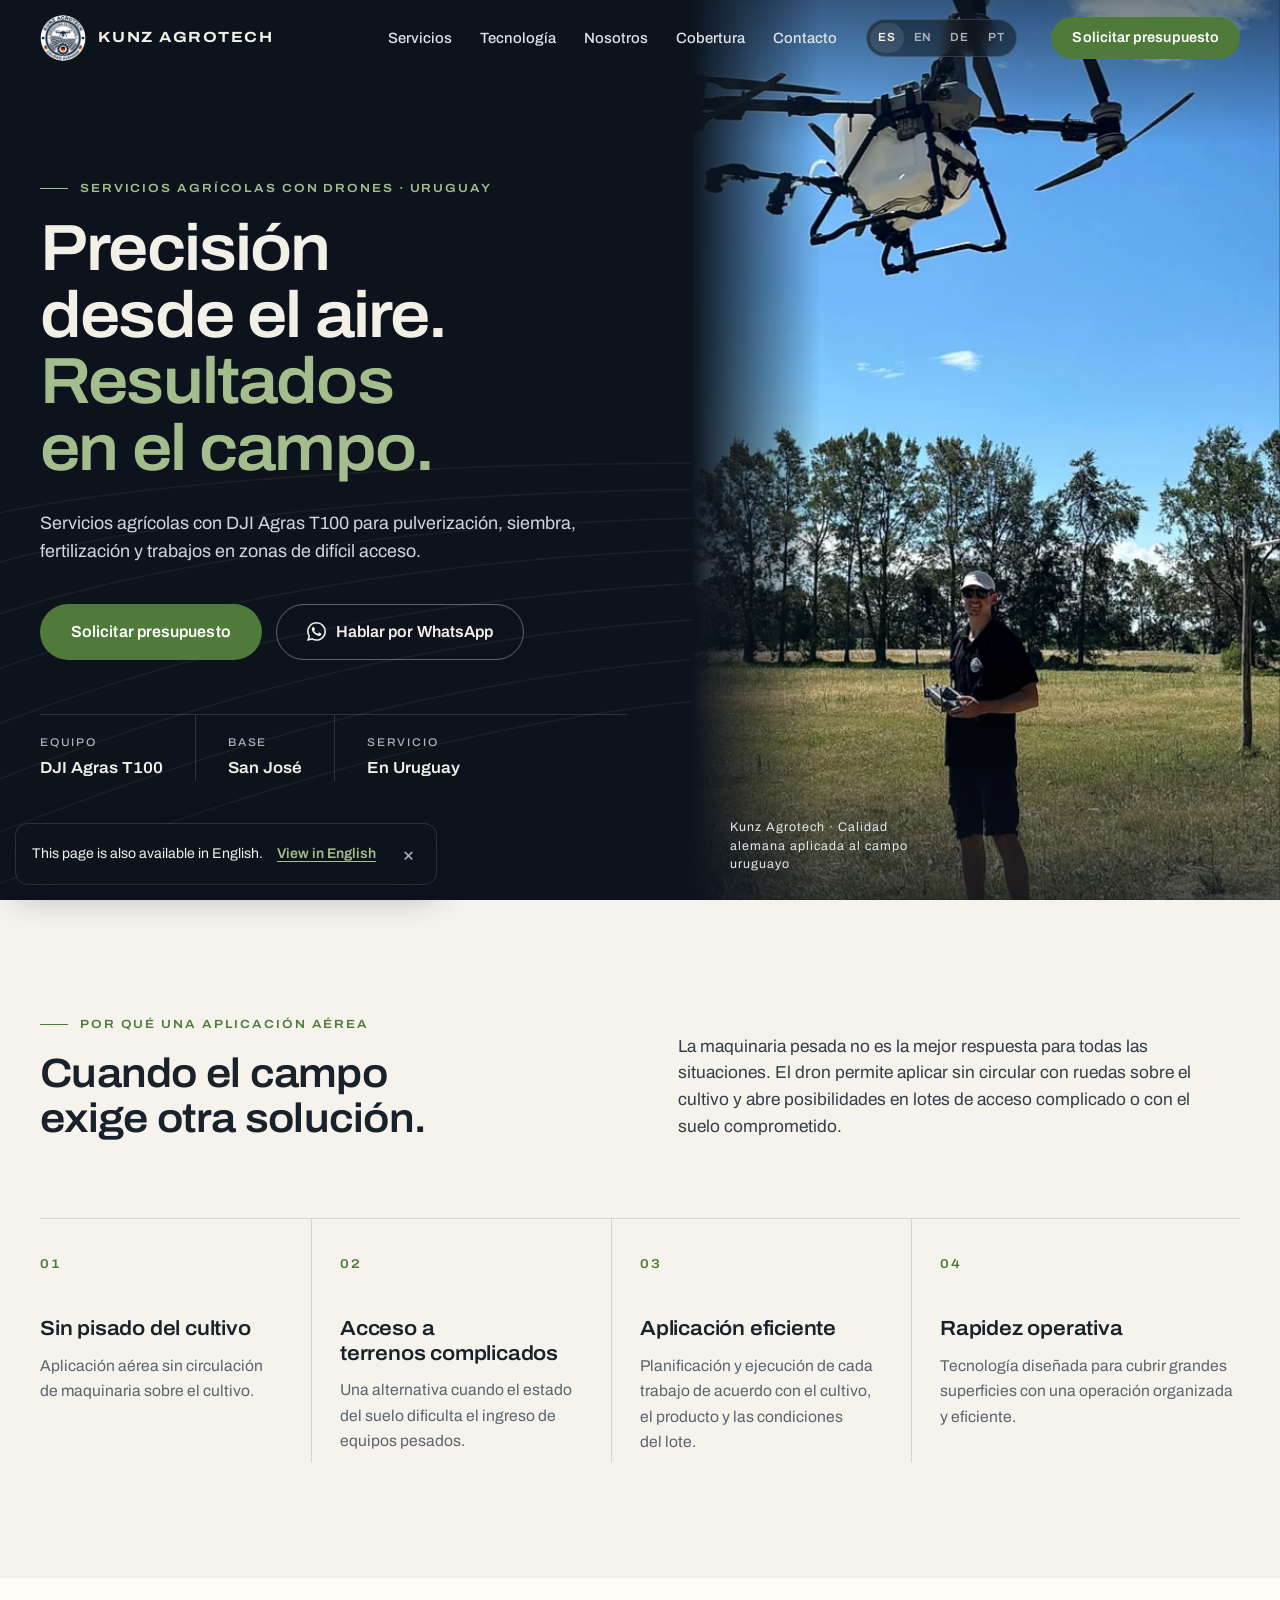
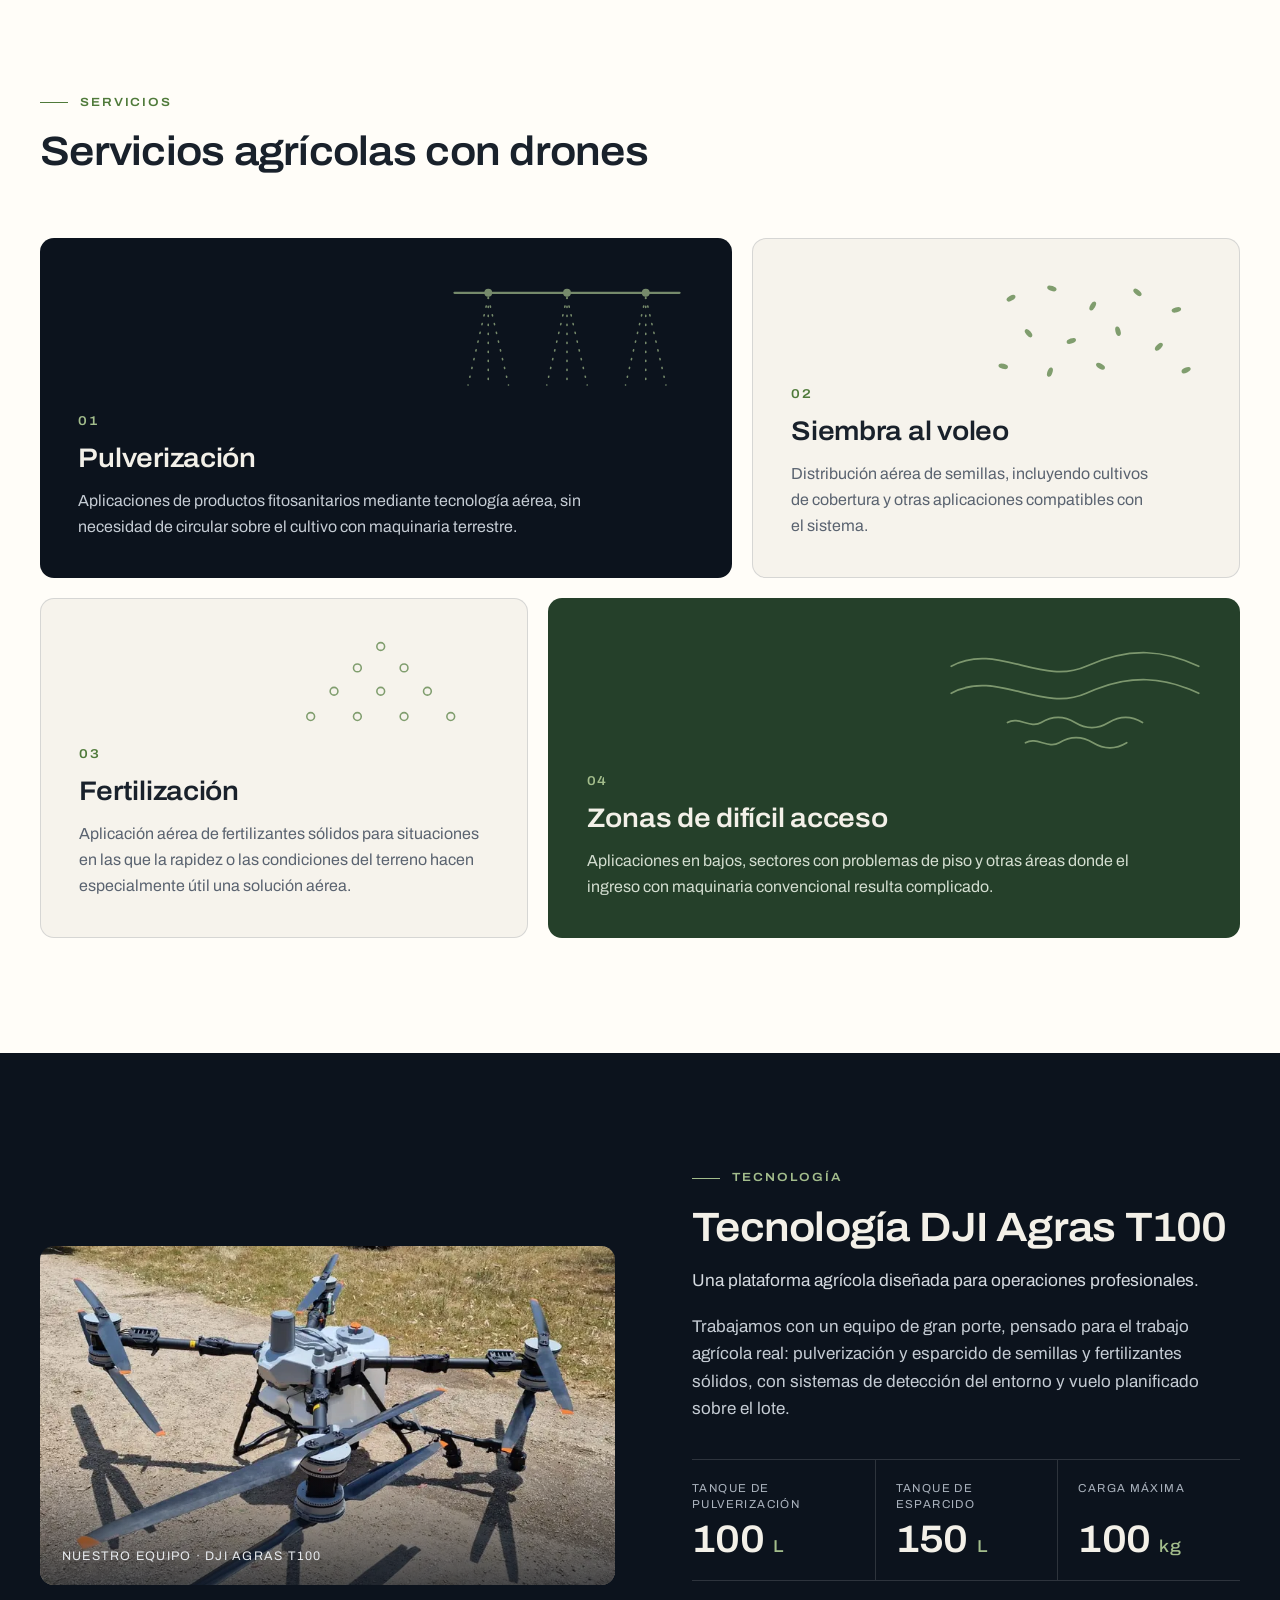
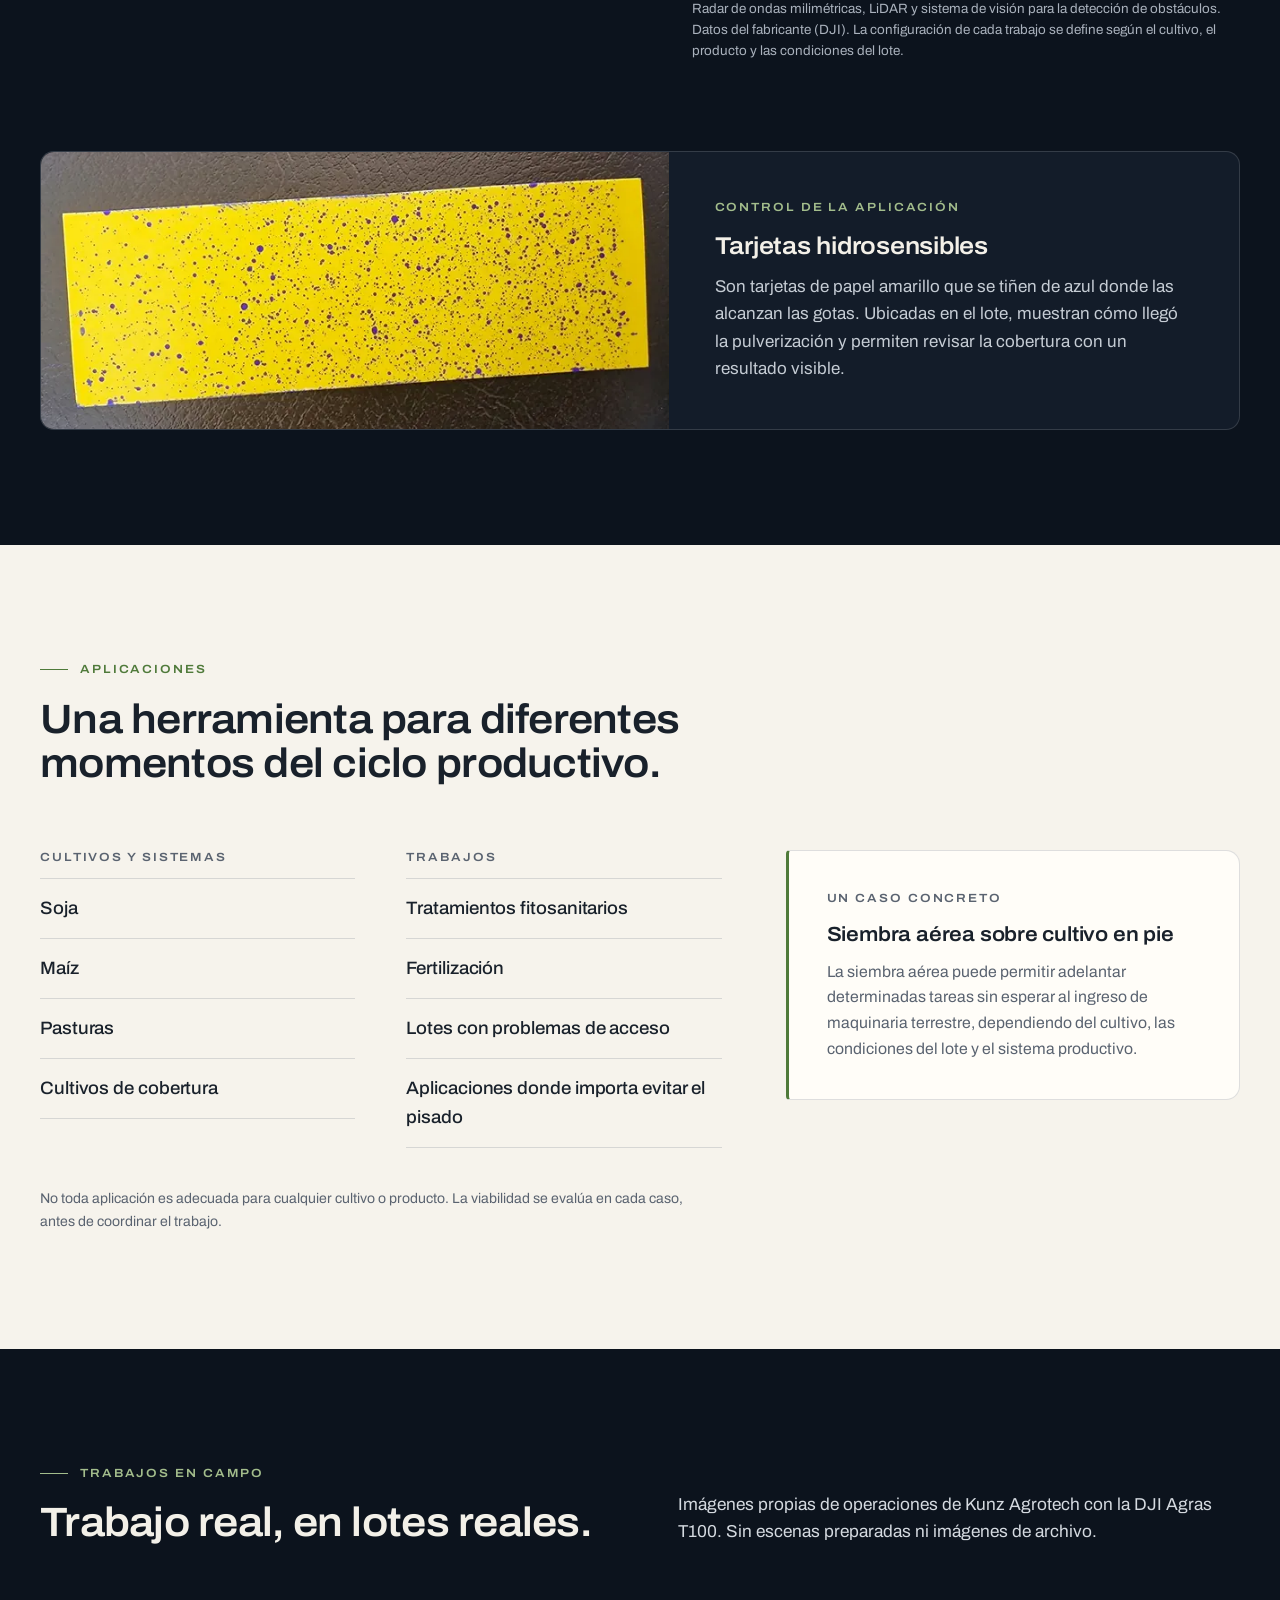
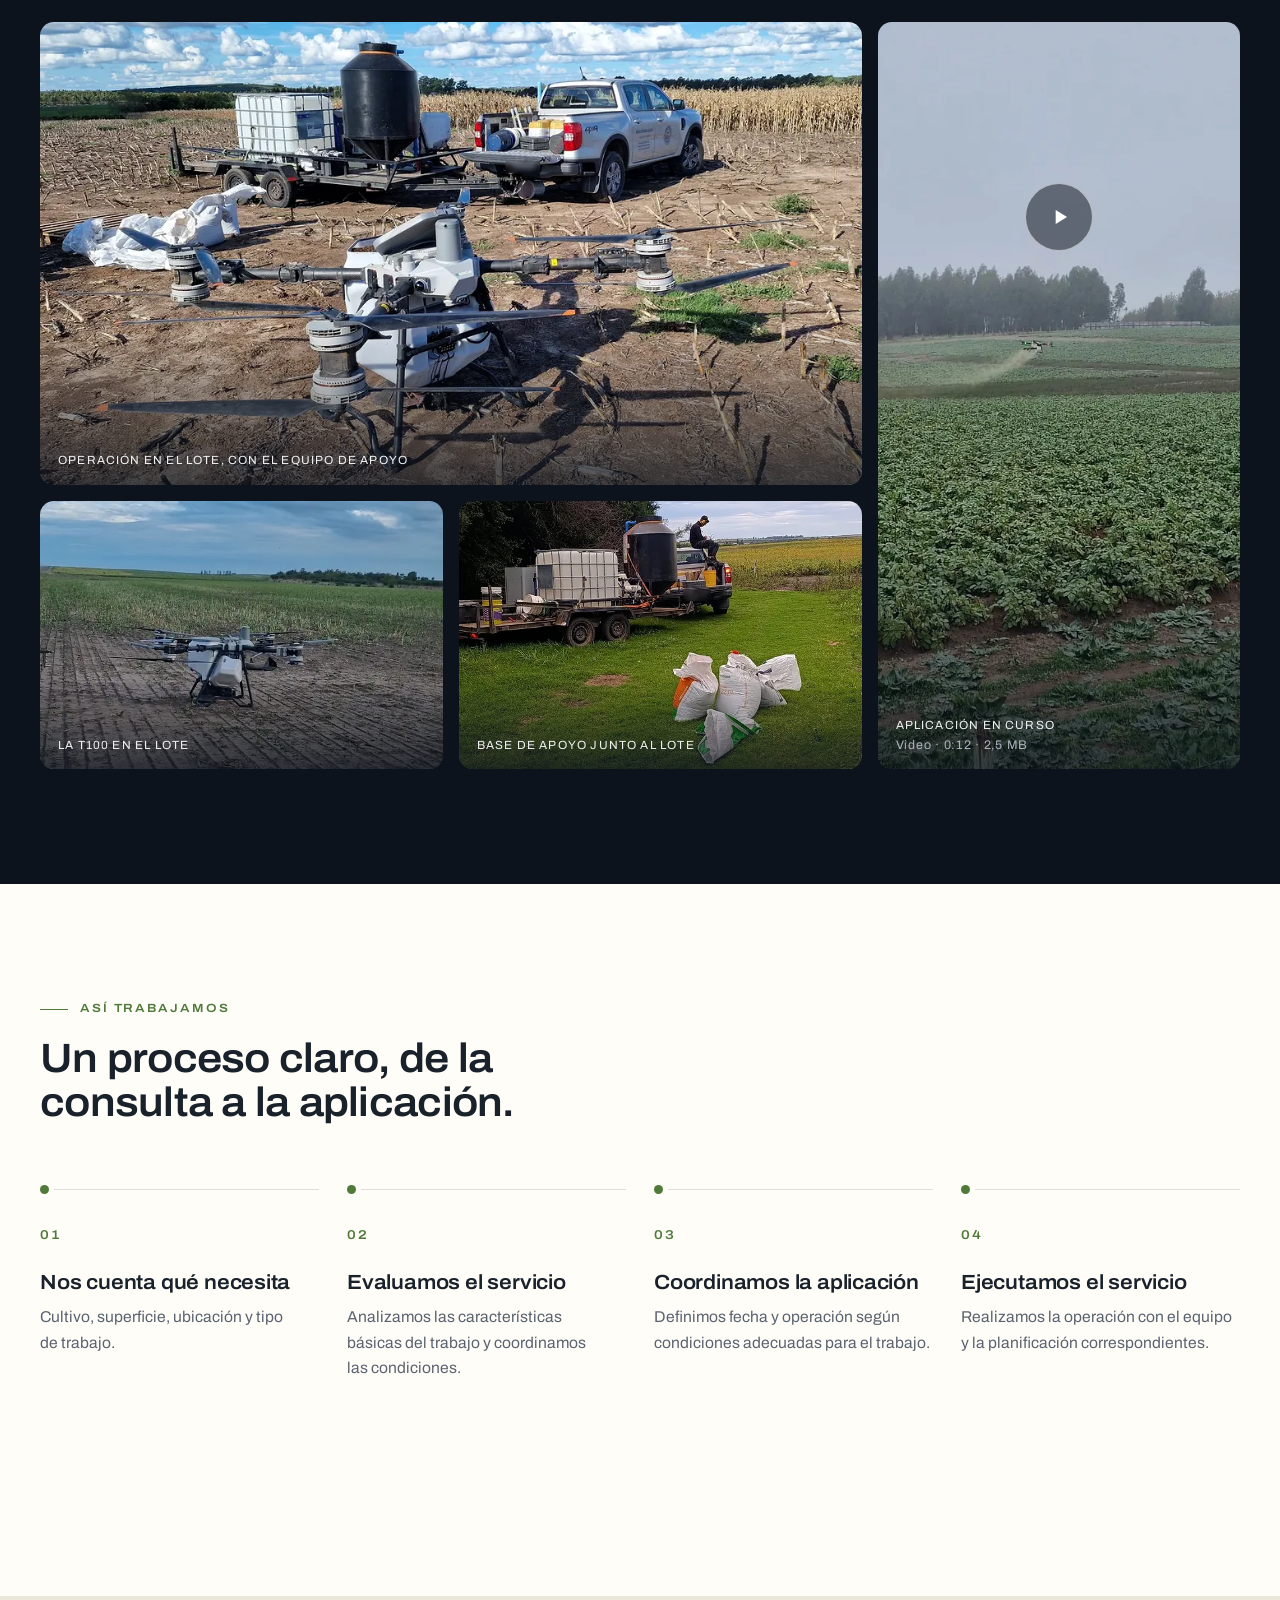
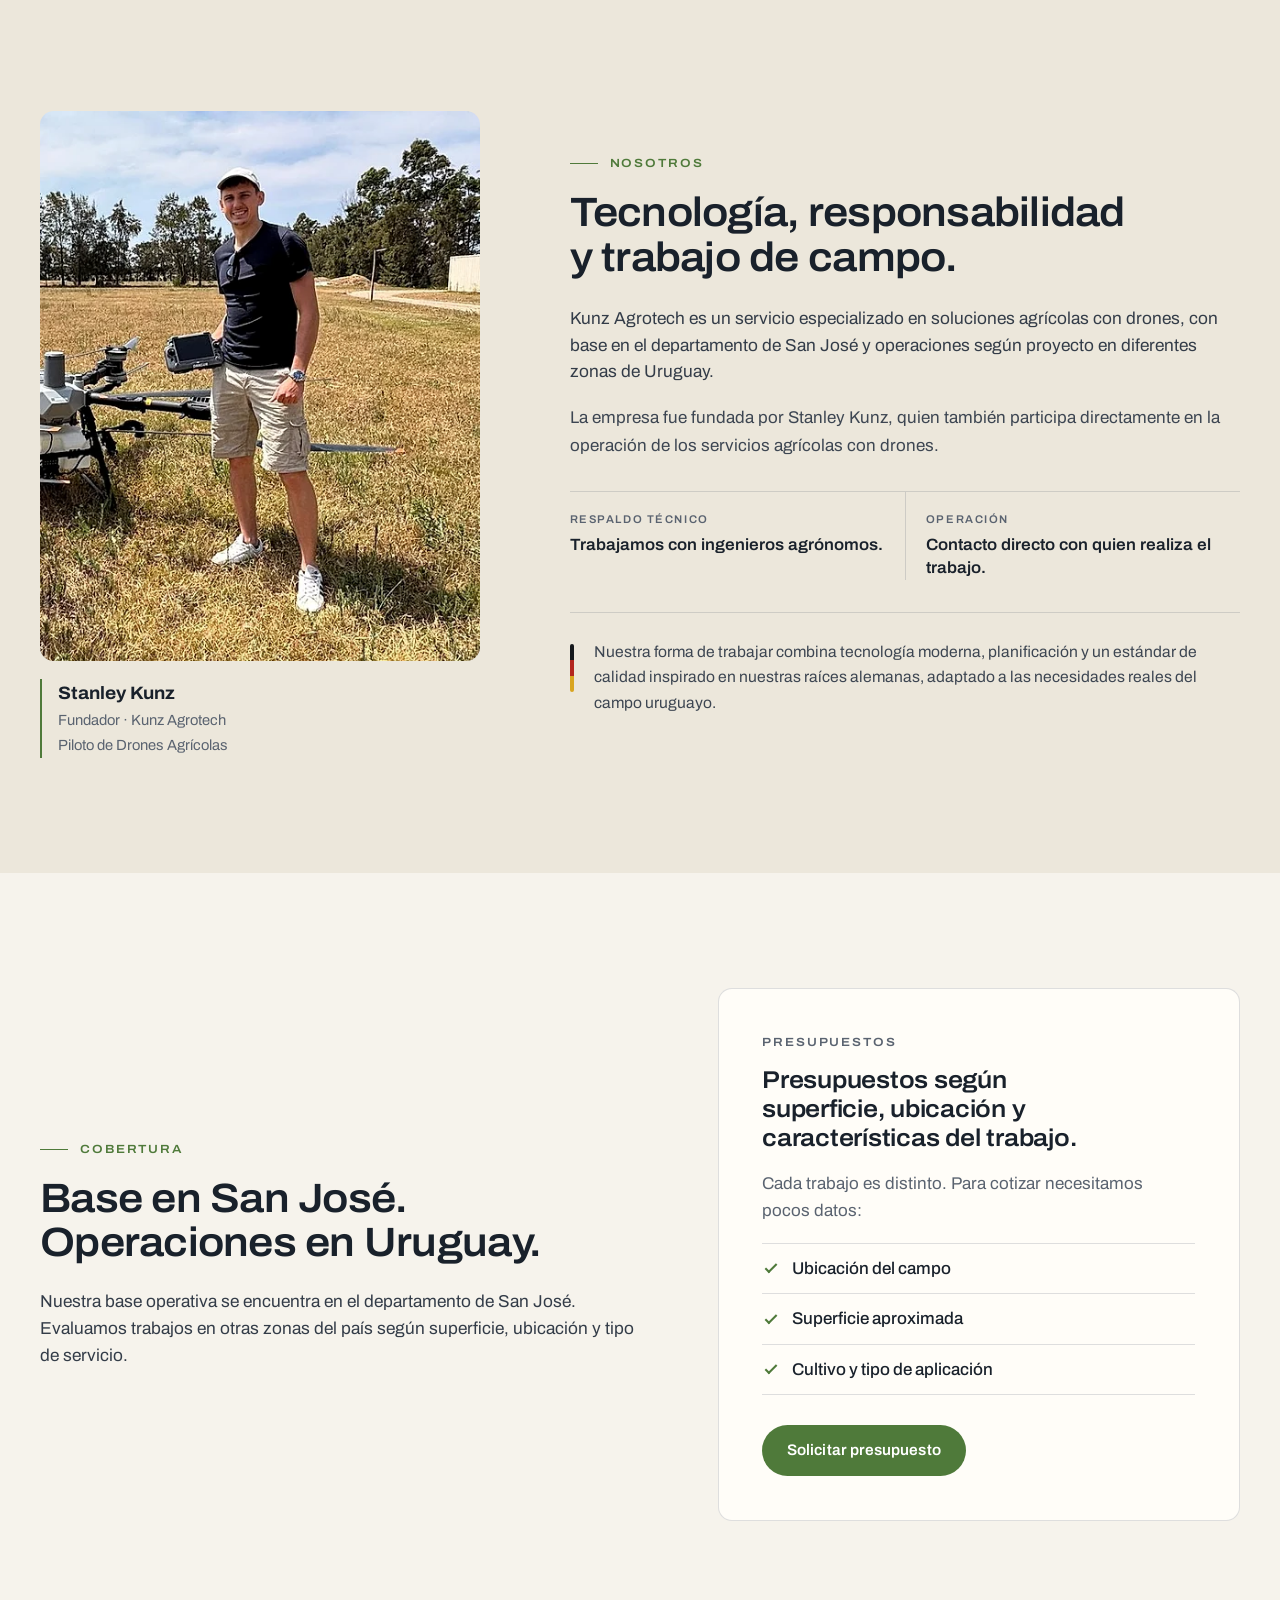
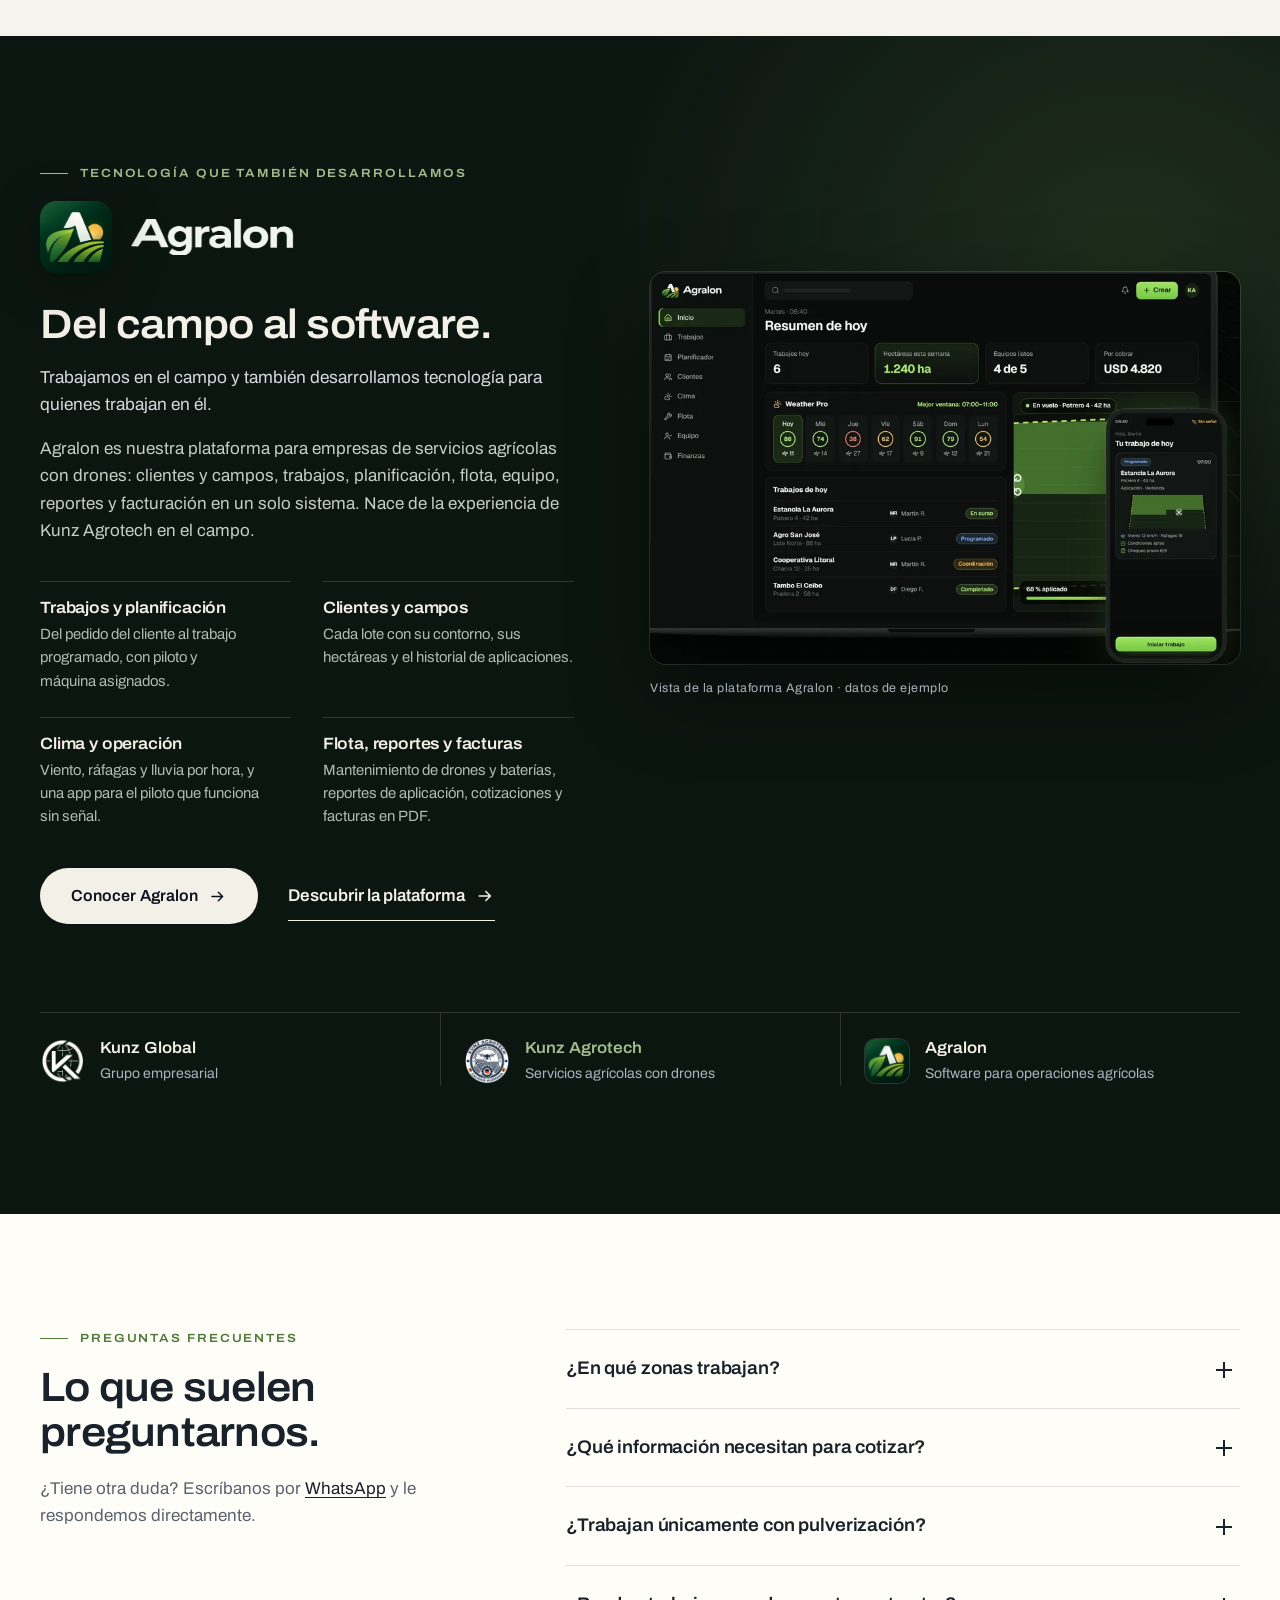
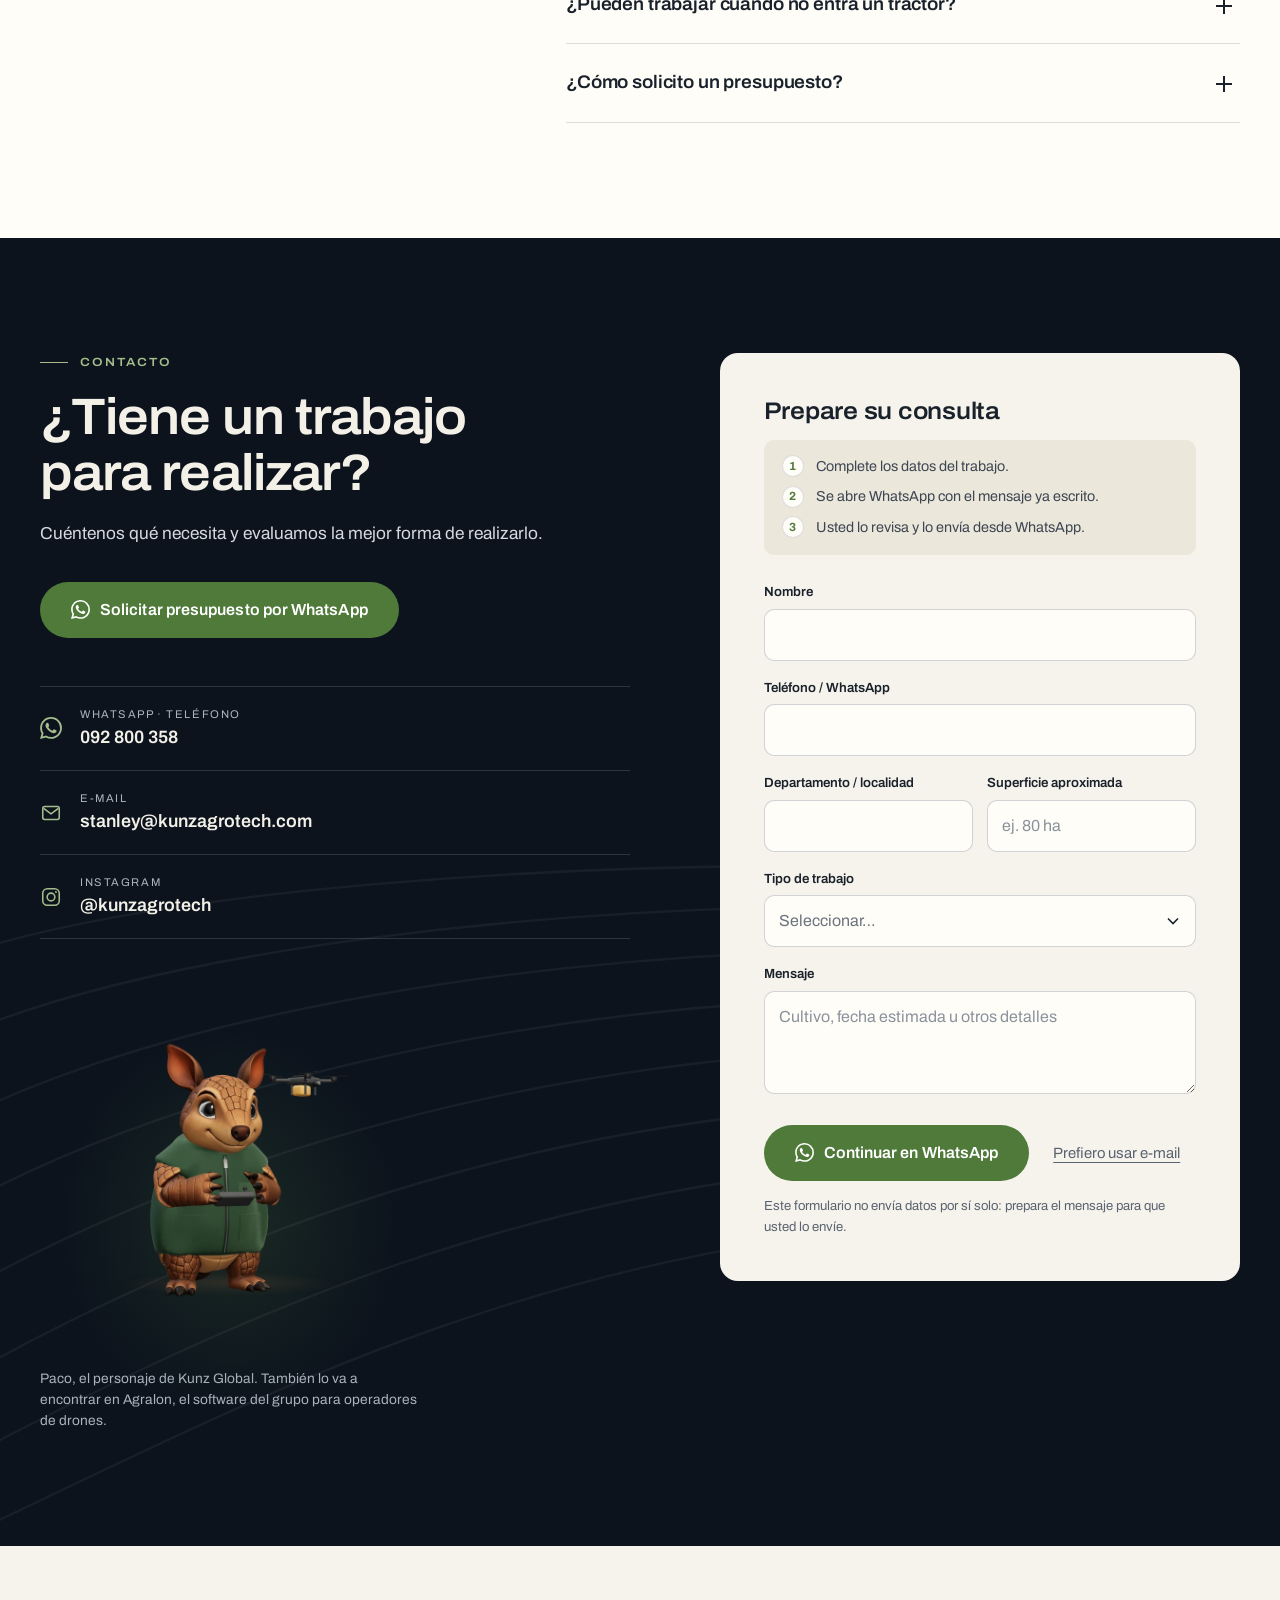
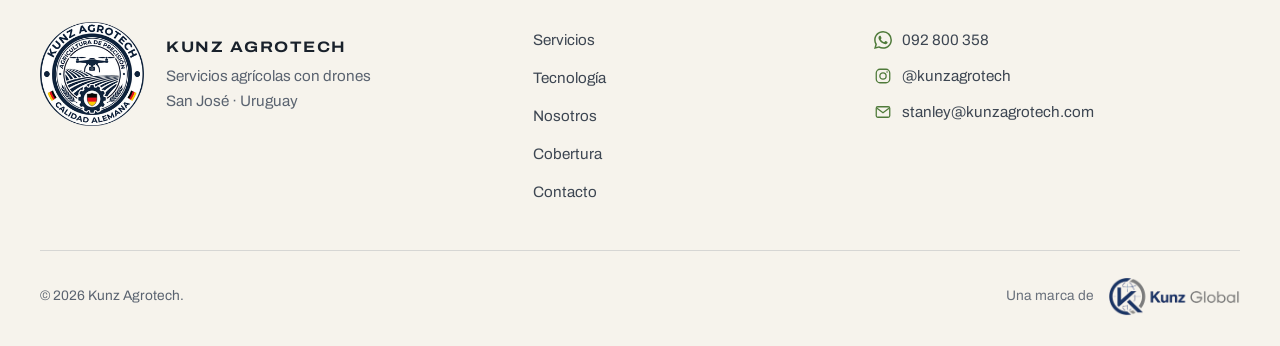
<file: index.html>
<!doctype html>
<html lang="es-UY">
<head>
  <meta charset="utf-8">
  <meta name="viewport" content="width=device-width, initial-scale=1, viewport-fit=cover">
  <title>Kunz Agrotech | Servicios de Drones Agrícolas en Uruguay</title>
  <meta name="description" content="Servicios agrícolas con DJI Agras T100 para pulverización, siembra, fertilización y aplicaciones en zonas de difícil acceso. Base en San José, Uruguay.">
  <link rel="canonical" href="https://kunzagrotech.com/">
  <link rel="alternate" hreflang="es-UY" href="https://kunzagrotech.com/">
  <link rel="alternate" hreflang="en" href="https://kunzagrotech.com/en/">
  <link rel="alternate" hreflang="de" href="https://kunzagrotech.com/de/">
  <link rel="alternate" hreflang="pt-BR" href="https://kunzagrotech.com/pt/">
  <link rel="alternate" hreflang="x-default" href="https://kunzagrotech.com/">
  <meta name="theme-color" content="#0c131d">
  <meta name="format-detection" content="telephone=no">

  <meta property="og:type" content="website">
  <meta property="og:site_name" content="Kunz Agrotech">
  <meta property="og:locale" content="es_UY">
  <meta property="og:locale:alternate" content="en_US">
  <meta property="og:locale:alternate" content="de_DE">
  <meta property="og:locale:alternate" content="pt_BR">
  <meta property="og:url" content="https://kunzagrotech.com/">
  <meta property="og:title" content="Kunz Agrotech | Servicios de Drones Agrícolas en Uruguay">
  <meta property="og:description" content="Pulverización, siembra al voleo, fertilización y trabajos en zonas de difícil acceso con DJI Agras T100. Base en San José, Uruguay.">
  <meta property="og:image" content="https://kunzagrotech.com/assets/img/og-kunz-agrotech.jpg">
  <meta property="og:image:width" content="1200">
  <meta property="og:image:height" content="630">
  <meta property="og:image:alt" content="Stanley Kunz junto al dron agrícola DJI Agras T100 de Kunz Agrotech">
  <meta name="twitter:card" content="summary_large_image">

  <link rel="icon" href="favicon.png" type="image/png" sizes="48x48">
  <link rel="icon" href="assets/img/logo-192.png" type="image/png" sizes="192x192">
  <link rel="apple-touch-icon" href="assets/img/logo-180.png">
  <link rel="manifest" href="site.webmanifest">

  <link rel="preconnect" href="https://fonts.googleapis.com">
  <link rel="preconnect" href="https://fonts.gstatic.com" crossorigin>
  <link href="https://fonts.googleapis.com/css2?family=Archivo:wdth,wght@62..125,300..800&display=swap" rel="stylesheet">
  <link rel="preload" as="image" href="assets/img/hero-900.webp" imagesrcset="assets/img/hero-640.webp 640w, assets/img/hero-900.webp 900w, assets/img/hero-1200.webp 1200w" imagesizes="(max-width: 900px) 100vw, 46vw" type="image/webp">
  <link rel="stylesheet" href="assets/css/site.css">
  <script>document.documentElement.classList.add("js")</script>

  <script type="application/ld+json">
  {
    "@context": "https://schema.org",
    "@graph": [
      {
        "@type": "ProfessionalService",
        "@id": "https://kunzagrotech.com/#empresa",
        "name": "Kunz Agrotech",
        "slogan": "Tecnología agrícola aplicada al campo",
        "description": "Servicios agrícolas con dron DJI Agras T100: pulverización, siembra al voleo, fertilización y aplicaciones en zonas de difícil acceso.",
        "url": "https://kunzagrotech.com/",
        "logo": "https://kunzagrotech.com/assets/img/logo-512.png",
        "image": "https://kunzagrotech.com/assets/img/og-kunz-agrotech.jpg",
        "telephone": "+59892800358",
        "email": "stanley@kunzagrotech.com",
        "address": { "@type": "PostalAddress", "addressRegion": "San José", "addressCountry": "UY" },
        "areaServed": { "@type": "Country", "name": "Uruguay" },
        "founder": { "@type": "Person", "name": "Stanley Kunz", "jobTitle": "Fundador y piloto de drones agrícolas" },
        "parentOrganization": { "@type": "Organization", "name": "Kunz Global", "url": "https://kunzglobal.com/" },
        "sameAs": ["https://instagram.com/kunzagrotech"],
        "contactPoint": {
          "@type": "ContactPoint",
          "contactType": "customer service",
          "telephone": "+59892800358",
          "email": "stanley@kunzagrotech.com",
          "availableLanguage": ["es"]
        },
        "hasOfferCatalog": {
          "@type": "OfferCatalog",
          "name": "Servicios agrícolas con drones",
          "itemListElement": [
            { "@type": "Offer", "itemOffered": { "@type": "Service", "name": "Pulverización con dron", "areaServed": "Uruguay" } },
            { "@type": "Offer", "itemOffered": { "@type": "Service", "name": "Siembra al voleo con dron", "areaServed": "Uruguay" } },
            { "@type": "Offer", "itemOffered": { "@type": "Service", "name": "Fertilización aérea con dron", "areaServed": "Uruguay" } },
            { "@type": "Offer", "itemOffered": { "@type": "Service", "name": "Aplicaciones en zonas de difícil acceso", "areaServed": "Uruguay" } }
          ]
        }
      },
      {
        "@type": "WebSite",
        "@id": "https://kunzagrotech.com/#web",
        "url": "https://kunzagrotech.com/",
        "name": "Kunz Agrotech",
        "inLanguage": "es-UY",
        "publisher": { "@id": "https://kunzagrotech.com/#empresa" }
      },
      {
        "@type": "FAQPage",
        "mainEntity": [
          { "@type": "Question", "name": "¿En qué zonas trabajan?", "acceptedAnswer": { "@type": "Answer", "text": "Nuestra base está en el departamento de San José. Evaluamos trabajos en otros departamentos según la superficie, la ubicación y el tipo de servicio." } },
          { "@type": "Question", "name": "¿Qué información necesitan para cotizar?", "acceptedAnswer": { "@type": "Answer", "text": "Ubicación del campo, superficie aproximada, cultivo y tipo de aplicación. Con esos datos podemos darle una primera respuesta." } },
          { "@type": "Question", "name": "¿Trabajan únicamente con pulverización?", "acceptedAnswer": { "@type": "Answer", "text": "No. Kunz Agrotech también ofrece otros servicios compatibles con la plataforma agrícola, incluyendo siembra al voleo y determinadas aplicaciones de fertilizantes." } },
          { "@type": "Question", "name": "¿Pueden trabajar cuando no entra un tractor?", "acceptedAnswer": { "@type": "Answer", "text": "La aplicación aérea puede ser una alternativa en muchas situaciones con problemas de acceso o condiciones de suelo complicadas. La viabilidad se evalúa para cada trabajo." } },
          { "@type": "Question", "name": "¿Cómo solicito un presupuesto?", "acceptedAnswer": { "@type": "Answer", "text": "Directamente por WhatsApp al 092 800 358 o mediante el formulario de contacto del sitio." } }
        ]
      }
    ]
  }
  </script>
</head>
<body>
  <!--
    DATOS DE CONTACTO
    · WhatsApp / teléfono: 092 800 358  → https://wa.me/59892800358
    · E-mail: stanley@kunzagrotech.com
    · Instagram: @kunzagrotech
    Si cambian: buscar y reemplazar en este archivo, en 404.html y en assets/js/site.js (objeto CONTACT).
  -->
  <svg xmlns="http://www.w3.org/2000/svg" hidden>
    <symbol id="i-wa" viewBox="0 0 24 24"><path fill="currentColor" d="M17.472 14.382c-.297-.149-1.758-.867-2.03-.967-.273-.099-.471-.148-.67.15-.197.297-.767.966-.94 1.164-.173.199-.347.223-.644.075-.297-.15-1.255-.463-2.39-1.475-.883-.788-1.48-1.761-1.653-2.059-.173-.297-.018-.458.13-.606.134-.133.298-.347.446-.52.149-.174.198-.298.298-.497.099-.198.05-.371-.025-.52-.075-.149-.669-1.612-.916-2.207-.242-.579-.487-.5-.669-.51-.173-.008-.371-.01-.57-.01-.198 0-.52.074-.792.372-.272.297-1.04 1.016-1.04 2.479 0 1.462 1.065 2.875 1.213 3.074.149.198 2.096 3.2 5.077 4.487.709.306 1.262.489 1.694.625.712.227 1.36.195 1.871.118.571-.085 1.758-.719 2.006-1.413.248-.694.248-1.289.173-1.413-.074-.124-.272-.198-.57-.347m-5.421 7.403h-.004a9.87 9.87 0 01-5.031-1.378l-.361-.214-3.741.982.998-3.648-.235-.374a9.86 9.86 0 01-1.51-5.26c.001-5.45 4.436-9.884 9.888-9.884 2.64 0 5.122 1.03 6.988 2.898a9.825 9.825 0 012.893 6.994c-.003 5.45-4.437 9.884-9.885 9.884m8.413-18.297A11.815 11.815 0 0012.05 0C5.495 0 .16 5.335.157 11.892c0 2.096.547 4.142 1.588 5.945L.057 24l6.305-1.654a11.882 11.882 0 005.683 1.448h.005c6.554 0 11.89-5.335 11.893-11.893a11.821 11.821 0 00-3.48-8.413z"/></symbol>
    <symbol id="i-ig" viewBox="0 0 24 24"><g fill="none" stroke="currentColor" stroke-width="1.7"><rect x="3" y="3" width="18" height="18" rx="5"/><circle cx="12" cy="12" r="4.2"/></g><circle cx="17.4" cy="6.6" r="1.1" fill="currentColor"/></symbol>
    <symbol id="i-mail" viewBox="0 0 24 24"><g fill="none" stroke="currentColor" stroke-width="1.7" stroke-linejoin="round"><rect x="3" y="5" width="18" height="14" rx="2"/><path d="m4 7 8 6 8-6"/></g></symbol>
    <symbol id="i-arrow" viewBox="0 0 24 24"><path d="M5 12h13m-5-5.5 5.5 5.5-5.5 5.5" fill="none" stroke="currentColor" stroke-width="1.8" stroke-linecap="round" stroke-linejoin="round"/></symbol>
    <symbol id="furrows" viewBox="0 0 800 400" preserveAspectRatio="none"><g fill="none" stroke="currentColor" stroke-width="1.2"><path d="M-20 392C210 330 470 250 830 236"/><path d="M-20 352C200 286 470 214 830 204"/><path d="M-20 310C190 244 470 180 830 174"/><path d="M-20 266C180 204 470 150 830 146"/><path d="M-20 222C170 166 470 122 830 120"/><path d="M-20 178C160 130 470 96 830 96"/><path d="M-20 136C150 98 470 72 830 74"/><path d="M-20 96C140 68 470 50 830 54"/></g></symbol>
  </svg>

  <a class="skip" href="#contenido">Saltar al contenido</a>

  <header class="header" id="top">
    <div class="header__inner">
      <a class="brand" href="#top" aria-label="Kunz Agrotech, inicio">
        <img src="assets/img/logo-96.png" width="46" height="46" alt="">
        <span class="brand__name">Kunz Agrotech</span>
      </a>
      <nav class="nav" id="menu" aria-label="Principal">
        <a href="#servicios">Servicios</a>
        <a href="#tecnologia">Tecnología</a>
        <a href="#nosotros">Nosotros</a>
        <a href="#cobertura">Cobertura</a>
        <a href="#contacto">Contacto</a>
        <div class="lang" role="group" aria-label="Idioma">
          <a href="/" hreflang="es-UY" lang="es" title="Español" data-lang="es" aria-current="page">ES</a>
          <a href="/en/" hreflang="en" lang="en" title="English" data-lang="en">EN</a>
          <a href="/de/" hreflang="de" lang="de" title="Deutsch" data-lang="de">DE</a>
          <a href="/pt/" hreflang="pt-BR" lang="pt-BR" title="Português" data-lang="pt">PT</a>
        </div>
        <a class="btn btn--primary nav__cta" href="#contacto">Solicitar presupuesto</a>
      </nav>
      <button class="burger" type="button" aria-expanded="false" aria-controls="menu" aria-label="Abrir menú"><span></span><span></span></button>
    </div>
  </header>

  <main id="contenido">

    <!-- HERO -->
    <section class="hero">
      <svg class="hero__furrows" aria-hidden="true"><use href="#furrows"/></svg>
      <div class="hero__text">
        <p class="eyebrow eyebrow--light">Servicios agrícolas con drones · Uruguay</p>
        <h1>Precisión desde el aire. <span>Resultados en el campo.</span></h1>
        <p class="hero__lead">Servicios agrícolas con DJI Agras T100 para pulverización, siembra, fertilización y trabajos en zonas de difícil acceso.</p>
        <div class="hero__cta">
          <a class="btn btn--primary btn--lg" href="#contacto">Solicitar presupuesto</a>
          <a class="btn btn--ghost btn--lg" href="https://wa.me/59892800358?text=Hola%2C%20quisiera%20consultar%20por%20un%20servicio%20agr%C3%ADcola%20con%20dron." target="_blank" rel="noopener"><svg aria-hidden="true"><use href="#i-wa"/></svg>Hablar por WhatsApp</a>
        </div>
        <ul class="hero__facts">
          <li><span>Equipo</span>DJI Agras T100</li>
          <li><span>Base</span>San José</li>
          <li><span>Servicio</span>En Uruguay</li>
        </ul>
      </div>
      <figure class="hero__media">
        <picture>
          <source type="image/webp" srcset="assets/img/hero-640.webp 640w, assets/img/hero-900.webp 900w, assets/img/hero-1200.webp 1200w" sizes="(max-width: 900px) 100vw, 46vw">
          <img src="assets/img/hero-900.jpg" srcset="assets/img/hero-640.jpg 640w, assets/img/hero-900.jpg 900w, assets/img/hero-1200.jpg 1200w" sizes="(max-width: 900px) 100vw, 46vw" width="1200" height="1600" alt="Stanley Kunz, fundador de Kunz Agrotech, opera con el control remoto el dron agrícola DJI Agras T100 en vuelo sobre un campo" fetchpriority="high" decoding="async">
        </picture>
        <figcaption>Kunz Agrotech · Calidad alemana aplicada al campo uruguayo</figcaption>
      </figure>
    </section>

    <!-- VALOR -->
    <section class="section value" id="ventajas">
      <div class="wrap">
        <div class="split-head reveal">
          <div>
            <p class="eyebrow">Por qué una aplicación aérea</p>
            <h2>Cuando el campo exige otra solución.</h2>
          </div>
          <p class="lead">La maquinaria pesada no es la mejor respuesta para todas las situaciones. El dron permite aplicar sin circular con ruedas sobre el cultivo y abre posibilidades en lotes de acceso complicado o con el suelo comprometido.</p>
        </div>
        <ol class="value__grid">
          <li class="reveal"><span class="num">01</span><h3>Sin pisado del cultivo</h3><p>Aplicación aérea sin circulación de maquinaria sobre el cultivo.</p></li>
          <li class="reveal"><span class="num">02</span><h3>Acceso a terrenos complicados</h3><p>Una alternativa cuando el estado del suelo dificulta el ingreso de equipos pesados.</p></li>
          <li class="reveal"><span class="num">03</span><h3>Aplicación eficiente</h3><p>Planificación y ejecución de cada trabajo de acuerdo con el cultivo, el producto y las condiciones del lote.</p></li>
          <li class="reveal"><span class="num">04</span><h3>Rapidez operativa</h3><p>Tecnología diseñada para cubrir grandes superficies con una operación organizada y eficiente.</p></li>
        </ol>
      </div>
    </section>

    <!-- SERVICIOS -->
    <section class="section services" id="servicios">
      <div class="wrap">
        <div class="section-head reveal">
          <p class="eyebrow">Servicios</p>
          <h2>Servicios agrícolas con drones</h2>
        </div>
        <div class="services__grid">
          <article class="svc svc--ink svc--wide reveal">
            <svg class="svc__art" viewBox="0 0 240 120" aria-hidden="true"><g fill="none" stroke="currentColor" stroke-linecap="round"><path d="M20 22h200" stroke-width="2"/><g stroke-width="1.4" stroke-dasharray="1 7"><path d="M50 26 32 104M50 26v78M50 26l18 78"/><path d="M120 26l-18 78M120 26v78M120 26l18 78"/><path d="M190 26l-18 78M190 26v78M190 26l18 78"/></g></g><g fill="currentColor"><circle cx="50" cy="22" r="3.5"/><circle cx="120" cy="22" r="3.5"/><circle cx="190" cy="22" r="3.5"/></g></svg>
            <span class="num">01</span>
            <h3>Pulverización</h3>
            <p>Aplicaciones de productos fitosanitarios mediante tecnología aérea, sin necesidad de circular sobre el cultivo con maquinaria terrestre.</p>
          </article>
          <article class="svc svc--paper reveal">
            <svg class="svc__art" viewBox="0 0 240 120" aria-hidden="true"><g fill="currentColor"><ellipse cx="36" cy="30" rx="5" ry="2.6" transform="rotate(-30 36 30)"/><ellipse cx="78" cy="20" rx="5" ry="2.6" transform="rotate(20 78 20)"/><ellipse cx="120" cy="38" rx="5" ry="2.6" transform="rotate(-60 120 38)"/><ellipse cx="166" cy="24" rx="5" ry="2.6" transform="rotate(40 166 24)"/><ellipse cx="206" cy="42" rx="5" ry="2.6" transform="rotate(-15 206 42)"/><ellipse cx="54" cy="66" rx="5" ry="2.6" transform="rotate(50 54 66)"/><ellipse cx="98" cy="74" rx="5" ry="2.6" transform="rotate(-20 98 74)"/><ellipse cx="146" cy="64" rx="5" ry="2.6" transform="rotate(75 146 64)"/><ellipse cx="188" cy="80" rx="5" ry="2.6" transform="rotate(-45 188 80)"/><ellipse cx="28" cy="100" rx="5" ry="2.6" transform="rotate(15 28 100)"/><ellipse cx="76" cy="106" rx="5" ry="2.6" transform="rotate(-70 76 106)"/><ellipse cx="128" cy="100" rx="5" ry="2.6" transform="rotate(30 128 100)"/><ellipse cx="216" cy="104" rx="5" ry="2.6" transform="rotate(-25 216 104)"/></g></svg>
            <span class="num">02</span>
            <h3>Siembra al voleo</h3>
            <p>Distribución aérea de semillas, incluyendo cultivos de cobertura y otras aplicaciones compatibles con el sistema.</p>
          </article>
          <article class="svc svc--paper reveal">
            <svg class="svc__art" viewBox="0 0 240 120" aria-hidden="true"><g fill="none" stroke="currentColor" stroke-width="1.6"><circle cx="120" cy="18" r="4"/><circle cx="96" cy="40" r="4"/><circle cx="144" cy="40" r="4"/><circle cx="72" cy="64" r="4"/><circle cx="120" cy="64" r="4"/><circle cx="168" cy="64" r="4"/><circle cx="48" cy="90" r="4"/><circle cx="96" cy="90" r="4"/><circle cx="144" cy="90" r="4"/><circle cx="192" cy="90" r="4"/></g></svg>
            <span class="num">03</span>
            <h3>Fertilización</h3>
            <p>Aplicación aérea de fertilizantes sólidos para situaciones en las que la rapidez o las condiciones del terreno hacen especialmente útil una solución aérea.</p>
          </article>
          <article class="svc svc--green svc--wide reveal">
            <svg class="svc__art" viewBox="0 0 240 120" aria-hidden="true"><g fill="none" stroke="currentColor" stroke-width="1.5" stroke-linecap="round"><path d="M10 34c40-22 80 18 120 0s70-14 100 0"/><path d="M10 58c40-22 80 18 120 0s70-14 100 0"/><path d="M60 84c10-6 20 6 30 0s20-6 30 0 20 6 30 0 20-6 30 0"/><path d="M76 102c10-6 20 6 30 0s20-6 30 0 20 6 30 0"/></g></svg>
            <span class="num">04</span>
            <h3>Zonas de difícil acceso</h3>
            <p>Aplicaciones en bajos, sectores con problemas de piso y otras áreas donde el ingreso con maquinaria convencional resulta complicado.</p>
          </article>
        </div>
      </div>
    </section>

    <!-- TECNOLOGÍA -->
    <section class="section tech" id="tecnologia">
      <div class="wrap tech__grid">
        <figure class="tech__media reveal">
          <picture>
            <source type="image/webp" srcset="assets/img/t100-800.webp 800w, assets/img/t100-1200.webp 1200w" sizes="(max-width: 900px) 92vw, 620px">
            <img src="assets/img/t100-800.jpg" srcset="assets/img/t100-800.jpg 800w, assets/img/t100-1200.jpg 1200w" sizes="(max-width: 900px) 92vw, 620px" width="1200" height="707" loading="lazy" decoding="async" alt="Dron agrícola DJI Agras T100 de Kunz Agrotech con los brazos desplegados, listo para operar">
          </picture>
          <figcaption>Nuestro equipo · DJI Agras T100</figcaption>
        </figure>
        <div class="tech__text reveal">
          <p class="eyebrow eyebrow--light">Tecnología</p>
          <h2>Tecnología DJI Agras T100</h2>
          <p class="lead lead--light">Una plataforma agrícola diseñada para operaciones profesionales.</p>
          <p>Trabajamos con un equipo de gran porte, pensado para el trabajo agrícola real: pulverización y esparcido de semillas y fertilizantes sólidos, con sistemas de detección del entorno y vuelo planificado sobre el lote.</p>
          <dl class="specs">
            <div><dt>Tanque de pulverización</dt><dd>100 <small>L</small></dd></div>
            <div><dt>Tanque de esparcido</dt><dd>150 <small>L</small></dd></div>
            <div><dt>Carga máxima</dt><dd>100 <small>kg</small></dd></div>
          </dl>
          <p class="note">Radar de ondas milimétricas, LiDAR y sistema de visión para la detección de obstáculos. Datos del fabricante (DJI). La configuración de cada trabajo se define según el cultivo, el producto y las condiciones del lote.</p>
        </div>
      </div>
      <div class="wrap">
        <div class="control reveal">
          <figure class="control__media">
            <picture>
              <source type="image/webp" srcset="assets/img/card-700.webp 700w, assets/img/card-1100.webp 1100w" sizes="(max-width: 900px) 92vw, 560px">
              <img src="assets/img/card-700.jpg" srcset="assets/img/card-700.jpg 700w, assets/img/card-1100.jpg 1100w" sizes="(max-width: 900px) 92vw, 560px" width="1100" height="499" loading="lazy" decoding="async" alt="Tarjeta hidrosensible amarilla con impactos azules de gotas de pulverización">
            </picture>
          </figure>
          <div class="control__text">
            <p class="label">Control de la aplicación</p>
            <h3>Tarjetas hidrosensibles</h3>
            <p>Son tarjetas de papel amarillo que se tiñen de azul donde las alcanzan las gotas. Ubicadas en el lote, muestran cómo llegó la pulverización y permiten revisar la cobertura con un resultado visible.</p>
          </div>
        </div>
      </div>
    </section>

    <!-- APLICACIONES -->
    <section class="section uses" id="aplicaciones">
      <div class="wrap">
        <div class="section-head reveal">
          <p class="eyebrow">Aplicaciones</p>
          <h2>Una herramienta para diferentes momentos del ciclo productivo.</h2>
        </div>
        <div class="uses__grid">
          <div class="uses__lists reveal">
            <div>
              <h3 class="label">Cultivos y sistemas</h3>
              <ul class="plain-list">
                <li>Soja</li>
                <li>Maíz</li>
                <li>Pasturas</li>
                <li>Cultivos de cobertura</li>
              </ul>
            </div>
            <div>
              <h3 class="label">Trabajos</h3>
              <ul class="plain-list">
                <li>Tratamientos fitosanitarios</li>
                <li>Fertilización</li>
                <li>Lotes con problemas de acceso</li>
                <li>Aplicaciones donde importa evitar el pisado</li>
              </ul>
            </div>
          </div>
          <aside class="case reveal">
            <p class="label">Un caso concreto</p>
            <h3>Siembra aérea sobre cultivo en pie</h3>
            <p>La siembra aérea puede permitir adelantar determinadas tareas sin esperar al ingreso de maquinaria terrestre, dependiendo del cultivo, las condiciones del lote y el sistema productivo.</p>
          </aside>
        </div>
        <p class="footnote reveal">No toda aplicación es adecuada para cualquier cultivo o producto. La viabilidad se evalúa en cada caso, antes de coordinar el trabajo.</p>
      </div>
    </section>

    <!-- TRABAJOS EN CAMPO: solo material propio. Kennzeichen unkenntlich, Metadaten entfernt (scripts/build-images.mjs). -->
    <section class="section field" id="campo">
      <div class="wrap">
        <div class="split-head reveal">
          <div>
            <p class="eyebrow eyebrow--light">Trabajos en campo</p>
            <h2>Trabajo real, en lotes reales.</h2>
          </div>
          <p class="lead lead--light">Imágenes propias de operaciones de Kunz Agrotech con la DJI Agras T100. Sin escenas preparadas ni imágenes de archivo.</p>
        </div>
        <div class="field__grid">
          <figure class="field__item field__item--lead reveal">
            <picture>
              <source type="image/webp" srcset="assets/img/campo-operacion-1000.webp 1000w, assets/img/campo-operacion-1600.webp 1600w" sizes="(max-width: 900px) 92vw, 780px">
              <img src="assets/img/campo-operacion-1000.jpg" srcset="assets/img/campo-operacion-1000.jpg 1000w, assets/img/campo-operacion-1600.jpg 1600w" sizes="(max-width: 900px) 92vw, 780px" width="1600" height="900" loading="lazy" decoding="async" alt="DJI Agras T100 en un lote de rastrojo, con el tráiler y la camioneta de apoyo detrás">
            </picture>
            <figcaption>Operación en el lote, con el equipo de apoyo</figcaption>
          </figure>
          <figure class="field__item field__item--a reveal">
            <picture>
              <source type="image/webp" srcset="assets/img/campo-t100-600.webp 600w, assets/img/campo-t100-900.webp 900w" sizes="(max-width: 900px) 46vw, 380px">
              <img src="assets/img/campo-t100-600.jpg" srcset="assets/img/campo-t100-600.jpg 600w, assets/img/campo-t100-900.jpg 900w" sizes="(max-width: 900px) 46vw, 380px" width="900" height="600" loading="lazy" decoding="async" alt="DJI Agras T100 sobre un lote con surcos">
            </picture>
            <figcaption>La T100 en el lote</figcaption>
          </figure>
          <figure class="field__item field__item--b reveal">
            <picture>
              <source type="image/webp" srcset="assets/img/campo-base-600.webp 600w, assets/img/campo-base-900.webp 900w" sizes="(max-width: 900px) 46vw, 380px">
              <img src="assets/img/campo-base-600.jpg" srcset="assets/img/campo-base-600.jpg 600w, assets/img/campo-base-900.jpg 900w" sizes="(max-width: 900px) 46vw, 380px" width="900" height="600" loading="lazy" decoding="async" alt="Base de apoyo junto al lote: tráiler con tanques, camioneta y bolsas de semilla sobre el pasto">
            </picture>
            <figcaption>Base de apoyo junto al lote</figcaption>
          </figure>
          <figure class="field__video reveal">
            <div class="field__player" data-src="assets/video/aplicacion-720.mp4">
              <picture>
                <source type="image/webp" srcset="assets/img/campo-video-poster-480.webp 480w, assets/img/campo-video-poster-720.webp 720w" sizes="(max-width: 900px) 92vw, 380px">
                <img src="assets/img/campo-video-poster-480.jpg" srcset="assets/img/campo-video-poster-480.jpg 480w, assets/img/campo-video-poster-720.jpg 720w" sizes="(max-width: 900px) 92vw, 380px" width="720" height="1547" loading="lazy" decoding="async" alt="DJI Agras T100 aplicando sobre un cultivo en una mañana con niebla">
              </picture>
              <button class="field__play" type="button" aria-label="Reproducir video: aplicación en curso, 12 segundos, sin sonido">
                <svg viewBox="0 0 24 24" aria-hidden="true"><path d="M8 5.5v13l10.5-6.5z" fill="currentColor"/></svg>
              </button>
            </div>
            <figcaption>Aplicación en curso <span>Video · 0:12 · 2,5 MB</span></figcaption>
          </figure>
        </div>
      </div>
    </section>

    <!-- PROCESO -->
    <section class="section process" id="proceso">
      <div class="wrap">
        <div class="section-head reveal">
          <p class="eyebrow">Así trabajamos</p>
          <h2>Un proceso claro, de la consulta a la aplicación.</h2>
        </div>
        <ol class="steps">
          <li class="reveal"><span class="num">01</span><h3>Nos cuenta qué necesita</h3><p>Cultivo, superficie, ubicación y tipo de trabajo.</p></li>
          <li class="reveal"><span class="num">02</span><h3>Evaluamos el servicio</h3><p>Analizamos las características básicas del trabajo y coordinamos las condiciones.</p></li>
          <li class="reveal"><span class="num">03</span><h3>Coordinamos la aplicación</h3><p>Definimos fecha y operación según condiciones adecuadas para el trabajo.</p></li>
          <li class="reveal"><span class="num">04</span><h3>Ejecutamos el servicio</h3><p>Realizamos la operación con el equipo y la planificación correspondientes.</p></li>
        </ol>
        <p class="process__cta reveal"><a class="link-arrow" href="https://wa.me/59892800358?text=Hola%2C%20quisiera%20consultar%20por%20un%20servicio%20agr%C3%ADcola%20con%20dron." target="_blank" rel="noopener">Consultar un trabajo <svg aria-hidden="true"><use href="#i-arrow"/></svg></a></p>
      </div>
    </section>

    <!-- NOSOTROS -->
    <section class="section about" id="nosotros">
      <div class="wrap about__grid">
        <figure class="about__media reveal">
          <picture>
            <source type="image/webp" srcset="assets/img/about-480.webp 480w, assets/img/about-700.webp 700w" sizes="(max-width: 900px) 92vw, 440px">
            <img src="assets/img/about-700.jpg" srcset="assets/img/about-480.jpg 480w, assets/img/about-700.jpg 700w" sizes="(max-width: 900px) 92vw, 440px" width="700" height="875" loading="lazy" decoding="async" alt="Stanley Kunz con el control remoto del DJI Agras T100">
          </picture>
          <figcaption>
            <strong>Stanley Kunz</strong>
            <span>Fundador · Kunz Agrotech</span>
            <span>Piloto de Drones Agrícolas</span>
          </figcaption>
        </figure>
        <div class="about__text reveal">
          <p class="eyebrow">Nosotros</p>
          <h2>Tecnología, responsabilidad y trabajo de campo.</h2>
          <p class="lead">Kunz Agrotech es un servicio especializado en soluciones agrícolas con drones, con base en el departamento de San José y operaciones según proyecto en diferentes zonas de Uruguay.</p>
          <p>La empresa fue fundada por Stanley Kunz, quien también participa directamente en la operación de los servicios agrícolas con drones.</p>
          <dl class="about__facts">
            <div>
              <dt>Respaldo técnico</dt>
              <dd>Trabajamos con ingenieros agrónomos.</dd>
            </div>
            <div>
              <dt>Operación</dt>
              <dd>Contacto directo con quien realiza el trabajo.</dd>
            </div>
          </dl>
          <div class="roots">
            <span class="roots__flag" aria-hidden="true"><i></i><i></i><i></i></span>
            <p>Nuestra forma de trabajar combina tecnología moderna, planificación y un estándar de calidad inspirado en nuestras raíces alemanas, adaptado a las necesidades reales del campo uruguayo.</p>
          </div>
        </div>
      </div>
    </section>

    <!--
      REFERENCIAS / TRABAJOS REALIZADOS — sección preparada, todavía sin publicar.
      Cuando existan fotos, informes o testimonios reales, quitar este comentario y completar las tarjetas.
      Nunca publicar testimonios, nombres o cifras que no sean reales y verificables.

    <section class="section refs" id="trabajos">
      <div class="wrap">
        <div class="section-head"><p class="eyebrow">Trabajos realizados</p><h2>Del campo, sin adornos.</h2></div>
        <div class="refs__grid">
          <article class="ref">
            <img src="assets/img/trabajo-01.jpg" width="800" height="600" loading="lazy" alt="">
            <p class="label">Siembra al voleo · Departamento</p>
            <h3>Título del trabajo</h3>
            <p>Descripción breve y real del trabajo.</p>
          </article>
        </div>
      </div>
    </section>
    -->

    <!-- COBERTURA + PRESUPUESTO -->
    <section class="section coverage" id="cobertura">
      <div class="wrap coverage__grid">
        <div class="reveal">
          <p class="eyebrow">Cobertura</p>
          <h2>Base en San José. Operaciones en Uruguay.</h2>
          <p class="lead">Nuestra base operativa se encuentra en el departamento de San José. Evaluamos trabajos en otras zonas del país según superficie, ubicación y tipo de servicio.</p>
        </div>
        <div class="quote-card reveal" id="presupuesto">
          <p class="label">Presupuestos</p>
          <h3>Presupuestos según superficie, ubicación y características del trabajo.</h3>
          <p>Cada trabajo es distinto. Para cotizar necesitamos pocos datos:</p>
          <ul class="check-list">
            <li>Ubicación del campo</li>
            <li>Superficie aproximada</li>
            <li>Cultivo y tipo de aplicación</li>
          </ul>
          <a class="btn btn--primary" href="#contacto">Solicitar presupuesto</a>
        </div>
      </div>
    </section>

    <!-- AGRALON -->
    <!-- Funciones solo según agralon.com (apps/site/lib/content.ts del repo agralon). La imagen es el motivo oficial con datos de ejemplo. -->
    <section class="agralon" id="agralon" aria-labelledby="agralon-title">
      <div class="wrap">
        <div class="agralon__grid">
          <div class="agralon__text reveal">
            <p class="eyebrow eyebrow--light">Tecnología que también desarrollamos</p>
            <div class="agralon__lockup">
              <img class="agralon__icon" src="assets/img/agralon-icon.png" width="192" height="192" loading="lazy" alt="">
              <img class="agralon__word" src="assets/img/agralon-wordmark.png" width="400" height="89" loading="lazy" alt="Agralon">
            </div>
            <h2 id="agralon-title">Del campo al software.</h2>
            <p class="lead lead--light">Trabajamos en el campo y también desarrollamos tecnología para quienes trabajan en él.</p>
            <p>Agralon es nuestra plataforma para empresas de servicios agrícolas con drones: clientes y campos, trabajos, planificación, flota, equipo, reportes y facturación en un solo sistema. Nace de la experiencia de Kunz Agrotech en el campo.</p>
            <ul class="agralon__points">
              <li><h3>Trabajos y planificación</h3><p>Del pedido del cliente al trabajo programado, con piloto y máquina asignados.</p></li>
              <li><h3>Clientes y campos</h3><p>Cada lote con su contorno, sus hectáreas y el historial de aplicaciones.</p></li>
              <li><h3>Clima y operación</h3><p>Viento, ráfagas y lluvia por hora, y una app para el piloto que funciona sin señal.</p></li>
              <li><h3>Flota, reportes y facturas</h3><p>Mantenimiento de drones y baterías, reportes de aplicación, cotizaciones y facturas en PDF.</p></li>
            </ul>
            <div class="agralon__cta">
              <a class="btn btn--light btn--lg" href="https://agralon.com/" target="_blank" rel="noopener">Conocer Agralon <svg aria-hidden="true"><use href="#i-arrow"/></svg></a>
              <a class="link-arrow link-arrow--light" href="https://agralon.com/#features" target="_blank" rel="noopener">Descubrir la plataforma <svg aria-hidden="true"><use href="#i-arrow"/></svg></a>
            </div>
          </div>
          <figure class="agralon__media reveal">
            <picture>
              <source type="image/webp" srcset="assets/img/agralon-plataforma-es-900.webp 900w, assets/img/agralon-plataforma-es-1400.webp 1400w" sizes="(max-width: 900px) 92vw, 640px">
              <img src="assets/img/agralon-plataforma-es-900.jpg" srcset="assets/img/agralon-plataforma-es-900.jpg 900w, assets/img/agralon-plataforma-es-1400.jpg 1400w" sizes="(max-width: 900px) 92vw, 640px" width="1400" height="932" loading="lazy" decoding="async" alt="Panel de Agralon con trabajos del día, clima por día y la app del piloto en el celular">
            </picture>
            <figcaption>Vista de la plataforma Agralon · datos de ejemplo</figcaption>
          </figure>
        </div>
        <ul class="ecosystem reveal" aria-label="Ecosistema Kunz">
          <li><a href="https://kunzglobal.com/" target="_blank" rel="noopener"><img src="assets/img/kunz-global-mark.png" width="91" height="96" loading="lazy" alt=""><div><strong>Kunz Global</strong><span>Grupo empresarial</span></div></a></li>
          <li aria-current="true"><div class="ecosystem__item"><img src="assets/img/logo-96.png" width="96" height="96" loading="lazy" alt=""><div><strong>Kunz Agrotech</strong><span>Servicios agrícolas con drones</span></div></div></li>
          <li><a href="https://agralon.com/" target="_blank" rel="noopener"><img class="ecosystem__mark--agralon" src="assets/img/agralon-icon.png" width="192" height="192" loading="lazy" alt=""><div><strong>Agralon</strong><span>Software para operaciones agrícolas</span></div></a></li>
        </ul>
      </div>
    </section>

    <!-- FAQ -->
    <section class="section faq" id="preguntas">
      <div class="wrap faq__grid">
        <div class="reveal">
          <p class="eyebrow">Preguntas frecuentes</p>
          <h2>Lo que suelen preguntarnos.</h2>
          <p class="muted">¿Tiene otra duda? Escríbanos por <a href="https://wa.me/59892800358?text=Hola%2C%20quisiera%20consultar%20por%20un%20servicio%20agr%C3%ADcola%20con%20dron." target="_blank" rel="noopener">WhatsApp</a> y le respondemos directamente.</p>
        </div>
        <div class="faq__list reveal">
          <details>
            <summary>¿En qué zonas trabajan?</summary>
            <p>Nuestra base está en el departamento de San José. Evaluamos trabajos en otros departamentos según la superficie, la ubicación y el tipo de servicio.</p>
          </details>
          <details>
            <summary>¿Qué información necesitan para cotizar?</summary>
            <p>Ubicación del campo, superficie aproximada, cultivo y tipo de aplicación. Con esos datos podemos darle una primera respuesta.</p>
          </details>
          <details>
            <summary>¿Trabajan únicamente con pulverización?</summary>
            <p>No. Kunz Agrotech también ofrece otros servicios compatibles con la plataforma agrícola, incluyendo siembra al voleo y determinadas aplicaciones de fertilizantes.</p>
          </details>
          <details>
            <summary>¿Pueden trabajar cuando no entra un tractor?</summary>
            <p>La aplicación aérea puede ser una alternativa en muchas situaciones con problemas de acceso o condiciones de suelo complicadas. La viabilidad se evalúa para cada trabajo.</p>
          </details>
          <details>
            <summary>¿Cómo solicito un presupuesto?</summary>
            <p>Directamente por WhatsApp al 092 800 358 o mediante el formulario de contacto, un poco más abajo.</p>
          </details>
        </div>
      </div>
    </section>

    <!-- CONTACTO / CIERRE -->
    <section class="section contact" id="contacto">
      <svg class="contact__furrows" aria-hidden="true"><use href="#furrows"/></svg>
      <div class="wrap contact__grid">
        <div class="contact__intro reveal">
          <p class="eyebrow eyebrow--light">Contacto</p>
          <h2>¿Tiene un trabajo para realizar?</h2>
          <p class="lead lead--light">Cuéntenos qué necesita y evaluamos la mejor forma de realizarlo.</p>
          <a class="btn btn--primary btn--lg" href="https://wa.me/59892800358?text=Hola%2C%20quisiera%20consultar%20por%20un%20servicio%20agr%C3%ADcola%20con%20dron." target="_blank" rel="noopener"><svg aria-hidden="true"><use href="#i-wa"/></svg>Solicitar presupuesto por WhatsApp</a>
          <ul class="channels">
            <li><svg aria-hidden="true"><use href="#i-wa"/></svg><div><span>WhatsApp · Teléfono</span><a href="https://wa.me/59892800358" target="_blank" rel="noopener">092 800 358</a></div></li>
            <li><svg aria-hidden="true"><use href="#i-mail"/></svg><div><span>E-mail</span><a href="mailto:stanley@kunzagrotech.com">stanley@kunzagrotech.com</a></div></li>
            <li><svg aria-hidden="true"><use href="#i-ig"/></svg><div><span>Instagram</span><a href="https://instagram.com/kunzagrotech" target="_blank" rel="noopener">@kunzagrotech</a></div></li>
          </ul>
          <!-- Paco, el personaje del grupo Kunz: 3D con control de dron en escritorio (assets/paco, se carga solo al llegar aquí), imagen fija en el móvil -->
          <figure class="contact__paco reveal">
            <paco-3d src="assets/paco/paco-kunz-agrotech.glb" poster="assets/paco/paco-kunz-agrotech.webp" camera="wide" look="cursor" mobile="poster" wave="" alt="Paco, el personaje del grupo Kunz, con el control remoto de un dron agrícola">
              <img src="assets/paco/paco-kunz-agrotech.webp" width="800" height="800" loading="lazy" decoding="async" alt="Paco, el personaje del grupo Kunz, con el control remoto de un dron agrícola">
            </paco-3d>
            <figcaption>Paco, el personaje de Kunz Global. También lo va a encontrar en Agralon, el software del grupo para operadores de drones.</figcaption>
          </figure>
        </div>

        <div class="form-card reveal">
          <!-- Sin servidor propio: el formulario arma la consulta y la abre en WhatsApp (o e-mail).
               Si más adelante hay un endpoint real, indicarlo en data-endpoint y site.js lo usa automáticamente. -->
          <form id="consulta" data-endpoint="" novalidate aria-describedby="consulta-pasos">
            <h3>Prepare su consulta</h3>
            <ol class="form-steps" id="consulta-pasos">
              <li><span>1</span>Complete los datos del trabajo.</li>
              <li><span>2</span>Se abre WhatsApp con el mensaje ya escrito.</li>
              <li><span>3</span>Usted lo revisa y lo envía desde WhatsApp.</li>
            </ol>
            <div class="field">
              <label for="f-nombre">Nombre</label>
              <input id="f-nombre" name="nombre" type="text" autocomplete="name" required>
            </div>
            <div class="field">
              <label for="f-tel">Teléfono / WhatsApp</label>
              <input id="f-tel" name="telefono" type="tel" autocomplete="tel" inputmode="tel" required>
            </div>
            <div class="field-row">
              <div class="field">
                <label for="f-zona">Departamento / localidad</label>
                <input id="f-zona" name="zona" type="text" autocomplete="address-level1">
              </div>
              <div class="field">
                <label for="f-sup">Superficie aproximada</label>
                <input id="f-sup" name="superficie" type="text" placeholder="ej. 80 ha">
              </div>
            </div>
            <div class="field">
              <label for="f-tipo">Tipo de trabajo</label>
              <select id="f-tipo" name="tipo">
                <option value="">Seleccionar…</option>
                <option>Pulverización</option>
                <option>Siembra al voleo</option>
                <option>Fertilización</option>
                <option>Zona de difícil acceso</option>
                <option>Otro / no estoy seguro</option>
              </select>
            </div>
            <div class="field">
              <label for="f-msg">Mensaje</label>
              <textarea id="f-msg" name="mensaje" rows="3" placeholder="Cultivo, fecha estimada u otros detalles"></textarea>
            </div>
            <p class="form-error" role="alert" hidden>Por favor, indique su nombre y un teléfono de contacto.</p>
            <div class="form-actions">
              <button class="btn btn--primary btn--lg" type="submit"><svg aria-hidden="true"><use href="#i-wa"/></svg>Continuar en WhatsApp</button>
              <button class="btn-text" type="button" data-send="mail">Prefiero usar e-mail</button>
            </div>
            <p class="form-note">Este formulario no envía datos por sí solo: prepara el mensaje para que usted lo envíe.</p>
          </form>
          <div class="form-done" role="status" aria-live="polite" hidden tabindex="-1">
            <p class="form-done__step">Paso 3 de 3</p>
            <h3 data-done-title="wa">Falta enviar el mensaje en WhatsApp.</h3>
            <h3 data-done-title="mail" hidden>Falta enviar el correo.</h3>
            <h3 data-done-title="sent" hidden>Recibimos su consulta.</h3>
            <p data-done="wa">Abrimos WhatsApp con su consulta ya escrita. Revísela y toque <strong>Enviar</strong> en la conversación. Hasta que no la envíe, no nos llega.</p>
            <p data-done="mail" hidden>Abrimos su programa de correo con la consulta ya escrita. Revísela y envíela desde allí. Hasta que no la envíe, no nos llega.</p>
            <p data-done="sent" hidden>Le respondemos a la brevedad.</p>
            <pre class="form-preview" data-preview aria-label="Mensaje preparado"></pre>
            <div class="form-actions">
              <a class="btn btn--primary btn--lg" data-retry href="#" target="_blank" rel="noopener"><svg aria-hidden="true"><use href="#i-wa"/></svg><span data-retry-label>Abrir WhatsApp de nuevo</span></a>
              <button class="btn-text" type="button" data-edit>Corregir los datos</button>
            </div>
          </div>
        </div>
      </div>
    </section>
  </main>

  <footer class="footer">
    <div class="wrap footer__grid">
      <div class="footer__brand">
        <img src="assets/img/logo-192.png" width="104" height="104" loading="lazy" alt="Logo de Kunz Agrotech">
        <div>
          <p class="footer__name">Kunz Agrotech</p>
          <p>Servicios agrícolas con drones</p>
          <p>San José · Uruguay</p>
        </div>
      </div>
      <nav class="footer__nav" aria-label="Pie de página">
        <a href="#servicios">Servicios</a>
        <a href="#tecnologia">Tecnología</a>
        <a href="#nosotros">Nosotros</a>
        <a href="#cobertura">Cobertura</a>
        <a href="#contacto">Contacto</a>
      </nav>
      <ul class="footer__contact">
        <li><a href="https://wa.me/59892800358" target="_blank" rel="noopener"><svg aria-hidden="true"><use href="#i-wa"/></svg>092 800 358</a></li>
        <li><a href="https://instagram.com/kunzagrotech" target="_blank" rel="noopener"><svg aria-hidden="true"><use href="#i-ig"/></svg>@kunzagrotech</a></li>
        <li><a href="mailto:stanley@kunzagrotech.com"><svg aria-hidden="true"><use href="#i-mail"/></svg>stanley@kunzagrotech.com</a></li>
      </ul>
    </div>
    <div class="wrap footer__base">
      <p>© 2026 Kunz Agrotech.</p>
      <a class="footer__parent" href="https://kunzglobal.com/" target="_blank" rel="noopener" aria-label="Kunz Global (se abre en una pestaña nueva)">
        <span>Una marca de</span>
        <img src="assets/img/kunz-global.png" width="560" height="169" loading="lazy" alt="Kunz Global">
      </a>
    </div>
  </footer>

  <a class="wa-float" href="https://wa.me/59892800358?text=Hola%2C%20quisiera%20consultar%20por%20un%20servicio%20agr%C3%ADcola%20con%20dron." target="_blank" rel="noopener" aria-label="Escribir por WhatsApp"><svg aria-hidden="true"><use href="#i-wa"/></svg></a>

  <script src="assets/js/site.js" defer></script>
</body>
</html>
</file>
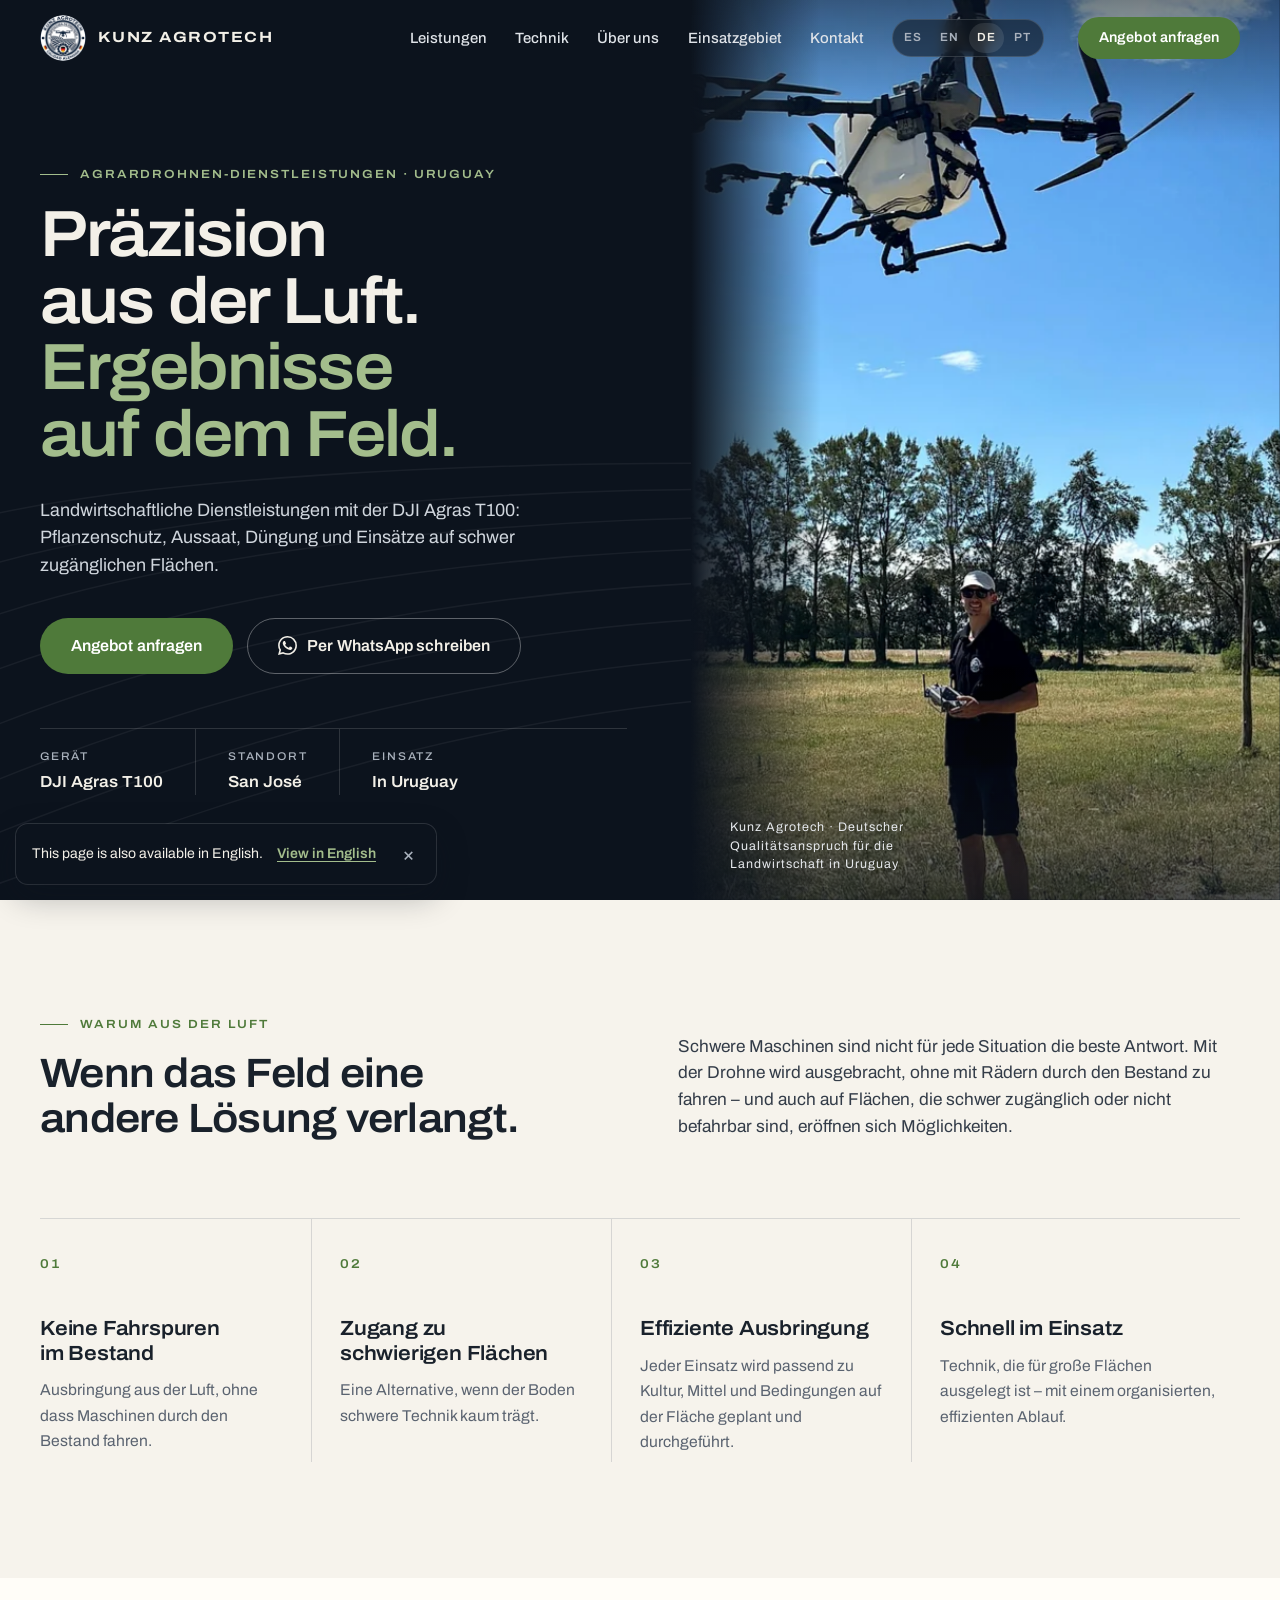
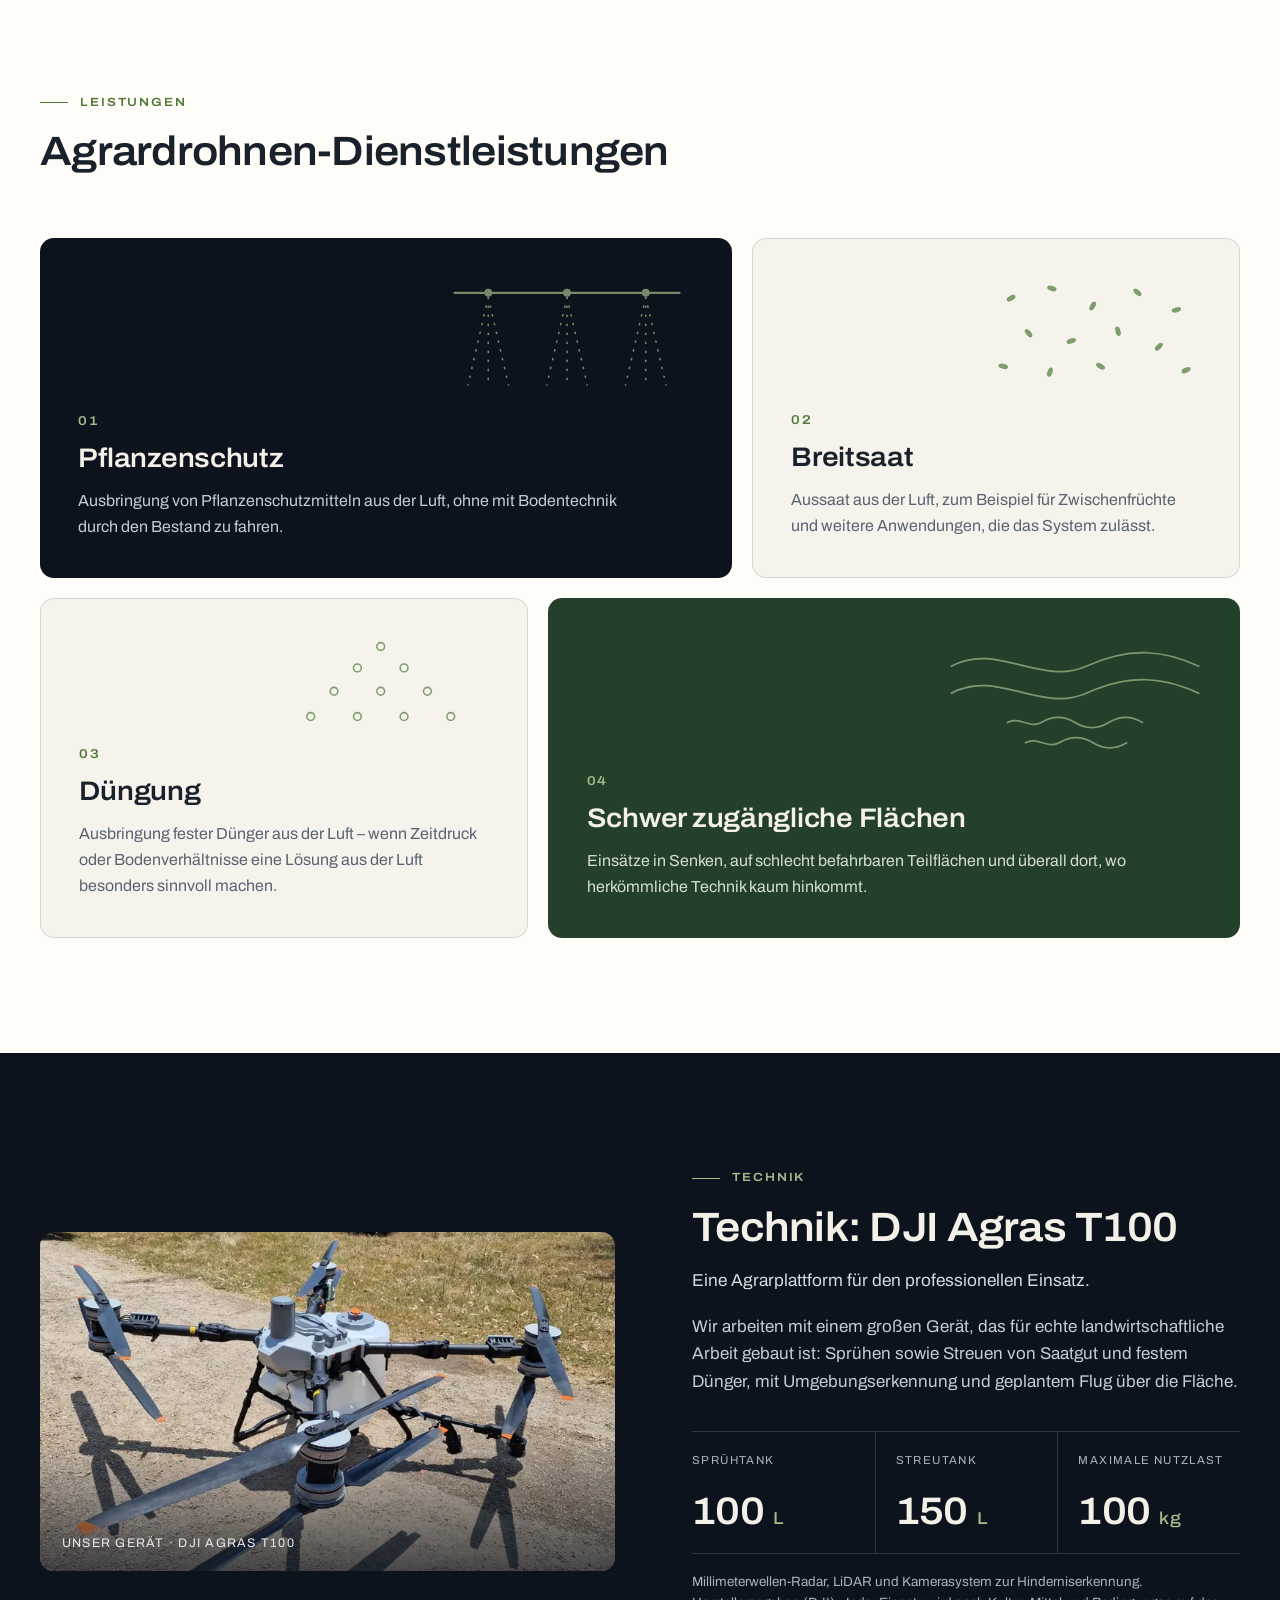
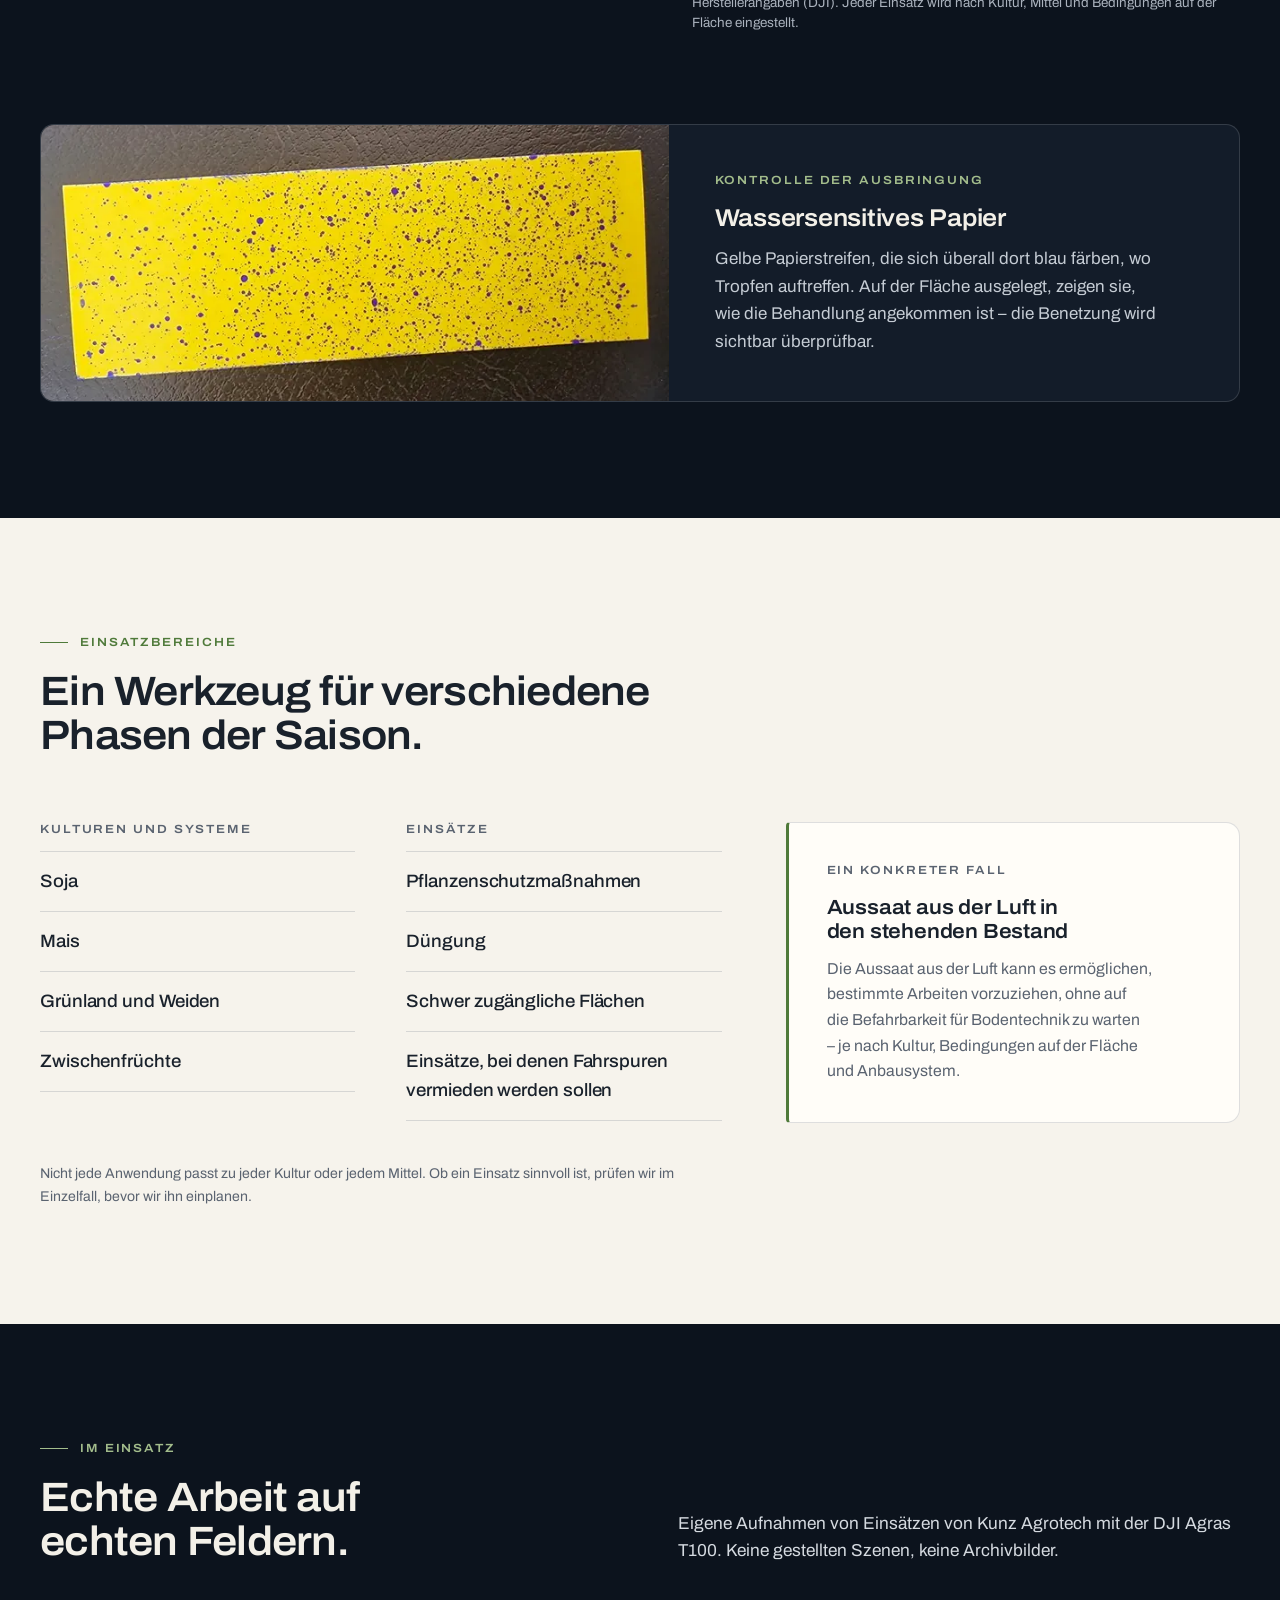
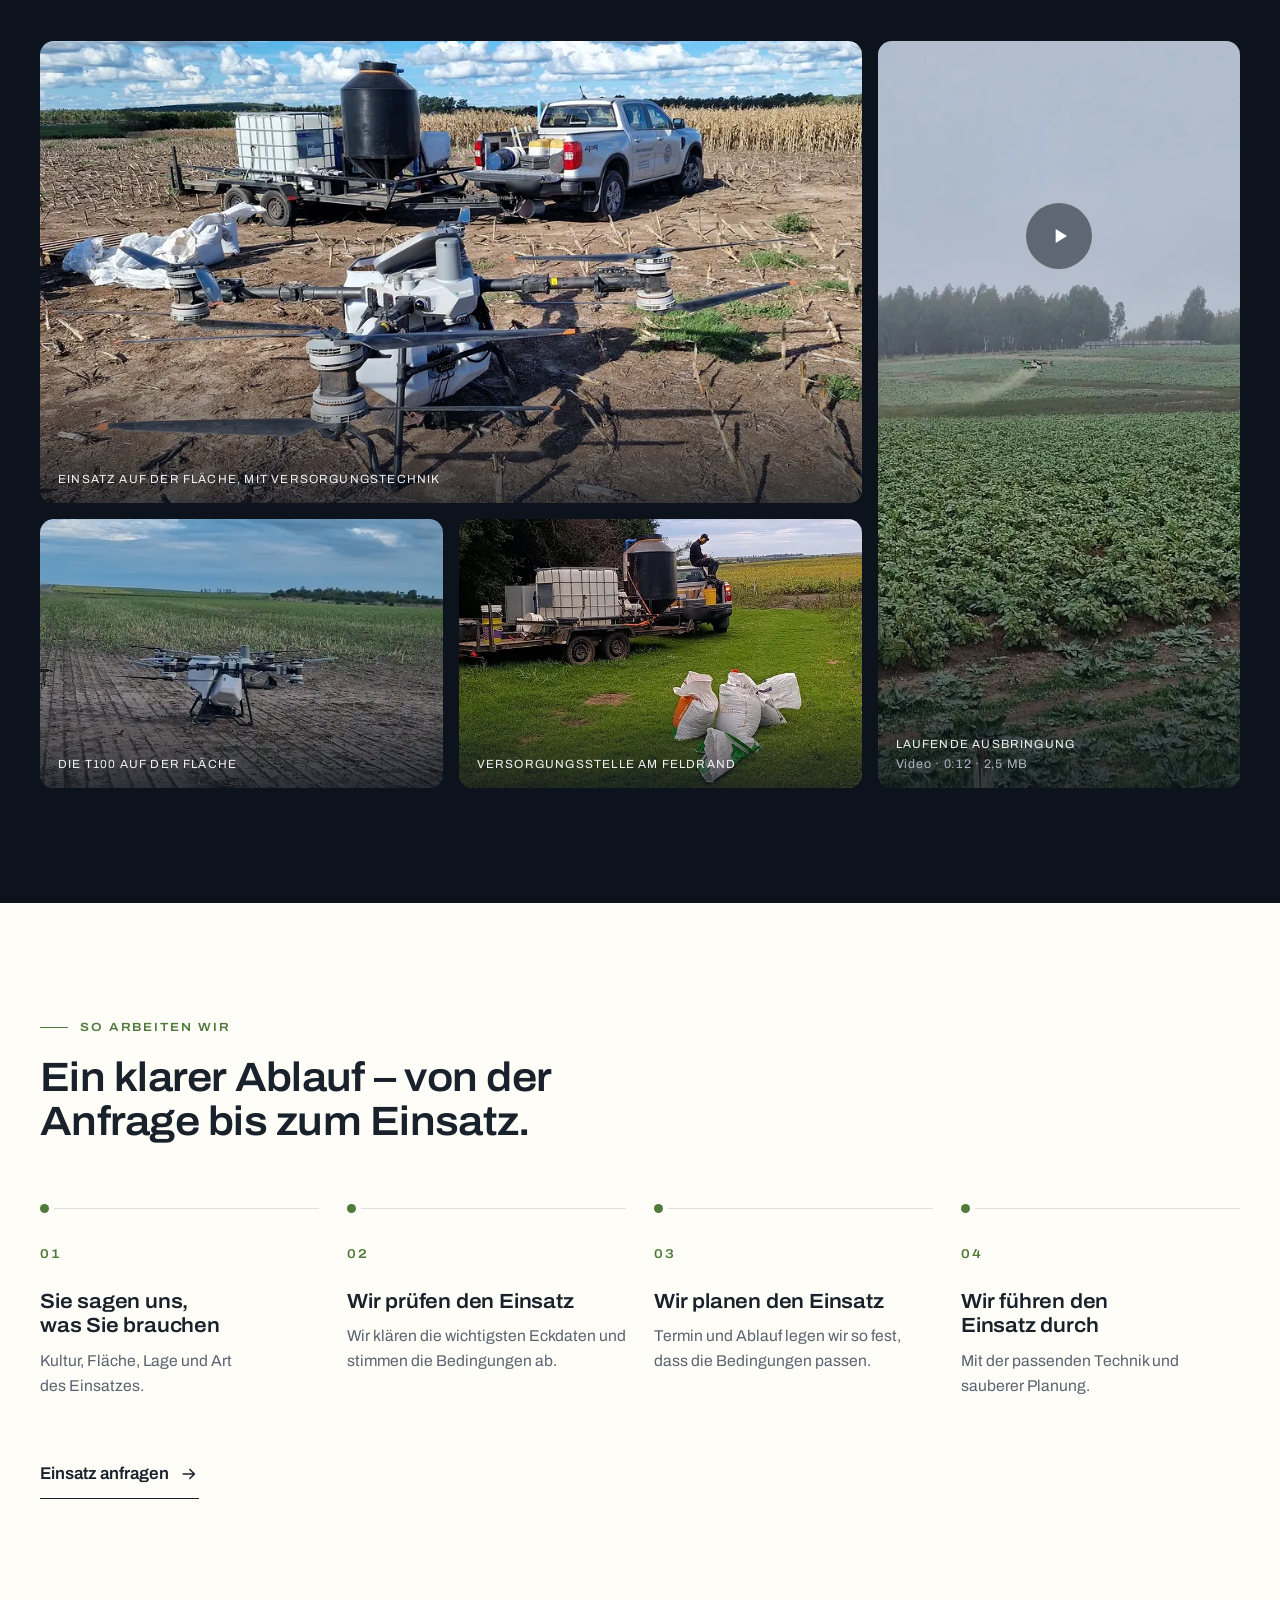
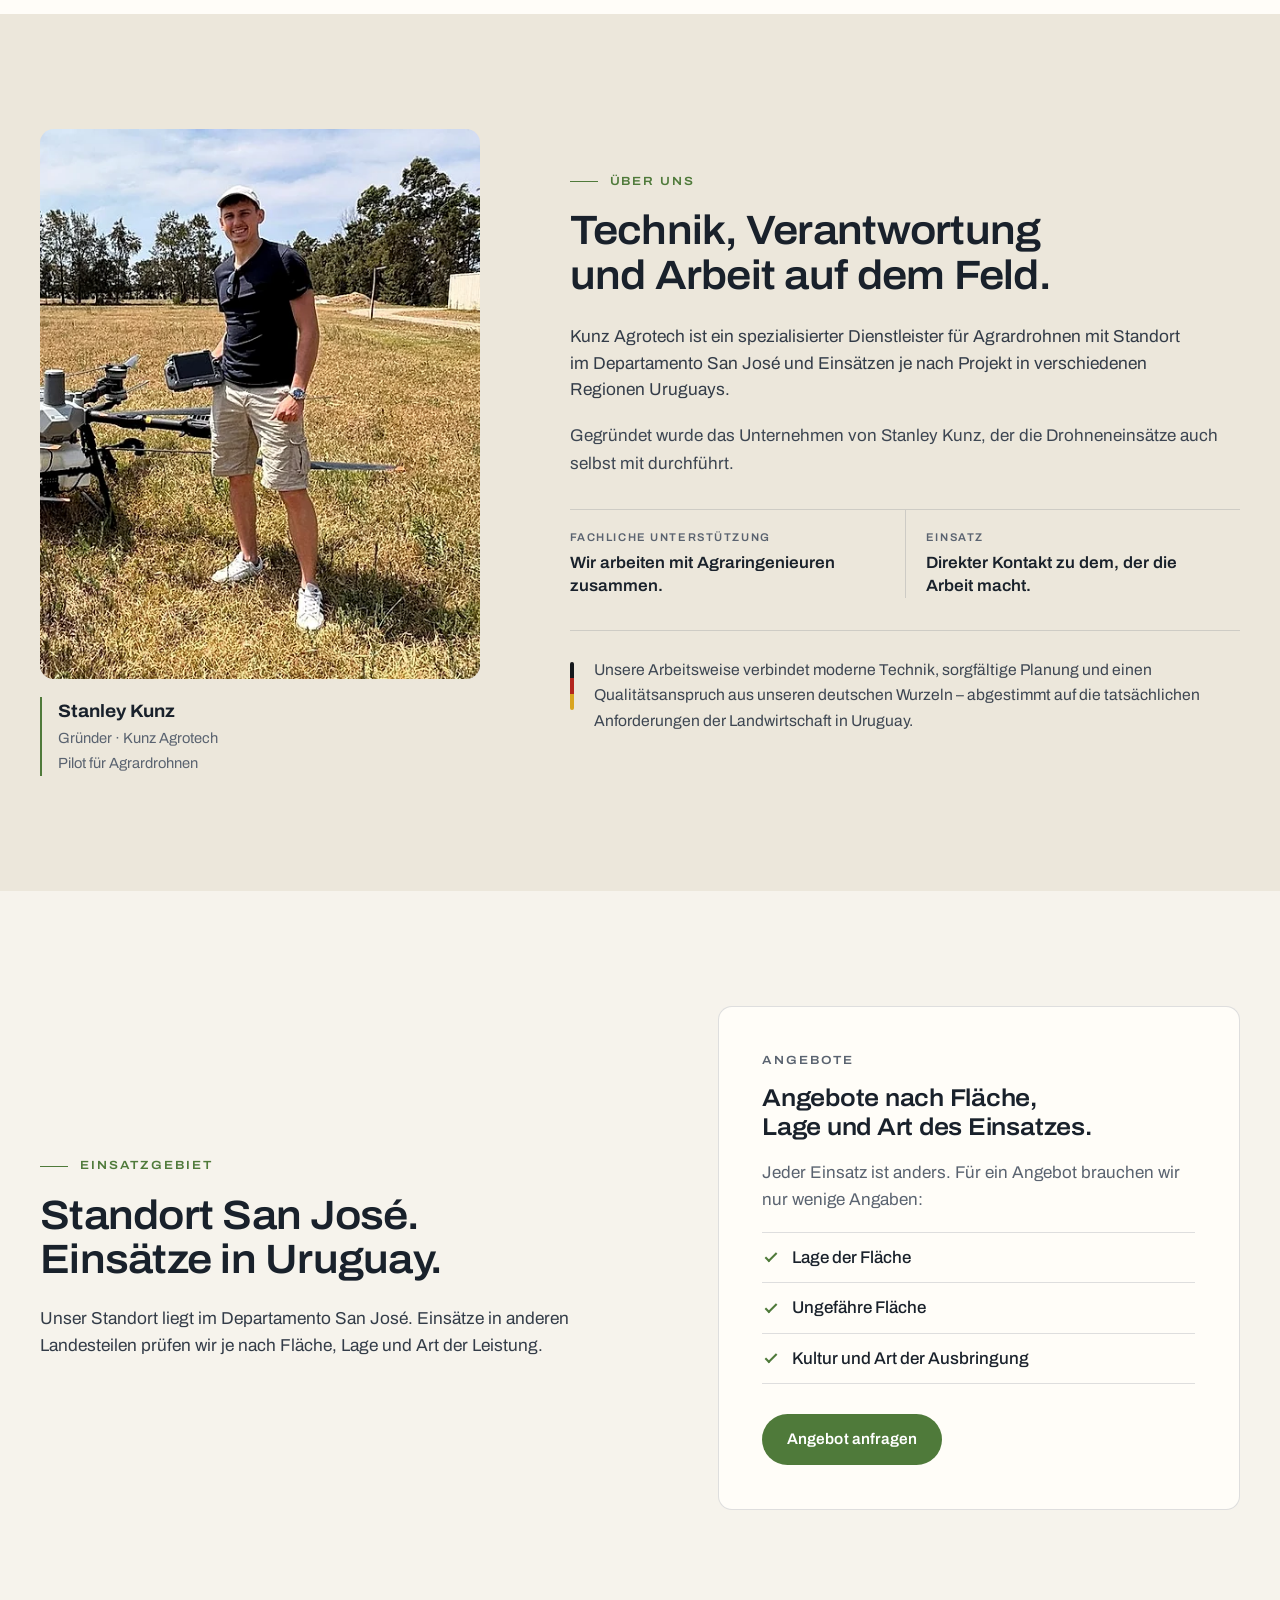
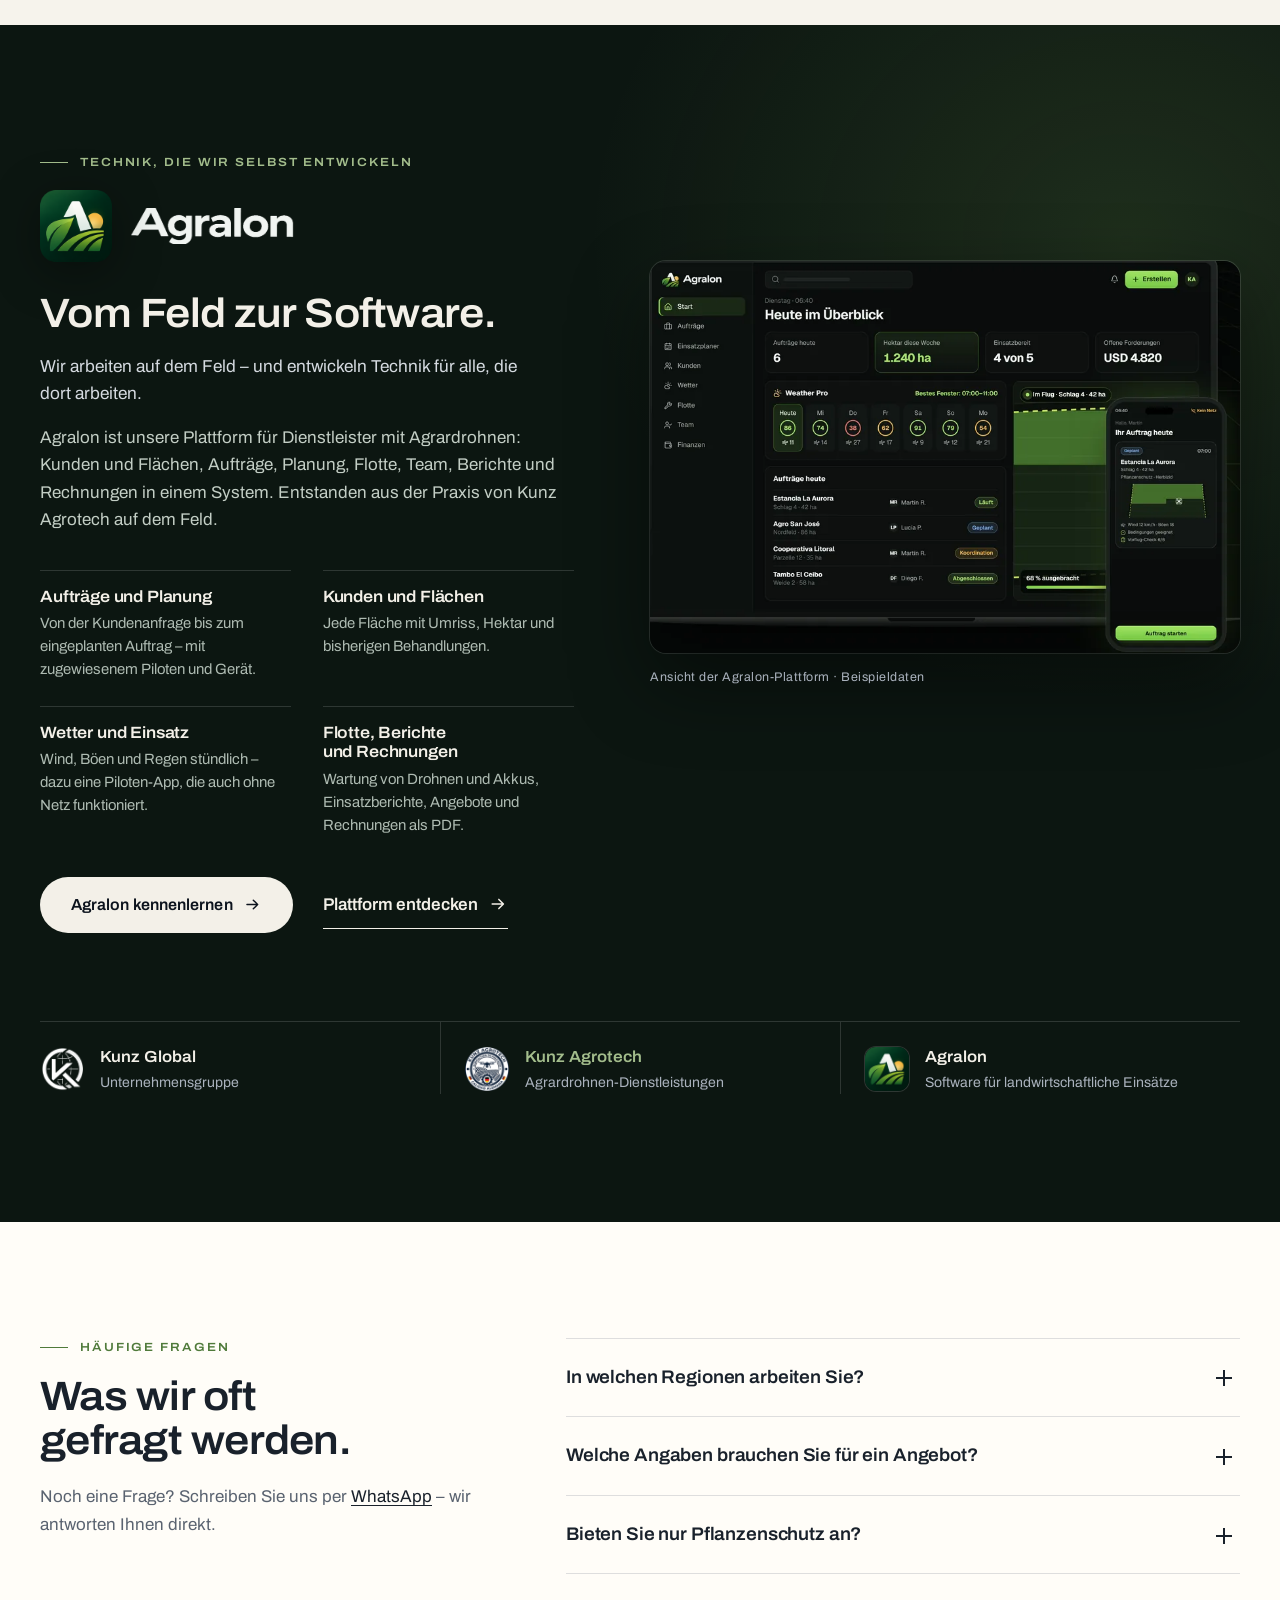
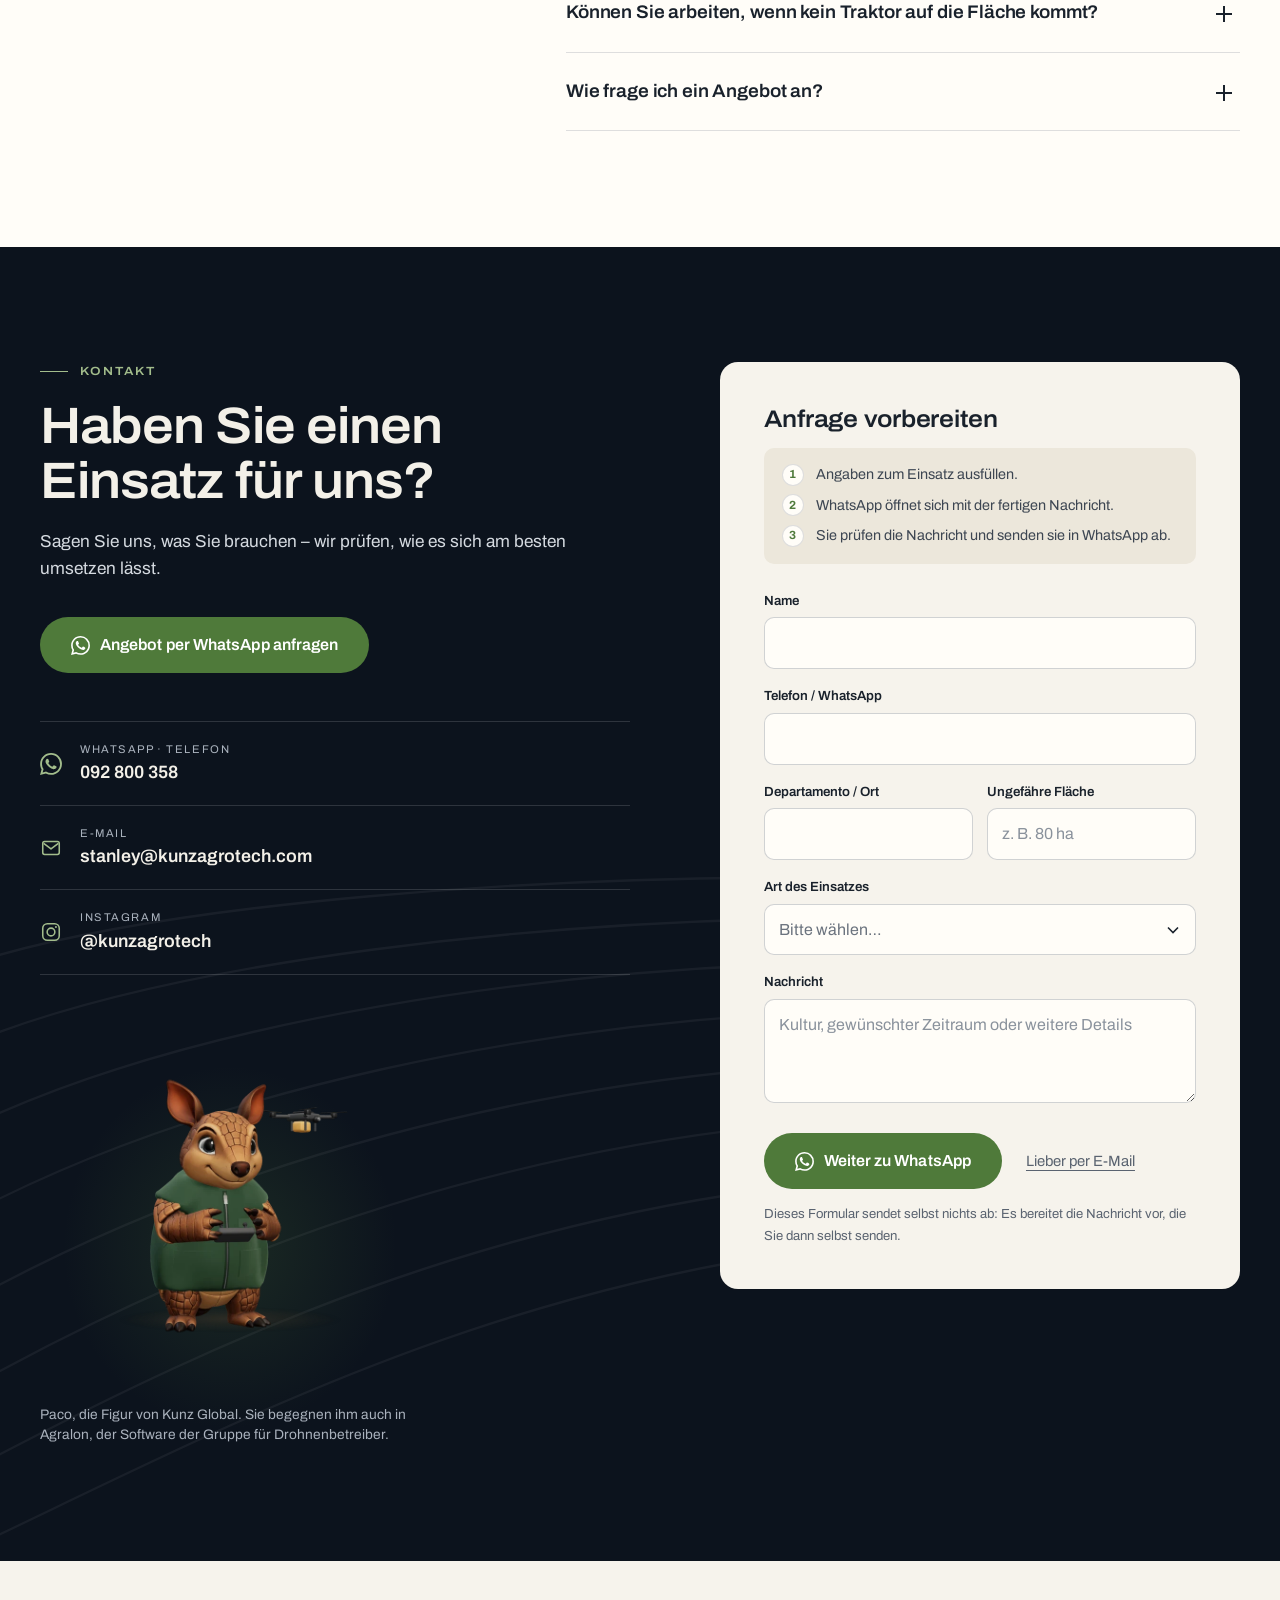
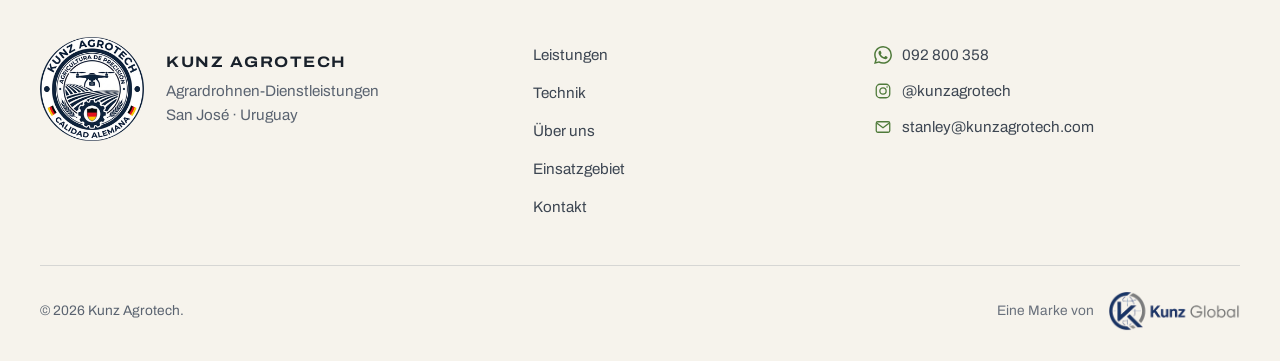
<file: de/index.html>
<!doctype html>
<!-- GENERADO por scripts/build-i18n.mjs desde index.html + i18n/de.json. No editar a mano. -->
<html lang="de">
<head>
  <meta charset="utf-8">
  <meta name="viewport" content="width=device-width, initial-scale=1, viewport-fit=cover">
  <title>Kunz Agrotech | Agrardrohnen-Dienstleistungen in Uruguay</title>
  <meta name="description" content="Landwirtschaftliche Dienstleistungen mit der DJI Agras T100: Pflanzenschutz, Aussaat, Düngung und Einsätze auf schwer zugänglichen Flächen. Standort San José, Uruguay.">
  <link rel="canonical" href="https://kunzagrotech.com/de/">
  <link rel="alternate" hreflang="es-UY" href="https://kunzagrotech.com/">
  <link rel="alternate" hreflang="en" href="https://kunzagrotech.com/en/">
  <link rel="alternate" hreflang="de" href="https://kunzagrotech.com/de/">
  <link rel="alternate" hreflang="pt-BR" href="https://kunzagrotech.com/pt/">
  <link rel="alternate" hreflang="x-default" href="https://kunzagrotech.com/">
  <meta name="theme-color" content="#0c131d">
  <meta name="format-detection" content="telephone=no">

  <meta property="og:type" content="website">
  <meta property="og:site_name" content="Kunz Agrotech">
  <meta property="og:locale" content="de_DE">
  <meta property="og:locale:alternate" content="es_UY">
  <meta property="og:locale:alternate" content="en_US">
  <meta property="og:locale:alternate" content="pt_BR">
  <meta property="og:url" content="https://kunzagrotech.com/de/">
  <meta property="og:title" content="Kunz Agrotech | Agrardrohnen-Dienstleistungen in Uruguay">
  <meta property="og:description" content="Pflanzenschutz, Breitsaat, Düngung und Einsätze auf schwer zugänglichen Flächen mit der DJI Agras T100. Standort San José, Uruguay.">
  <meta property="og:image" content="https://kunzagrotech.com/assets/img/og-kunz-agrotech.jpg">
  <meta property="og:image:width" content="1200">
  <meta property="og:image:height" content="630">
  <meta property="og:image:alt" content="Stanley Kunz mit der Agrardrohne DJI Agras T100 von Kunz Agrotech">
  <meta name="twitter:card" content="summary_large_image">

  <link rel="icon" href="../favicon.png" type="image/png" sizes="48x48">
  <link rel="icon" href="../assets/img/logo-192.png" type="image/png" sizes="192x192">
  <link rel="apple-touch-icon" href="../assets/img/logo-180.png">
  <link rel="manifest" href="../site.webmanifest">

  <link rel="preconnect" href="https://fonts.googleapis.com">
  <link rel="preconnect" href="https://fonts.gstatic.com" crossorigin>
  <link href="https://fonts.googleapis.com/css2?family=Archivo:wdth,wght@62..125,300..800&display=swap" rel="stylesheet">
  <link rel="preload" as="image" href="../assets/img/hero-900.webp" imagesrcset="../assets/img/hero-640.webp 640w, ../assets/img/hero-900.webp 900w, ../assets/img/hero-1200.webp 1200w" imagesizes="(max-width: 900px) 100vw, 46vw" type="image/webp">
  <link rel="stylesheet" href="../assets/css/site.css">
  <script>document.documentElement.classList.add("js")</script>

  <script type="application/ld+json">
  {
    "@context": "https://schema.org",
    "@graph": [
      {
        "@type": "ProfessionalService",
        "@id": "https://kunzagrotech.com/#empresa",
        "name": "Kunz Agrotech",
        "slogan": "Agrartechnik für die Praxis auf dem Feld",
        "description": "Landwirtschaftliche Drohnendienstleistungen mit der DJI Agras T100: Pflanzenschutz, Breitsaat, Düngung und Einsätze auf schwer zugänglichen Flächen.",
        "url": "https://kunzagrotech.com/",
        "logo": "https://kunzagrotech.com/assets/img/logo-512.png",
        "image": "https://kunzagrotech.com/assets/img/og-kunz-agrotech.jpg",
        "telephone": "+59892800358",
        "email": "stanley@kunzagrotech.com",
        "address": {
          "@type": "PostalAddress",
          "addressRegion": "San José",
          "addressCountry": "UY"
        },
        "areaServed": {
          "@type": "Country",
          "name": "Uruguay"
        },
        "founder": {
          "@type": "Person",
          "name": "Stanley Kunz",
          "jobTitle": "Gründer und Pilot für Agrardrohnen"
        },
        "parentOrganization": {
          "@type": "Organization",
          "name": "Kunz Global",
          "url": "https://kunzglobal.com/"
        },
        "sameAs": [
          "https://instagram.com/kunzagrotech"
        ],
        "contactPoint": {
          "@type": "ContactPoint",
          "contactType": "customer service",
          "telephone": "+59892800358",
          "email": "stanley@kunzagrotech.com",
          "availableLanguage": [
            "es"
          ]
        },
        "hasOfferCatalog": {
          "@type": "OfferCatalog",
          "name": "Agrardrohnen-Dienstleistungen",
          "itemListElement": [
            {
              "@type": "Offer",
              "itemOffered": {
                "@type": "Service",
                "name": "Pflanzenschutz mit der Drohne",
                "areaServed": "Uruguay"
              }
            },
            {
              "@type": "Offer",
              "itemOffered": {
                "@type": "Service",
                "name": "Breitsaat mit der Drohne",
                "areaServed": "Uruguay"
              }
            },
            {
              "@type": "Offer",
              "itemOffered": {
                "@type": "Service",
                "name": "Düngung aus der Luft mit der Drohne",
                "areaServed": "Uruguay"
              }
            },
            {
              "@type": "Offer",
              "itemOffered": {
                "@type": "Service",
                "name": "Einsätze auf schwer zugänglichen Flächen",
                "areaServed": "Uruguay"
              }
            }
          ]
        }
      },
      {
        "@type": "WebSite",
        "@id": "https://kunzagrotech.com/#web",
        "url": "https://kunzagrotech.com/",
        "name": "Kunz Agrotech",
        "inLanguage": "de",
        "publisher": {
          "@id": "https://kunzagrotech.com/#empresa"
        }
      },
      {
        "@type": "FAQPage",
        "mainEntity": [
          {
            "@type": "Question",
            "name": "In welchen Regionen arbeiten Sie?",
            "acceptedAnswer": {
              "@type": "Answer",
              "text": "Unser Standort liegt im Departamento San José. Einsätze in anderen Departamentos prüfen wir je nach Fläche, Lage und Art der Leistung."
            }
          },
          {
            "@type": "Question",
            "name": "Welche Angaben brauchen Sie für ein Angebot?",
            "acceptedAnswer": {
              "@type": "Answer",
              "text": "Lage der Fläche, ungefähre Größe, Kultur und Art der Ausbringung. Damit können wir Ihnen eine erste Einschätzung geben."
            }
          },
          {
            "@type": "Question",
            "name": "Bieten Sie nur Pflanzenschutz an?",
            "acceptedAnswer": {
              "@type": "Answer",
              "text": "Nein. Kunz Agrotech bietet auch weitere Leistungen an, die mit der Agrarplattform möglich sind, darunter Breitsaat und bestimmte Düngeranwendungen."
            }
          },
          {
            "@type": "Question",
            "name": "Können Sie arbeiten, wenn kein Traktor auf die Fläche kommt?",
            "acceptedAnswer": {
              "@type": "Answer",
              "text": "Die Ausbringung aus der Luft kann in vielen Situationen mit schlechter Zugänglichkeit oder schwierigen Bodenverhältnissen eine Alternative sein. Ob es passt, prüfen wir für jeden Einsatz."
            }
          },
          {
            "@type": "Question",
            "name": "Wie frage ich ein Angebot an?",
            "acceptedAnswer": {
              "@type": "Answer",
              "text": "Direkt per WhatsApp unter +598 92 800 358 oder über das Kontaktformular auf dieser Website."
            }
          }
        ]
      }
    ]
  }
  </script>
</head>
<body>
  <!--
    DATOS DE CONTACTO
    · WhatsApp / teléfono: 092 800 358  → https://wa.me/59892800358
    · E-mail: stanley@kunzagrotech.com
    · Instagram: @kunzagrotech
    Si cambian: buscar y reemplazar en este archivo, en 404.html y en assets/js/site.js (objeto CONTACT).
  -->
  <svg xmlns="http://www.w3.org/2000/svg" hidden>
    <symbol id="i-wa" viewBox="0 0 24 24"><path fill="currentColor" d="M17.472 14.382c-.297-.149-1.758-.867-2.03-.967-.273-.099-.471-.148-.67.15-.197.297-.767.966-.94 1.164-.173.199-.347.223-.644.075-.297-.15-1.255-.463-2.39-1.475-.883-.788-1.48-1.761-1.653-2.059-.173-.297-.018-.458.13-.606.134-.133.298-.347.446-.52.149-.174.198-.298.298-.497.099-.198.05-.371-.025-.52-.075-.149-.669-1.612-.916-2.207-.242-.579-.487-.5-.669-.51-.173-.008-.371-.01-.57-.01-.198 0-.52.074-.792.372-.272.297-1.04 1.016-1.04 2.479 0 1.462 1.065 2.875 1.213 3.074.149.198 2.096 3.2 5.077 4.487.709.306 1.262.489 1.694.625.712.227 1.36.195 1.871.118.571-.085 1.758-.719 2.006-1.413.248-.694.248-1.289.173-1.413-.074-.124-.272-.198-.57-.347m-5.421 7.403h-.004a9.87 9.87 0 01-5.031-1.378l-.361-.214-3.741.982.998-3.648-.235-.374a9.86 9.86 0 01-1.51-5.26c.001-5.45 4.436-9.884 9.888-9.884 2.64 0 5.122 1.03 6.988 2.898a9.825 9.825 0 012.893 6.994c-.003 5.45-4.437 9.884-9.885 9.884m8.413-18.297A11.815 11.815 0 0012.05 0C5.495 0 .16 5.335.157 11.892c0 2.096.547 4.142 1.588 5.945L.057 24l6.305-1.654a11.882 11.882 0 005.683 1.448h.005c6.554 0 11.89-5.335 11.893-11.893a11.821 11.821 0 00-3.48-8.413z"/></symbol>
    <symbol id="i-ig" viewBox="0 0 24 24"><g fill="none" stroke="currentColor" stroke-width="1.7"><rect x="3" y="3" width="18" height="18" rx="5"/><circle cx="12" cy="12" r="4.2"/></g><circle cx="17.4" cy="6.6" r="1.1" fill="currentColor"/></symbol>
    <symbol id="i-mail" viewBox="0 0 24 24"><g fill="none" stroke="currentColor" stroke-width="1.7" stroke-linejoin="round"><rect x="3" y="5" width="18" height="14" rx="2"/><path d="m4 7 8 6 8-6"/></g></symbol>
    <symbol id="i-arrow" viewBox="0 0 24 24"><path d="M5 12h13m-5-5.5 5.5 5.5-5.5 5.5" fill="none" stroke="currentColor" stroke-width="1.8" stroke-linecap="round" stroke-linejoin="round"/></symbol>
    <symbol id="furrows" viewBox="0 0 800 400" preserveAspectRatio="none"><g fill="none" stroke="currentColor" stroke-width="1.2"><path d="M-20 392C210 330 470 250 830 236"/><path d="M-20 352C200 286 470 214 830 204"/><path d="M-20 310C190 244 470 180 830 174"/><path d="M-20 266C180 204 470 150 830 146"/><path d="M-20 222C170 166 470 122 830 120"/><path d="M-20 178C160 130 470 96 830 96"/><path d="M-20 136C150 98 470 72 830 74"/><path d="M-20 96C140 68 470 50 830 54"/></g></symbol>
  </svg>

  <a class="skip" href="#contenido">Zum Inhalt springen</a>

  <header class="header" id="top">
    <div class="header__inner">
      <a class="brand" href="#top" aria-label="Kunz Agrotech, Startseite">
        <img src="../assets/img/logo-96.png" width="46" height="46" alt="">
        <span class="brand__name">Kunz Agrotech</span>
      </a>
      <nav class="nav" id="menu" aria-label="Hauptmenü">
        <a href="#servicios">Leistungen</a>
        <a href="#tecnologia">Technik</a>
        <a href="#nosotros">Über uns</a>
        <a href="#cobertura">Einsatzgebiet</a>
        <a href="#contacto">Kontakt</a>
        <div class="lang" role="group" aria-label="Sprache">
          <a href="/" hreflang="es-UY" lang="es" title="Español" data-lang="es">ES</a>
          <a href="/en/" hreflang="en" lang="en" title="English" data-lang="en">EN</a>
          <a href="/de/" hreflang="de" lang="de" title="Deutsch" data-lang="de" aria-current="page">DE</a>
          <a href="/pt/" hreflang="pt-BR" lang="pt-BR" title="Português" data-lang="pt">PT</a>
        </div>
        <a class="btn btn--primary nav__cta" href="#contacto">Angebot anfragen</a>
      </nav>
      <button class="burger" type="button" aria-expanded="false" aria-controls="menu" aria-label="Menü öffnen"><span></span><span></span></button>
    </div>
  </header>

  <main id="contenido">

    <!-- HERO -->
    <section class="hero">
      <svg class="hero__furrows" aria-hidden="true"><use href="#furrows"/></svg>
      <div class="hero__text">
        <p class="eyebrow eyebrow--light">Agrardrohnen-Dienstleistungen · Uruguay</p>
        <h1>Präzision aus der Luft. <span>Ergebnisse auf dem Feld.</span></h1>
        <p class="hero__lead">Landwirtschaftliche Dienstleistungen mit der DJI Agras T100: Pflanzenschutz, Aussaat, Düngung und Einsätze auf schwer zugänglichen Flächen.</p>
        <div class="hero__cta">
          <a class="btn btn--primary btn--lg" href="#contacto">Angebot anfragen</a>
          <a class="btn btn--ghost btn--lg" href="https://wa.me/59892800358?text=Hallo%2C%20ich%20interessiere%20mich%20f%C3%BCr%20einen%20landwirtschaftlichen%20Drohneneinsatz." target="_blank" rel="noopener"><svg aria-hidden="true"><use href="#i-wa"/></svg>Per WhatsApp schreiben</a>
        </div>
        <ul class="hero__facts">
          <li><span>Gerät</span>DJI Agras T100</li>
          <li><span>Standort</span>San José</li>
          <li><span>Einsatz</span>In Uruguay</li>
        </ul>
      </div>
      <figure class="hero__media">
        <picture>
          <source type="image/webp" srcset="../assets/img/hero-640.webp 640w, ../assets/img/hero-900.webp 900w, ../assets/img/hero-1200.webp 1200w" sizes="(max-width: 900px) 100vw, 46vw">
          <img src="../assets/img/hero-900.jpg" srcset="../assets/img/hero-640.jpg 640w, ../assets/img/hero-900.jpg 900w, ../assets/img/hero-1200.jpg 1200w" sizes="(max-width: 900px) 100vw, 46vw" width="1200" height="1600" alt="Stanley Kunz, Gründer von Kunz Agrotech, steuert die Agrardrohne DJI Agras T100 im Flug über einem Feld" fetchpriority="high" decoding="async">
        </picture>
        <figcaption>Kunz Agrotech · Deutscher Qualitätsanspruch für die Landwirtschaft in Uruguay</figcaption>
      </figure>
    </section>

    <!-- VALOR -->
    <section class="section value" id="ventajas">
      <div class="wrap">
        <div class="split-head reveal">
          <div>
            <p class="eyebrow">Warum aus der Luft</p>
            <h2>Wenn das Feld eine andere Lösung verlangt.</h2>
          </div>
          <p class="lead">Schwere Maschinen sind nicht für jede Situation die beste Antwort. Mit der Drohne wird ausgebracht, ohne mit Rädern durch den Bestand zu fahren – und auch auf Flächen, die schwer zugänglich oder nicht befahrbar sind, eröffnen sich Möglichkeiten.</p>
        </div>
        <ol class="value__grid">
          <li class="reveal"><span class="num">01</span><h3>Keine Fahrspuren im Bestand</h3><p>Ausbringung aus der Luft, ohne dass Maschinen durch den Bestand fahren.</p></li>
          <li class="reveal"><span class="num">02</span><h3>Zugang zu schwierigen Flächen</h3><p>Eine Alternative, wenn der Boden schwere Technik kaum trägt.</p></li>
          <li class="reveal"><span class="num">03</span><h3>Effiziente Ausbringung</h3><p>Jeder Einsatz wird passend zu Kultur, Mittel und Bedingungen auf der Fläche geplant und durchgeführt.</p></li>
          <li class="reveal"><span class="num">04</span><h3>Schnell im Einsatz</h3><p>Technik, die für große Flächen ausgelegt ist – mit einem organisierten, effizienten Ablauf.</p></li>
        </ol>
      </div>
    </section>

    <!-- SERVICIOS -->
    <section class="section services" id="servicios">
      <div class="wrap">
        <div class="section-head reveal">
          <p class="eyebrow">Leistungen</p>
          <h2>Agrardrohnen-Dienstleistungen</h2>
        </div>
        <div class="services__grid">
          <article class="svc svc--ink svc--wide reveal">
            <svg class="svc__art" viewBox="0 0 240 120" aria-hidden="true"><g fill="none" stroke="currentColor" stroke-linecap="round"><path d="M20 22h200" stroke-width="2"/><g stroke-width="1.4" stroke-dasharray="1 7"><path d="M50 26 32 104M50 26v78M50 26l18 78"/><path d="M120 26l-18 78M120 26v78M120 26l18 78"/><path d="M190 26l-18 78M190 26v78M190 26l18 78"/></g></g><g fill="currentColor"><circle cx="50" cy="22" r="3.5"/><circle cx="120" cy="22" r="3.5"/><circle cx="190" cy="22" r="3.5"/></g></svg>
            <span class="num">01</span>
            <h3>Pflanzenschutz</h3>
            <p>Ausbringung von Pflanzenschutzmitteln aus der Luft, ohne mit Bodentechnik durch den Bestand zu fahren.</p>
          </article>
          <article class="svc svc--paper reveal">
            <svg class="svc__art" viewBox="0 0 240 120" aria-hidden="true"><g fill="currentColor"><ellipse cx="36" cy="30" rx="5" ry="2.6" transform="rotate(-30 36 30)"/><ellipse cx="78" cy="20" rx="5" ry="2.6" transform="rotate(20 78 20)"/><ellipse cx="120" cy="38" rx="5" ry="2.6" transform="rotate(-60 120 38)"/><ellipse cx="166" cy="24" rx="5" ry="2.6" transform="rotate(40 166 24)"/><ellipse cx="206" cy="42" rx="5" ry="2.6" transform="rotate(-15 206 42)"/><ellipse cx="54" cy="66" rx="5" ry="2.6" transform="rotate(50 54 66)"/><ellipse cx="98" cy="74" rx="5" ry="2.6" transform="rotate(-20 98 74)"/><ellipse cx="146" cy="64" rx="5" ry="2.6" transform="rotate(75 146 64)"/><ellipse cx="188" cy="80" rx="5" ry="2.6" transform="rotate(-45 188 80)"/><ellipse cx="28" cy="100" rx="5" ry="2.6" transform="rotate(15 28 100)"/><ellipse cx="76" cy="106" rx="5" ry="2.6" transform="rotate(-70 76 106)"/><ellipse cx="128" cy="100" rx="5" ry="2.6" transform="rotate(30 128 100)"/><ellipse cx="216" cy="104" rx="5" ry="2.6" transform="rotate(-25 216 104)"/></g></svg>
            <span class="num">02</span>
            <h3>Breitsaat</h3>
            <p>Aussaat aus der Luft, zum Beispiel für Zwischenfrüchte und weitere Anwendungen, die das System zulässt.</p>
          </article>
          <article class="svc svc--paper reveal">
            <svg class="svc__art" viewBox="0 0 240 120" aria-hidden="true"><g fill="none" stroke="currentColor" stroke-width="1.6"><circle cx="120" cy="18" r="4"/><circle cx="96" cy="40" r="4"/><circle cx="144" cy="40" r="4"/><circle cx="72" cy="64" r="4"/><circle cx="120" cy="64" r="4"/><circle cx="168" cy="64" r="4"/><circle cx="48" cy="90" r="4"/><circle cx="96" cy="90" r="4"/><circle cx="144" cy="90" r="4"/><circle cx="192" cy="90" r="4"/></g></svg>
            <span class="num">03</span>
            <h3>Düngung</h3>
            <p>Ausbringung fester Dünger aus der Luft – wenn Zeitdruck oder Bodenverhältnisse eine Lösung aus der Luft besonders sinnvoll machen.</p>
          </article>
          <article class="svc svc--green svc--wide reveal">
            <svg class="svc__art" viewBox="0 0 240 120" aria-hidden="true"><g fill="none" stroke="currentColor" stroke-width="1.5" stroke-linecap="round"><path d="M10 34c40-22 80 18 120 0s70-14 100 0"/><path d="M10 58c40-22 80 18 120 0s70-14 100 0"/><path d="M60 84c10-6 20 6 30 0s20-6 30 0 20 6 30 0 20-6 30 0"/><path d="M76 102c10-6 20 6 30 0s20-6 30 0 20 6 30 0"/></g></svg>
            <span class="num">04</span>
            <h3>Schwer zugängliche Flächen</h3>
            <p>Einsätze in Senken, auf schlecht befahrbaren Teilflächen und überall dort, wo herkömmliche Technik kaum hinkommt.</p>
          </article>
        </div>
      </div>
    </section>

    <!-- TECNOLOGÍA -->
    <section class="section tech" id="tecnologia">
      <div class="wrap tech__grid">
        <figure class="tech__media reveal">
          <picture>
            <source type="image/webp" srcset="../assets/img/t100-800.webp 800w, ../assets/img/t100-1200.webp 1200w" sizes="(max-width: 900px) 92vw, 620px">
            <img src="../assets/img/t100-800.jpg" srcset="../assets/img/t100-800.jpg 800w, ../assets/img/t100-1200.jpg 1200w" sizes="(max-width: 900px) 92vw, 620px" width="1200" height="707" loading="lazy" decoding="async" alt="Agrardrohne DJI Agras T100 von Kunz Agrotech mit ausgeklappten Armen, einsatzbereit">
          </picture>
          <figcaption>Unser Gerät · DJI Agras T100</figcaption>
        </figure>
        <div class="tech__text reveal">
          <p class="eyebrow eyebrow--light">Technik</p>
          <h2>Technik: DJI Agras T100</h2>
          <p class="lead lead--light">Eine Agrarplattform für den professionellen Einsatz.</p>
          <p>Wir arbeiten mit einem großen Gerät, das für echte landwirtschaftliche Arbeit gebaut ist: Sprühen sowie Streuen von Saatgut und festem Dünger, mit Umgebungserkennung und geplantem Flug über die Fläche.</p>
          <dl class="specs">
            <div><dt>Sprühtank</dt><dd>100 <small>L</small></dd></div>
            <div><dt>Streutank</dt><dd>150 <small>L</small></dd></div>
            <div><dt>Maximale Nutzlast</dt><dd>100 <small>kg</small></dd></div>
          </dl>
          <p class="note">Millimeterwellen-Radar, LiDAR und Kamerasystem zur Hinderniserkennung. Herstellerangaben (DJI). Jeder Einsatz wird nach Kultur, Mittel und Bedingungen auf der Fläche eingestellt.</p>
        </div>
      </div>
      <div class="wrap">
        <div class="control reveal">
          <figure class="control__media">
            <picture>
              <source type="image/webp" srcset="../assets/img/card-700.webp 700w, ../assets/img/card-1100.webp 1100w" sizes="(max-width: 900px) 92vw, 560px">
              <img src="../assets/img/card-700.jpg" srcset="../assets/img/card-700.jpg 700w, ../assets/img/card-1100.jpg 1100w" sizes="(max-width: 900px) 92vw, 560px" width="1100" height="499" loading="lazy" decoding="async" alt="Gelbes wassersensitives Papier mit blauen Tropfenabdrücken">
            </picture>
          </figure>
          <div class="control__text">
            <p class="label">Kontrolle der Ausbringung</p>
            <h3>Wassersensitives Papier</h3>
            <p>Gelbe Papierstreifen, die sich überall dort blau färben, wo Tropfen auftreffen. Auf der Fläche ausgelegt, zeigen sie, wie die Behandlung angekommen ist – die Benetzung wird sichtbar überprüfbar.</p>
          </div>
        </div>
      </div>
    </section>

    <!-- APLICACIONES -->
    <section class="section uses" id="aplicaciones">
      <div class="wrap">
        <div class="section-head reveal">
          <p class="eyebrow">Einsatzbereiche</p>
          <h2>Ein Werkzeug für verschiedene Phasen der Saison.</h2>
        </div>
        <div class="uses__grid">
          <div class="uses__lists reveal">
            <div>
              <h3 class="label">Kulturen und Systeme</h3>
              <ul class="plain-list">
                <li>Soja</li>
                <li>Mais</li>
                <li>Grünland und Weiden</li>
                <li>Zwischenfrüchte</li>
              </ul>
            </div>
            <div>
              <h3 class="label">Einsätze</h3>
              <ul class="plain-list">
                <li>Pflanzenschutzmaßnahmen</li>
                <li>Düngung</li>
                <li>Schwer zugängliche Flächen</li>
                <li>Einsätze, bei denen Fahrspuren vermieden werden sollen</li>
              </ul>
            </div>
          </div>
          <aside class="case reveal">
            <p class="label">Ein konkreter Fall</p>
            <h3>Aussaat aus der Luft in den stehenden Bestand</h3>
            <p>Die Aussaat aus der Luft kann es ermöglichen, bestimmte Arbeiten vorzuziehen, ohne auf die Befahrbarkeit für Bodentechnik zu warten – je nach Kultur, Bedingungen auf der Fläche und Anbausystem.</p>
          </aside>
        </div>
        <p class="footnote reveal">Nicht jede Anwendung passt zu jeder Kultur oder jedem Mittel. Ob ein Einsatz sinnvoll ist, prüfen wir im Einzelfall, bevor wir ihn einplanen.</p>
      </div>
    </section>

    <!-- TRABAJOS EN CAMPO: solo material propio. Kennzeichen unkenntlich, Metadaten entfernt (scripts/build-images.mjs). -->
    <section class="section field" id="campo">
      <div class="wrap">
        <div class="split-head reveal">
          <div>
            <p class="eyebrow eyebrow--light">Im Einsatz</p>
            <h2>Echte Arbeit auf echten Feldern.</h2>
          </div>
          <p class="lead lead--light">Eigene Aufnahmen von Einsätzen von Kunz Agrotech mit der DJI Agras T100. Keine gestellten Szenen, keine Archivbilder.</p>
        </div>
        <div class="field__grid">
          <figure class="field__item field__item--lead reveal">
            <picture>
              <source type="image/webp" srcset="../assets/img/campo-operacion-1000.webp 1000w, ../assets/img/campo-operacion-1600.webp 1600w" sizes="(max-width: 900px) 92vw, 780px">
              <img src="../assets/img/campo-operacion-1000.jpg" srcset="../assets/img/campo-operacion-1000.jpg 1000w, ../assets/img/campo-operacion-1600.jpg 1600w" sizes="(max-width: 900px) 92vw, 780px" width="1600" height="900" loading="lazy" decoding="async" alt="DJI Agras T100 auf einem Stoppelfeld, dahinter Anhänger und Pickup für die Versorgung">
            </picture>
            <figcaption>Einsatz auf der Fläche, mit Versorgungstechnik</figcaption>
          </figure>
          <figure class="field__item field__item--a reveal">
            <picture>
              <source type="image/webp" srcset="../assets/img/campo-t100-600.webp 600w, ../assets/img/campo-t100-900.webp 900w" sizes="(max-width: 900px) 46vw, 380px">
              <img src="../assets/img/campo-t100-600.jpg" srcset="../assets/img/campo-t100-600.jpg 600w, ../assets/img/campo-t100-900.jpg 900w" sizes="(max-width: 900px) 46vw, 380px" width="900" height="600" loading="lazy" decoding="async" alt="DJI Agras T100 auf einer Fläche mit Saatreihen">
            </picture>
            <figcaption>Die T100 auf der Fläche</figcaption>
          </figure>
          <figure class="field__item field__item--b reveal">
            <picture>
              <source type="image/webp" srcset="../assets/img/campo-base-600.webp 600w, ../assets/img/campo-base-900.webp 900w" sizes="(max-width: 900px) 46vw, 380px">
              <img src="../assets/img/campo-base-600.jpg" srcset="../assets/img/campo-base-600.jpg 600w, ../assets/img/campo-base-900.jpg 900w" sizes="(max-width: 900px) 46vw, 380px" width="900" height="600" loading="lazy" decoding="async" alt="Versorgungsstelle am Feldrand: Anhänger mit Tanks, Pickup und Saatgutsäcke im Gras">
            </picture>
            <figcaption>Versorgungsstelle am Feldrand</figcaption>
          </figure>
          <figure class="field__video reveal">
            <div class="field__player" data-src="../assets/video/aplicacion-720.mp4">
              <picture>
                <source type="image/webp" srcset="../assets/img/campo-video-poster-480.webp 480w, ../assets/img/campo-video-poster-720.webp 720w" sizes="(max-width: 900px) 92vw, 380px">
                <img src="../assets/img/campo-video-poster-480.jpg" srcset="../assets/img/campo-video-poster-480.jpg 480w, ../assets/img/campo-video-poster-720.jpg 720w" sizes="(max-width: 900px) 92vw, 380px" width="720" height="1547" loading="lazy" decoding="async" alt="DJI Agras T100 bei der Ausbringung über einem Bestand an einem nebligen Morgen">
              </picture>
              <button class="field__play" type="button" aria-label="Video abspielen: laufende Ausbringung, 12 Sekunden, ohne Ton">
                <svg viewBox="0 0 24 24" aria-hidden="true"><path d="M8 5.5v13l10.5-6.5z" fill="currentColor"/></svg>
              </button>
            </div>
            <figcaption>Laufende Ausbringung <span>Video · 0:12 · 2,5 MB</span></figcaption>
          </figure>
        </div>
      </div>
    </section>

    <!-- PROCESO -->
    <section class="section process" id="proceso">
      <div class="wrap">
        <div class="section-head reveal">
          <p class="eyebrow">So arbeiten wir</p>
          <h2>Ein klarer Ablauf – von der Anfrage bis zum Einsatz.</h2>
        </div>
        <ol class="steps">
          <li class="reveal"><span class="num">01</span><h3>Sie sagen uns, was Sie brauchen</h3><p>Kultur, Fläche, Lage und Art des Einsatzes.</p></li>
          <li class="reveal"><span class="num">02</span><h3>Wir prüfen den Einsatz</h3><p>Wir klären die wichtigsten Eckdaten und stimmen die Bedingungen ab.</p></li>
          <li class="reveal"><span class="num">03</span><h3>Wir planen den Einsatz</h3><p>Termin und Ablauf legen wir so fest, dass die Bedingungen passen.</p></li>
          <li class="reveal"><span class="num">04</span><h3>Wir führen den Einsatz durch</h3><p>Mit der passenden Technik und sauberer Planung.</p></li>
        </ol>
        <p class="process__cta reveal"><a class="link-arrow" href="https://wa.me/59892800358?text=Hallo%2C%20ich%20interessiere%20mich%20f%C3%BCr%20einen%20landwirtschaftlichen%20Drohneneinsatz." target="_blank" rel="noopener">Einsatz anfragen <svg aria-hidden="true"><use href="#i-arrow"/></svg></a></p>
      </div>
    </section>

    <!-- NOSOTROS -->
    <section class="section about" id="nosotros">
      <div class="wrap about__grid">
        <figure class="about__media reveal">
          <picture>
            <source type="image/webp" srcset="../assets/img/about-480.webp 480w, ../assets/img/about-700.webp 700w" sizes="(max-width: 900px) 92vw, 440px">
            <img src="../assets/img/about-700.jpg" srcset="../assets/img/about-480.jpg 480w, ../assets/img/about-700.jpg 700w" sizes="(max-width: 900px) 92vw, 440px" width="700" height="875" loading="lazy" decoding="async" alt="Stanley Kunz mit der Fernsteuerung der DJI Agras T100">
          </picture>
          <figcaption>
            <strong>Stanley Kunz</strong>
            <span>Gründer · Kunz Agrotech</span>
            <span>Pilot für Agrardrohnen</span>
          </figcaption>
        </figure>
        <div class="about__text reveal">
          <p class="eyebrow">Über uns</p>
          <h2>Technik, Verantwortung und Arbeit auf dem Feld.</h2>
          <p class="lead">Kunz Agrotech ist ein spezialisierter Dienstleister für Agrardrohnen mit Standort im Departamento San José und Einsätzen je nach Projekt in verschiedenen Regionen Uruguays.</p>
          <p>Gegründet wurde das Unternehmen von Stanley Kunz, der die Drohneneinsätze auch selbst mit durchführt.</p>
          <dl class="about__facts">
            <div>
              <dt>Fachliche Unterstützung</dt>
              <dd>Wir arbeiten mit Agraringenieuren zusammen.</dd>
            </div>
            <div>
              <dt>Einsatz</dt>
              <dd>Direkter Kontakt zu dem, der die Arbeit macht.</dd>
            </div>
          </dl>
          <div class="roots">
            <span class="roots__flag" aria-hidden="true"><i></i><i></i><i></i></span>
            <p>Unsere Arbeitsweise verbindet moderne Technik, sorgfältige Planung und einen Qualitätsanspruch aus unseren deutschen Wurzeln – abgestimmt auf die tatsächlichen Anforderungen der Landwirtschaft in Uruguay.</p>
          </div>
        </div>
      </div>
    </section>

    <!--
      REFERENCIAS / TRABAJOS REALIZADOS — sección preparada, todavía sin publicar.
      Cuando existan fotos, informes o testimonios reales, quitar este comentario y completar las tarjetas.
      Nunca publicar testimonios, nombres o cifras que no sean reales y verificables.

    <section class="section refs" id="trabajos">
      <div class="wrap">
        <div class="section-head"><p class="eyebrow">Trabajos realizados</p><h2>Del campo, sin adornos.</h2></div>
        <div class="refs__grid">
          <article class="ref">
            <img src="assets/img/trabajo-01.jpg" width="800" height="600" loading="lazy" alt="">
            <p class="label">Siembra al voleo · Departamento</p>
            <h3>Título del trabajo</h3>
            <p>Descripción breve y real del trabajo.</p>
          </article>
        </div>
      </div>
    </section>
    -->

    <!-- COBERTURA + PRESUPUESTO -->
    <section class="section coverage" id="cobertura">
      <div class="wrap coverage__grid">
        <div class="reveal">
          <p class="eyebrow">Einsatzgebiet</p>
          <h2>Standort San José. Einsätze in Uruguay.</h2>
          <p class="lead">Unser Standort liegt im Departamento San José. Einsätze in anderen Landesteilen prüfen wir je nach Fläche, Lage und Art der Leistung.</p>
        </div>
        <div class="quote-card reveal" id="presupuesto">
          <p class="label">Angebote</p>
          <h3>Angebote nach Fläche, Lage und Art des Einsatzes.</h3>
          <p>Jeder Einsatz ist anders. Für ein Angebot brauchen wir nur wenige Angaben:</p>
          <ul class="check-list">
            <li>Lage der Fläche</li>
            <li>Ungefähre Fläche</li>
            <li>Kultur und Art der Ausbringung</li>
          </ul>
          <a class="btn btn--primary" href="#contacto">Angebot anfragen</a>
        </div>
      </div>
    </section>

    <!-- AGRALON -->
    <!-- Funciones solo según agralon.com (apps/site/lib/content.ts del repo agralon). La imagen es el motivo oficial con datos de ejemplo. -->
    <section class="agralon" id="agralon" aria-labelledby="agralon-title">
      <div class="wrap">
        <div class="agralon__grid">
          <div class="agralon__text reveal">
            <p class="eyebrow eyebrow--light">Technik, die wir selbst entwickeln</p>
            <div class="agralon__lockup">
              <img class="agralon__icon" src="../assets/img/agralon-icon.png" width="192" height="192" loading="lazy" alt="">
              <img class="agralon__word" src="../assets/img/agralon-wordmark.png" width="400" height="89" loading="lazy" alt="Agralon">
            </div>
            <h2 id="agralon-title">Vom Feld zur Software.</h2>
            <p class="lead lead--light">Wir arbeiten auf dem Feld – und entwickeln Technik für alle, die dort arbeiten.</p>
            <p>Agralon ist unsere Plattform für Dienstleister mit Agrardrohnen: Kunden und Flächen, Aufträge, Planung, Flotte, Team, Berichte und Rechnungen in einem System. Entstanden aus der Praxis von Kunz Agrotech auf dem Feld.</p>
            <ul class="agralon__points">
              <li><h3>Aufträge und Planung</h3><p>Von der Kundenanfrage bis zum eingeplanten Auftrag – mit zugewiesenem Piloten und Gerät.</p></li>
              <li><h3>Kunden und Flächen</h3><p>Jede Fläche mit Umriss, Hektar und bisherigen Behandlungen.</p></li>
              <li><h3>Wetter und Einsatz</h3><p>Wind, Böen und Regen stündlich – dazu eine Piloten-App, die auch ohne Netz funktioniert.</p></li>
              <li><h3>Flotte, Berichte und Rechnungen</h3><p>Wartung von Drohnen und Akkus, Einsatzberichte, Angebote und Rechnungen als PDF.</p></li>
            </ul>
            <div class="agralon__cta">
              <a class="btn btn--light btn--lg" href="https://agralon.com/de" target="_blank" rel="noopener">Agralon kennenlernen <svg aria-hidden="true"><use href="#i-arrow"/></svg></a>
              <a class="link-arrow link-arrow--light" href="https://agralon.com/de#features" target="_blank" rel="noopener">Plattform entdecken <svg aria-hidden="true"><use href="#i-arrow"/></svg></a>
            </div>
          </div>
          <figure class="agralon__media reveal">
            <picture>
              <source type="image/webp" srcset="../assets/img/agralon-plataforma-de-900.webp 900w, ../assets/img/agralon-plataforma-de-1400.webp 1400w" sizes="(max-width: 900px) 92vw, 640px">
              <img src="../assets/img/agralon-plataforma-de-900.jpg" srcset="../assets/img/agralon-plataforma-de-900.jpg 900w, ../assets/img/agralon-plataforma-de-1400.jpg 1400w" sizes="(max-width: 900px) 92vw, 640px" width="1400" height="932" loading="lazy" decoding="async" alt="Agralon-Übersicht mit den Aufträgen des Tages, Wetter pro Tag und der Piloten-App auf dem Handy">
            </picture>
            <figcaption>Ansicht der Agralon-Plattform · Beispieldaten</figcaption>
          </figure>
        </div>
        <ul class="ecosystem reveal" aria-label="Kunz-Unternehmensgruppe">
          <li><a href="https://kunzglobal.com/" target="_blank" rel="noopener"><img src="../assets/img/kunz-global-mark.png" width="91" height="96" loading="lazy" alt=""><div><strong>Kunz Global</strong><span>Unternehmensgruppe</span></div></a></li>
          <li aria-current="true"><div class="ecosystem__item"><img src="../assets/img/logo-96.png" width="96" height="96" loading="lazy" alt=""><div><strong>Kunz Agrotech</strong><span>Agrardrohnen-Dienstleistungen</span></div></div></li>
          <li><a href="https://agralon.com/de" target="_blank" rel="noopener"><img class="ecosystem__mark--agralon" src="../assets/img/agralon-icon.png" width="192" height="192" loading="lazy" alt=""><div><strong>Agralon</strong><span>Software für landwirtschaftliche Einsätze</span></div></a></li>
        </ul>
      </div>
    </section>

    <!-- FAQ -->
    <section class="section faq" id="preguntas">
      <div class="wrap faq__grid">
        <div class="reveal">
          <p class="eyebrow">Häufige Fragen</p>
          <h2>Was wir oft gefragt werden.</h2>
          <p class="muted">Noch eine Frage? Schreiben Sie uns per <a href="https://wa.me/59892800358?text=Hallo%2C%20ich%20interessiere%20mich%20f%C3%BCr%20einen%20landwirtschaftlichen%20Drohneneinsatz." target="_blank" rel="noopener">WhatsApp</a> – wir antworten Ihnen direkt.</p>
        </div>
        <div class="faq__list reveal">
          <details>
            <summary>In welchen Regionen arbeiten Sie?</summary>
            <p>Unser Standort liegt im Departamento San José. Einsätze in anderen Departamentos prüfen wir je nach Fläche, Lage und Art der Leistung.</p>
          </details>
          <details>
            <summary>Welche Angaben brauchen Sie für ein Angebot?</summary>
            <p>Lage der Fläche, ungefähre Größe, Kultur und Art der Ausbringung. Damit können wir Ihnen eine erste Einschätzung geben.</p>
          </details>
          <details>
            <summary>Bieten Sie nur Pflanzenschutz an?</summary>
            <p>Nein. Kunz Agrotech bietet auch weitere Leistungen an, die mit der Agrarplattform möglich sind, darunter Breitsaat und bestimmte Düngeranwendungen.</p>
          </details>
          <details>
            <summary>Können Sie arbeiten, wenn kein Traktor auf die Fläche kommt?</summary>
            <p>Die Ausbringung aus der Luft kann in vielen Situationen mit schlechter Zugänglichkeit oder schwierigen Bodenverhältnissen eine Alternative sein. Ob es passt, prüfen wir für jeden Einsatz.</p>
          </details>
          <details>
            <summary>Wie frage ich ein Angebot an?</summary>
            <p>Direkt per WhatsApp unter +598 92 800 358 oder über das Kontaktformular weiter unten.</p>
          </details>
        </div>
      </div>
    </section>

    <!-- CONTACTO / CIERRE -->
    <section class="section contact" id="contacto">
      <svg class="contact__furrows" aria-hidden="true"><use href="#furrows"/></svg>
      <div class="wrap contact__grid">
        <div class="contact__intro reveal">
          <p class="eyebrow eyebrow--light">Kontakt</p>
          <h2>Haben Sie einen Einsatz für uns?</h2>
          <p class="lead lead--light">Sagen Sie uns, was Sie brauchen – wir prüfen, wie es sich am besten umsetzen lässt.</p>
          <a class="btn btn--primary btn--lg" href="https://wa.me/59892800358?text=Hallo%2C%20ich%20interessiere%20mich%20f%C3%BCr%20einen%20landwirtschaftlichen%20Drohneneinsatz." target="_blank" rel="noopener"><svg aria-hidden="true"><use href="#i-wa"/></svg>Angebot per WhatsApp anfragen</a>
          <ul class="channels">
            <li><svg aria-hidden="true"><use href="#i-wa"/></svg><div><span>WhatsApp · Telefon</span><a href="https://wa.me/59892800358" target="_blank" rel="noopener">092 800 358</a></div></li>
            <li><svg aria-hidden="true"><use href="#i-mail"/></svg><div><span>E-Mail</span><a href="mailto:stanley@kunzagrotech.com">stanley@kunzagrotech.com</a></div></li>
            <li><svg aria-hidden="true"><use href="#i-ig"/></svg><div><span>Instagram</span><a href="https://instagram.com/kunzagrotech" target="_blank" rel="noopener">@kunzagrotech</a></div></li>
          </ul>
          <!-- Paco, el personaje del grupo Kunz: 3D con control de dron en escritorio (assets/paco, se carga solo al llegar aquí), imagen fija en el móvil -->
          <figure class="contact__paco reveal">
            <paco-3d src="../assets/paco/paco-kunz-agrotech.glb" poster="../assets/paco/paco-kunz-agrotech.webp" camera="wide" look="cursor" mobile="poster" wave="" alt="Paco, die Figur der Kunz-Gruppe, mit der Fernsteuerung einer Agrardrohne">
              <img src="../assets/paco/paco-kunz-agrotech.webp" width="800" height="800" loading="lazy" decoding="async" alt="Paco, die Figur der Kunz-Gruppe, mit der Fernsteuerung einer Agrardrohne">
            </paco-3d>
            <figcaption>Paco, die Figur von Kunz Global. Sie begegnen ihm auch in Agralon, der Software der Gruppe für Drohnenbetreiber.</figcaption>
          </figure>
        </div>

        <div class="form-card reveal">
          <!-- Sin servidor propio: el formulario arma la consulta y la abre en WhatsApp (o e-mail).
               Si más adelante hay un endpoint real, indicarlo en data-endpoint y site.js lo usa automáticamente. -->
          <form id="consulta" data-endpoint="" novalidate aria-describedby="consulta-pasos">
            <h3>Anfrage vorbereiten</h3>
            <ol class="form-steps" id="consulta-pasos">
              <li><span>1</span>Angaben zum Einsatz ausfüllen.</li>
              <li><span>2</span>WhatsApp öffnet sich mit der fertigen Nachricht.</li>
              <li><span>3</span>Sie prüfen die Nachricht und senden sie in WhatsApp ab.</li>
            </ol>
            <div class="field">
              <label for="f-nombre">Name</label>
              <input id="f-nombre" name="nombre" type="text" autocomplete="name" required>
            </div>
            <div class="field">
              <label for="f-tel">Telefon / WhatsApp</label>
              <input id="f-tel" name="telefono" type="tel" autocomplete="tel" inputmode="tel" required>
            </div>
            <div class="field-row">
              <div class="field">
                <label for="f-zona">Departamento / Ort</label>
                <input id="f-zona" name="zona" type="text" autocomplete="address-level1">
              </div>
              <div class="field">
                <label for="f-sup">Ungefähre Fläche</label>
                <input id="f-sup" name="superficie" type="text" placeholder="z. B. 80 ha">
              </div>
            </div>
            <div class="field">
              <label for="f-tipo">Art des Einsatzes</label>
              <select id="f-tipo" name="tipo">
                <option value="">Bitte wählen…</option>
                <option>Pflanzenschutz</option>
                <option>Breitsaat</option>
                <option>Düngung</option>
                <option>Schwer zugängliche Fläche</option>
                <option>Sonstiges / noch unklar</option>
              </select>
            </div>
            <div class="field">
              <label for="f-msg">Nachricht</label>
              <textarea id="f-msg" name="mensaje" rows="3" placeholder="Kultur, gewünschter Zeitraum oder weitere Details"></textarea>
            </div>
            <p class="form-error" role="alert" hidden>Bitte geben Sie Ihren Namen und eine Telefonnummer an.</p>
            <div class="form-actions">
              <button class="btn btn--primary btn--lg" type="submit"><svg aria-hidden="true"><use href="#i-wa"/></svg>Weiter zu WhatsApp</button>
              <button class="btn-text" type="button" data-send="mail">Lieber per E-Mail</button>
            </div>
            <p class="form-note">Dieses Formular sendet selbst nichts ab: Es bereitet die Nachricht vor, die Sie dann selbst senden.</p>
          </form>
          <div class="form-done" role="status" aria-live="polite" hidden tabindex="-1">
            <p class="form-done__step">Schritt 3 von 3</p>
            <h3 data-done-title="wa">Jetzt noch die Nachricht in WhatsApp senden.</h3>
            <h3 data-done-title="mail" hidden>Jetzt noch die E-Mail senden.</h3>
            <h3 data-done-title="sent" hidden>Ihre Anfrage ist bei uns eingegangen.</h3>
            <p data-done="wa">Wir haben WhatsApp mit Ihrer fertigen Anfrage geöffnet. Prüfen Sie sie und tippen Sie auf <strong>Senden</strong> im Chat. Erst dann erreicht sie uns.</p>
            <p data-done="mail" hidden>Wir haben Ihr E-Mail-Programm mit Ihrer fertigen Anfrage geöffnet. Prüfen Sie sie und senden Sie sie von dort ab. Erst dann erreicht sie uns.</p>
            <p data-done="sent" hidden>Wir melden uns so schnell wie möglich.</p>
            <pre class="form-preview" data-preview aria-label="Vorbereitete Nachricht"></pre>
            <div class="form-actions">
              <a class="btn btn--primary btn--lg" data-retry href="#" target="_blank" rel="noopener"><svg aria-hidden="true"><use href="#i-wa"/></svg><span data-retry-label>WhatsApp erneut öffnen</span></a>
              <button class="btn-text" type="button" data-edit>Angaben korrigieren</button>
            </div>
          </div>
        </div>
      </div>
    </section>
  </main>

  <footer class="footer">
    <div class="wrap footer__grid">
      <div class="footer__brand">
        <img src="../assets/img/logo-192.png" width="104" height="104" loading="lazy" alt="Logo von Kunz Agrotech">
        <div>
          <p class="footer__name">Kunz Agrotech</p>
          <p>Agrardrohnen-Dienstleistungen</p>
          <p>San José · Uruguay</p>
        </div>
      </div>
      <nav class="footer__nav" aria-label="Fußzeile">
        <a href="#servicios">Leistungen</a>
        <a href="#tecnologia">Technik</a>
        <a href="#nosotros">Über uns</a>
        <a href="#cobertura">Einsatzgebiet</a>
        <a href="#contacto">Kontakt</a>
      </nav>
      <ul class="footer__contact">
        <li><a href="https://wa.me/59892800358" target="_blank" rel="noopener"><svg aria-hidden="true"><use href="#i-wa"/></svg>092 800 358</a></li>
        <li><a href="https://instagram.com/kunzagrotech" target="_blank" rel="noopener"><svg aria-hidden="true"><use href="#i-ig"/></svg>@kunzagrotech</a></li>
        <li><a href="mailto:stanley@kunzagrotech.com"><svg aria-hidden="true"><use href="#i-mail"/></svg>stanley@kunzagrotech.com</a></li>
      </ul>
    </div>
    <div class="wrap footer__base">
      <p>© 2026 Kunz Agrotech.</p>
      <a class="footer__parent" href="https://kunzglobal.com/" target="_blank" rel="noopener" aria-label="Kunz Global (öffnet in einem neuen Tab)">
        <span>Eine Marke von</span>
        <img src="../assets/img/kunz-global.png" width="560" height="169" loading="lazy" alt="Kunz Global">
      </a>
    </div>
  </footer>

  <a class="wa-float" href="https://wa.me/59892800358?text=Hallo%2C%20ich%20interessiere%20mich%20f%C3%BCr%20einen%20landwirtschaftlichen%20Drohneneinsatz." target="_blank" rel="noopener" aria-label="Per WhatsApp schreiben"><svg aria-hidden="true"><use href="#i-wa"/></svg></a>

  <script src="../assets/js/site.js" defer></script>
</body>
</html>
</file>
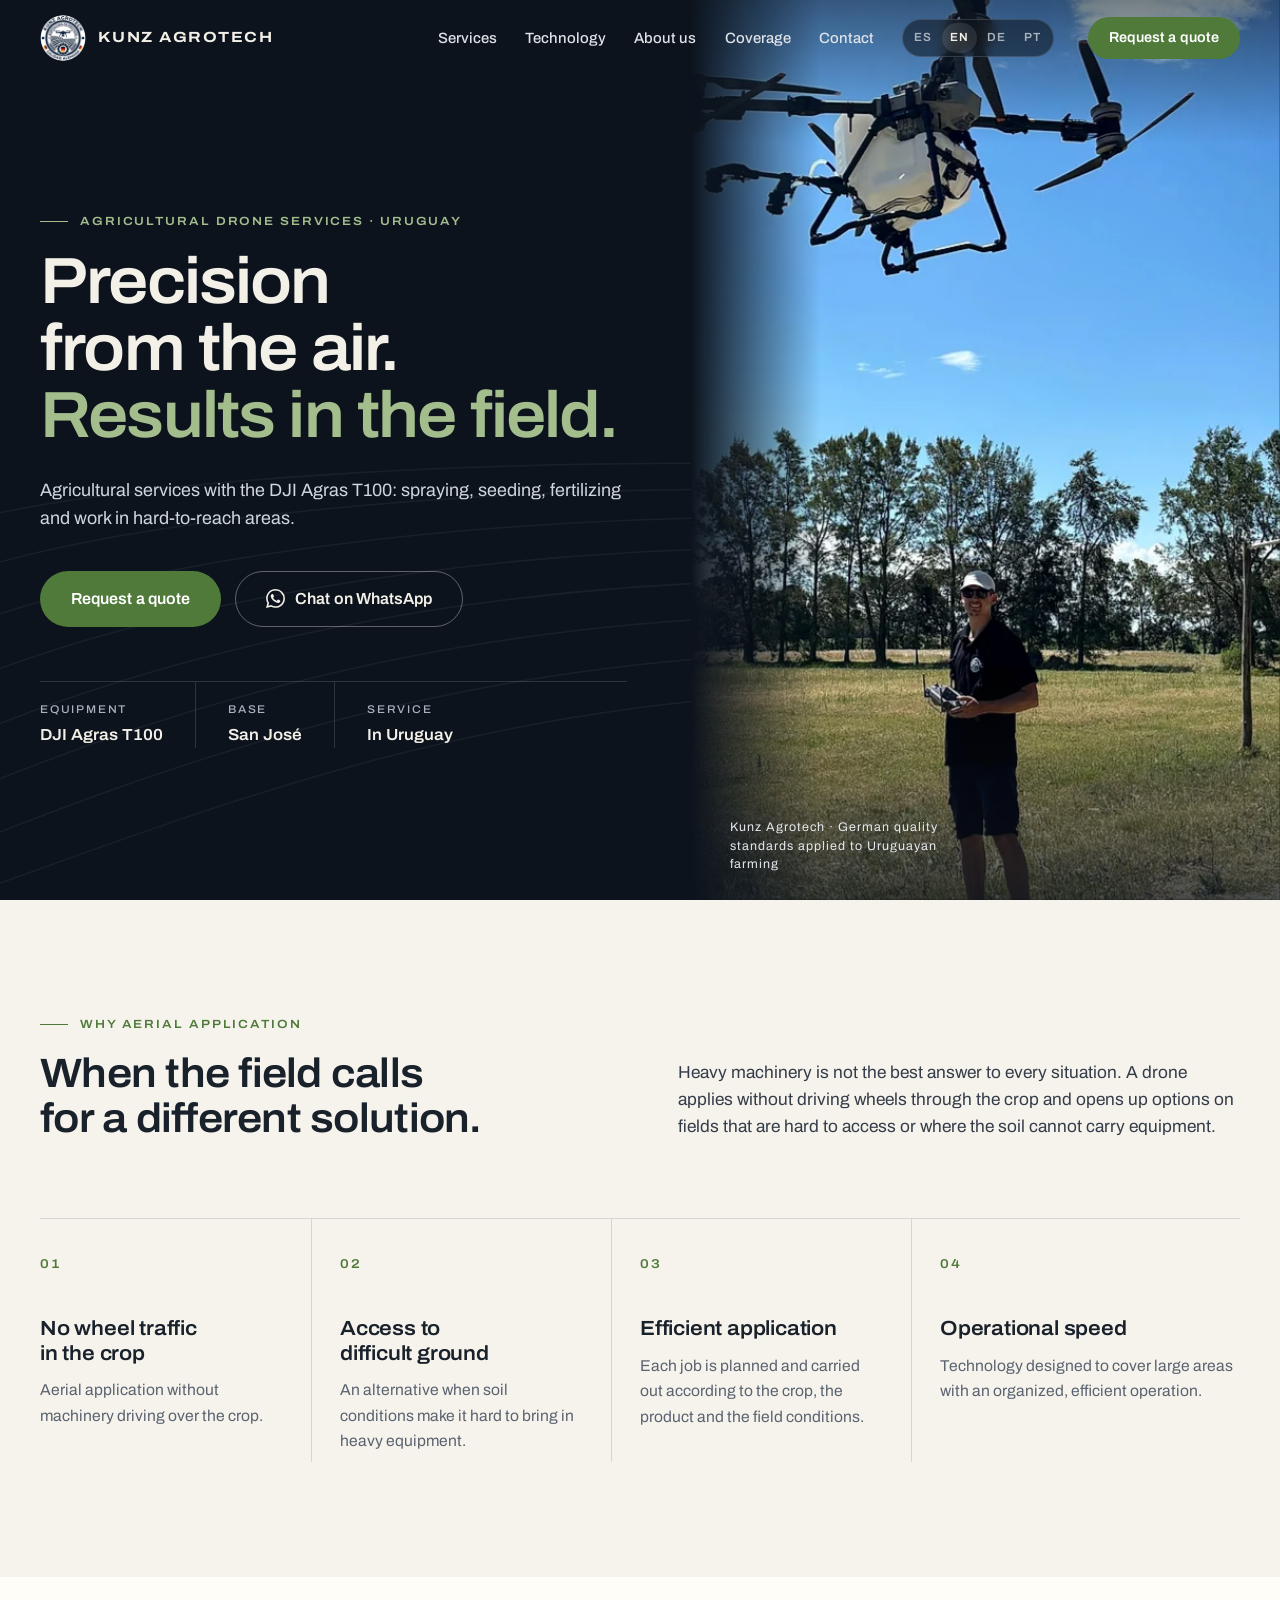
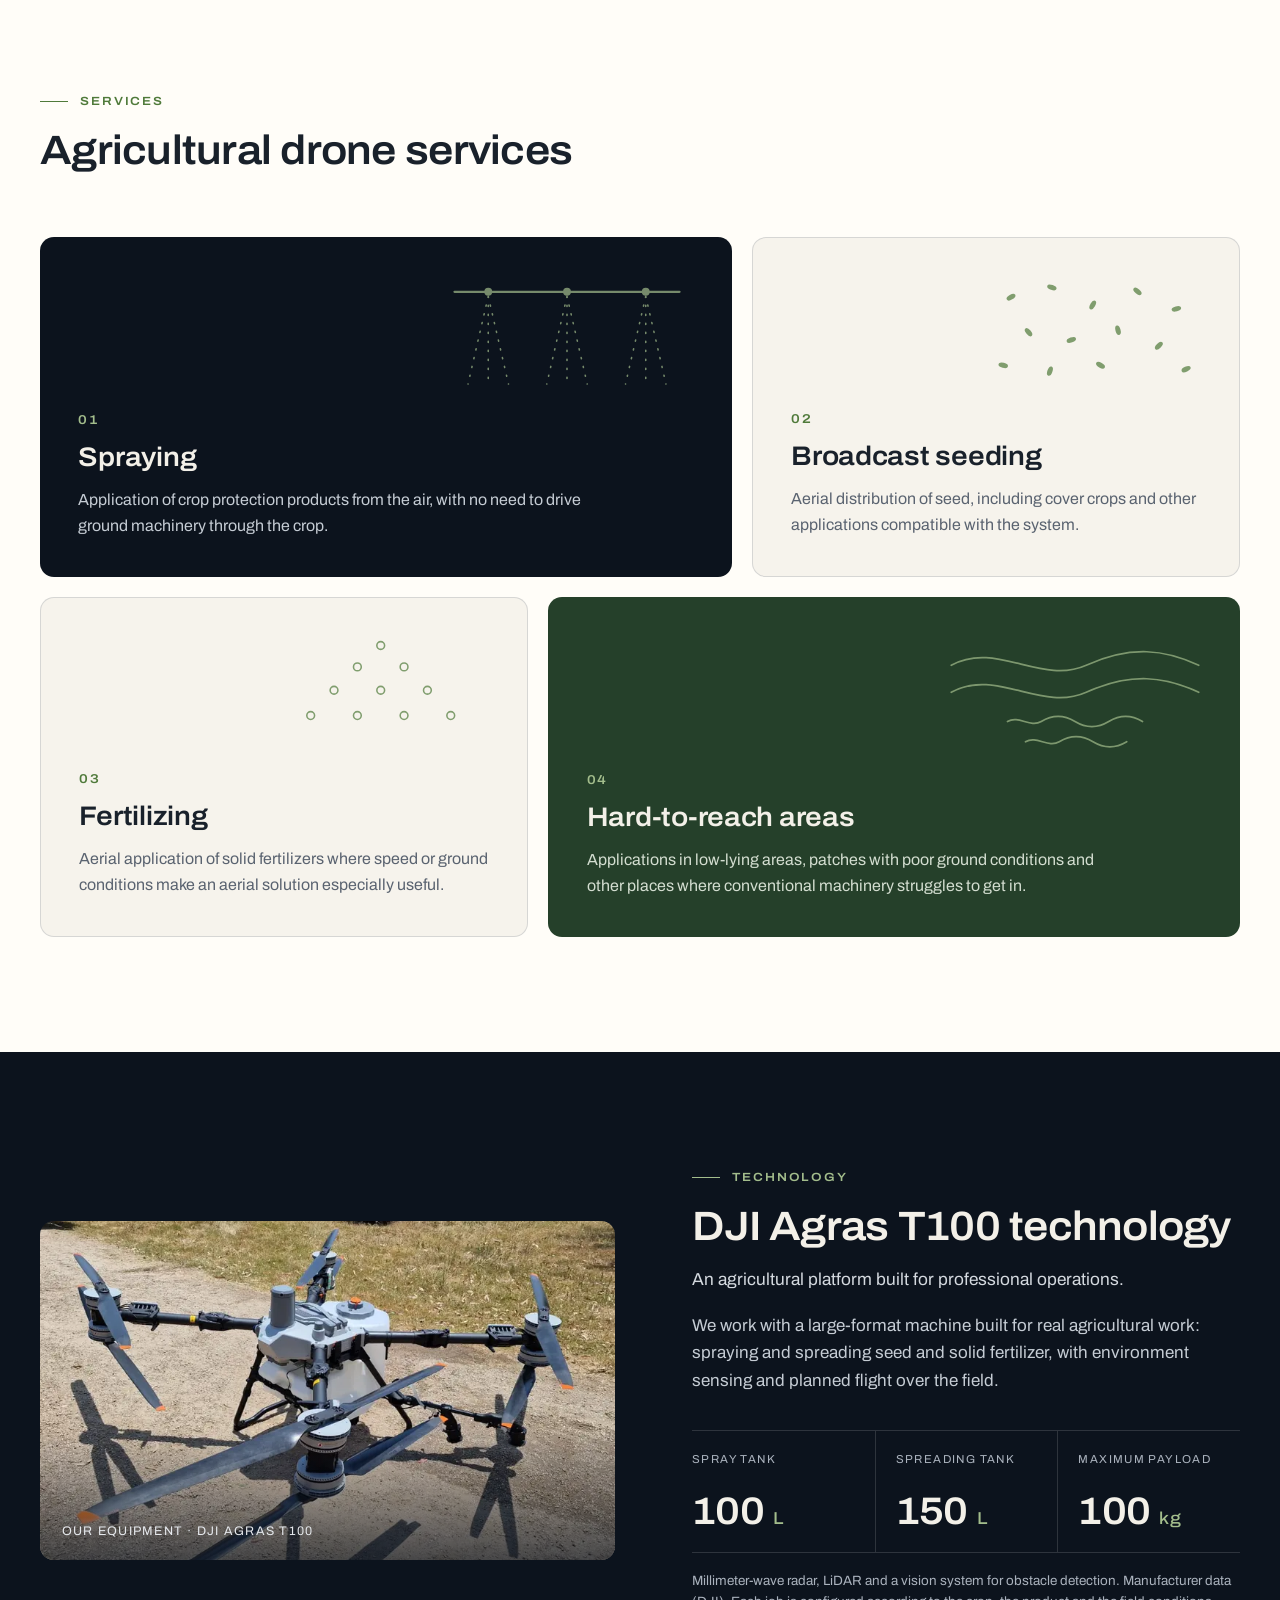
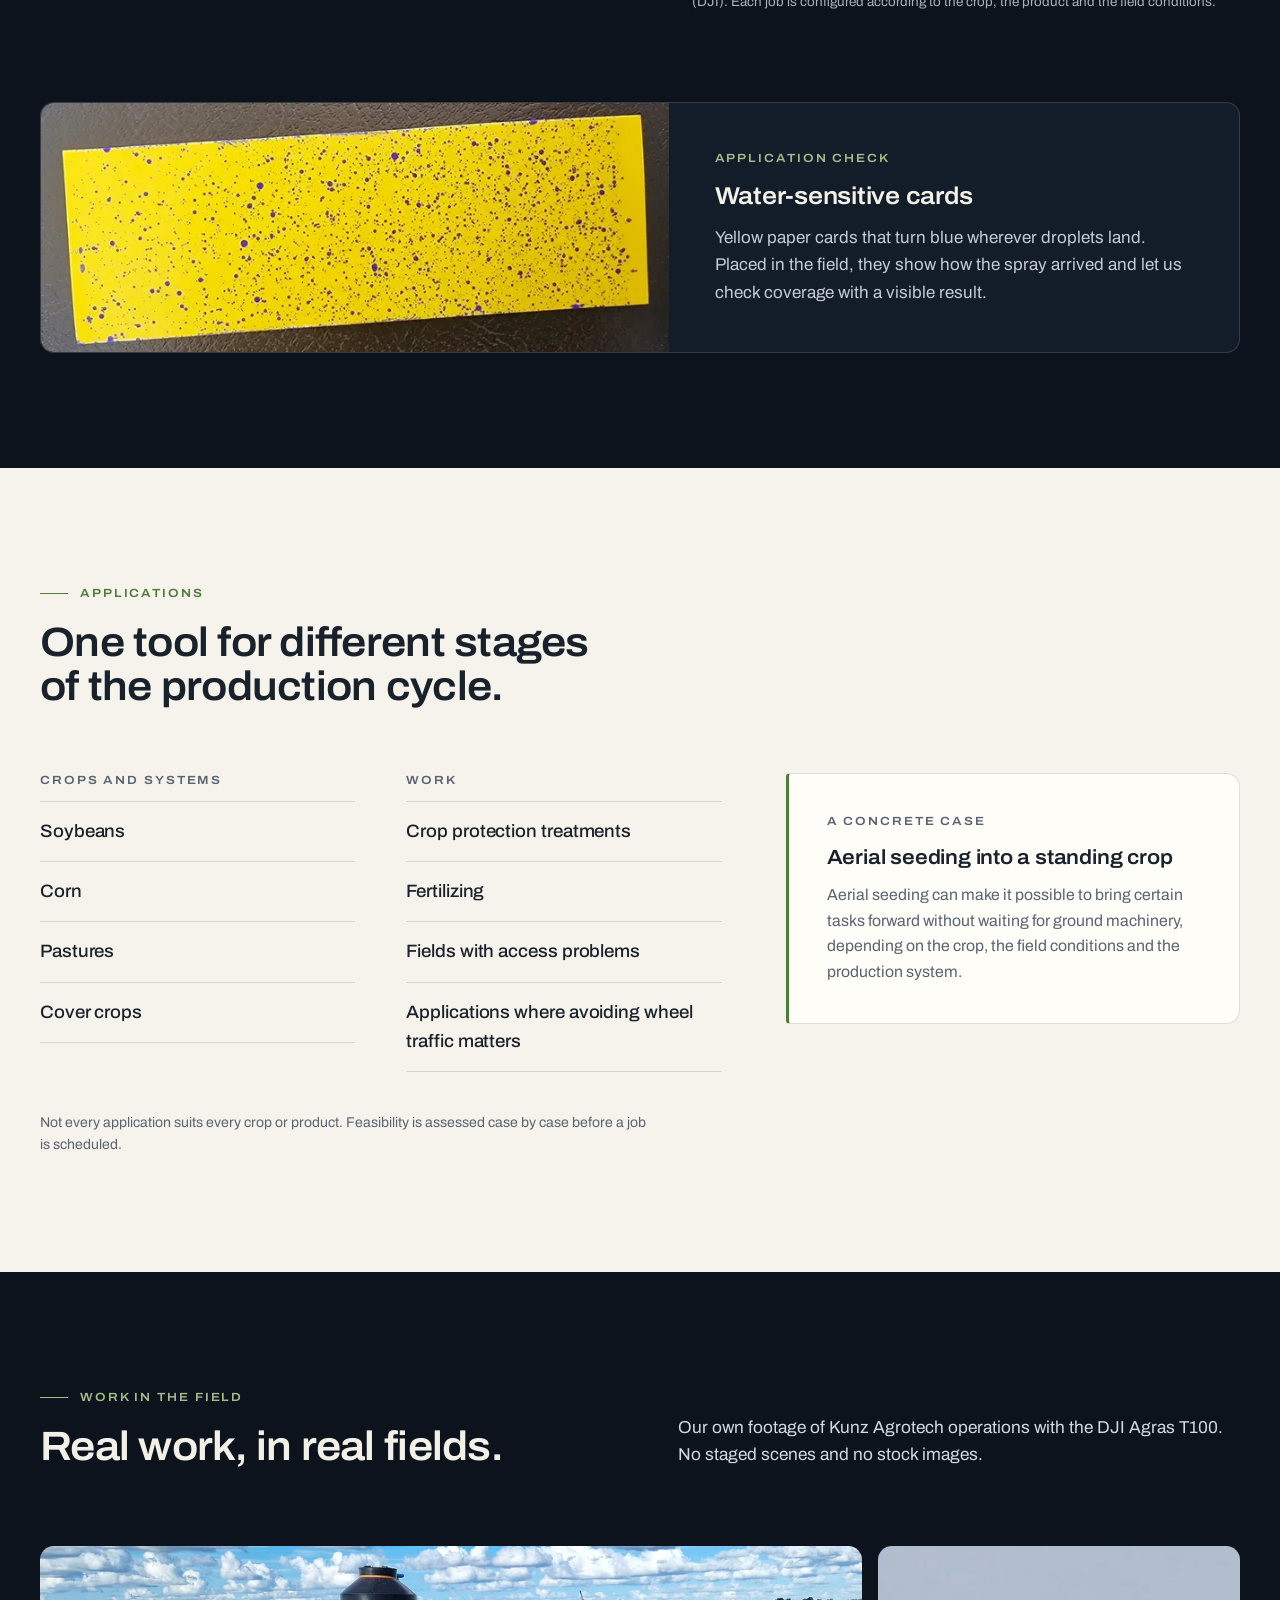
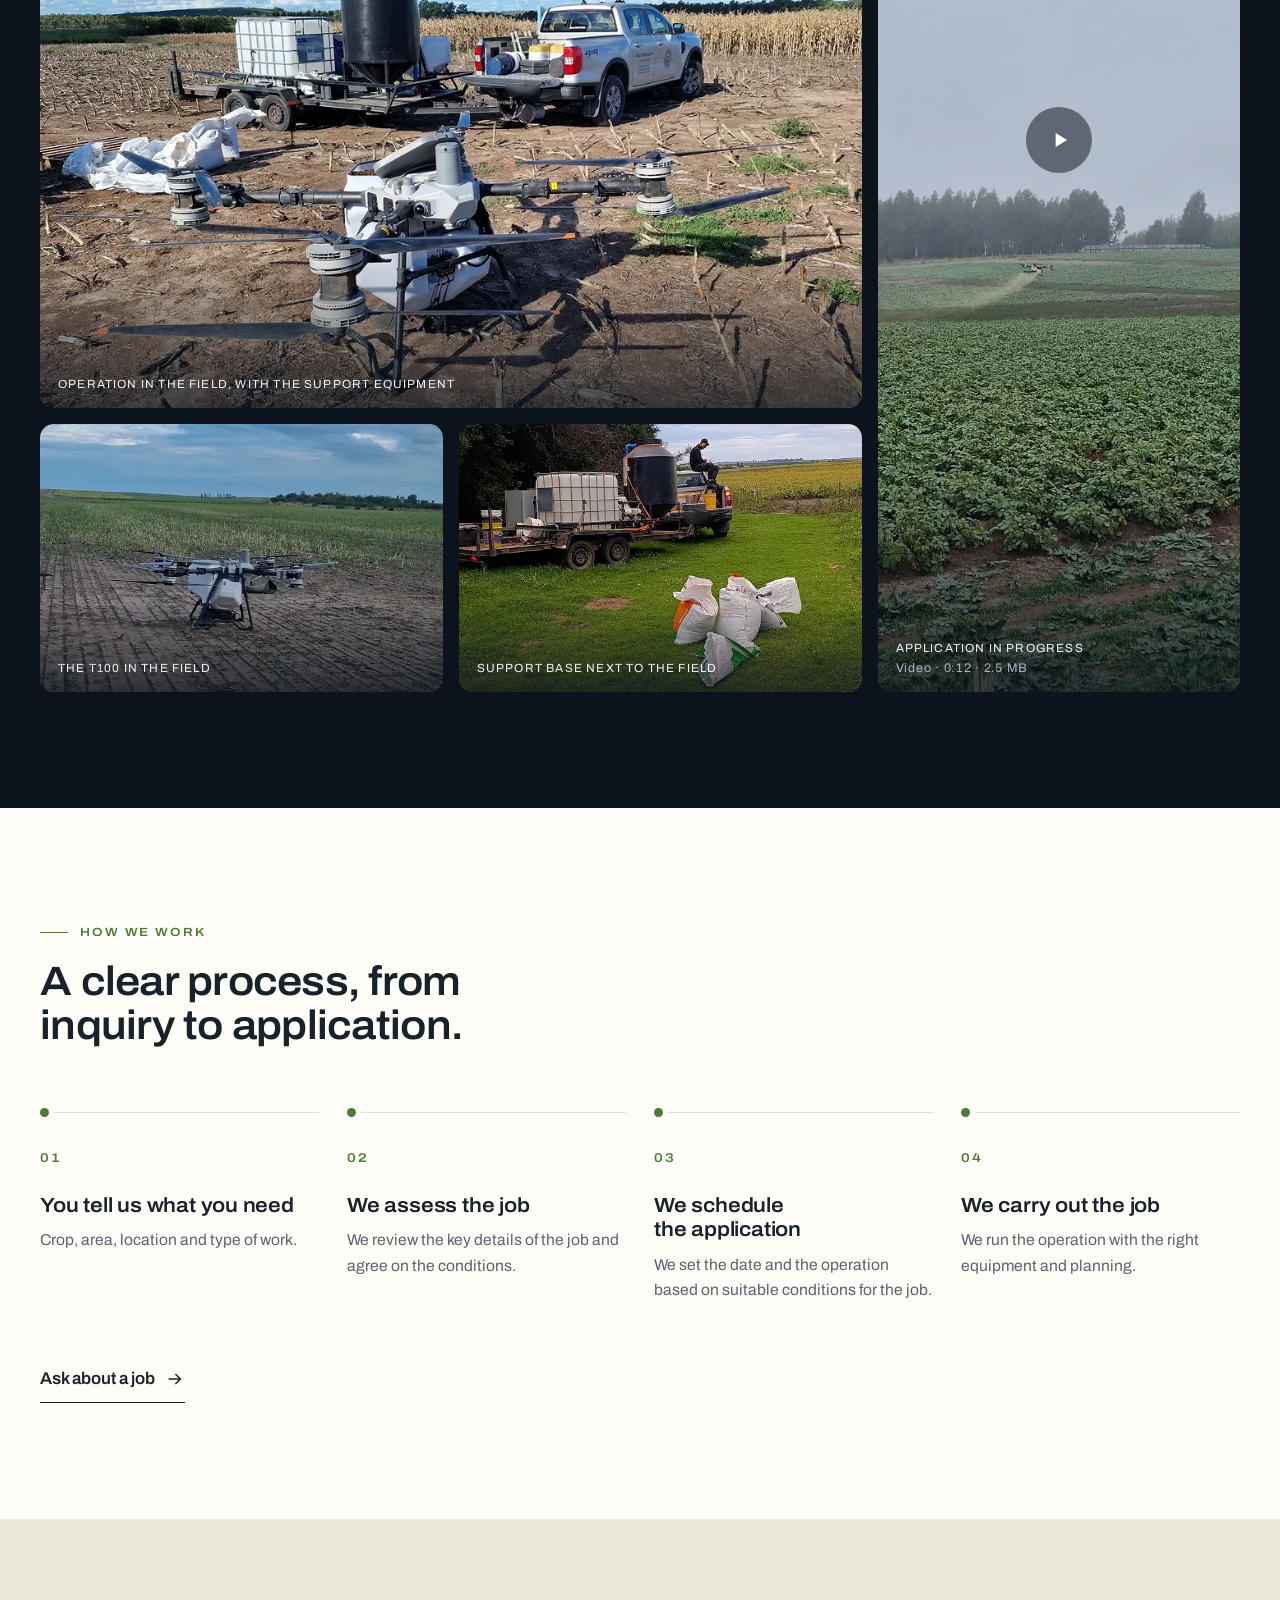
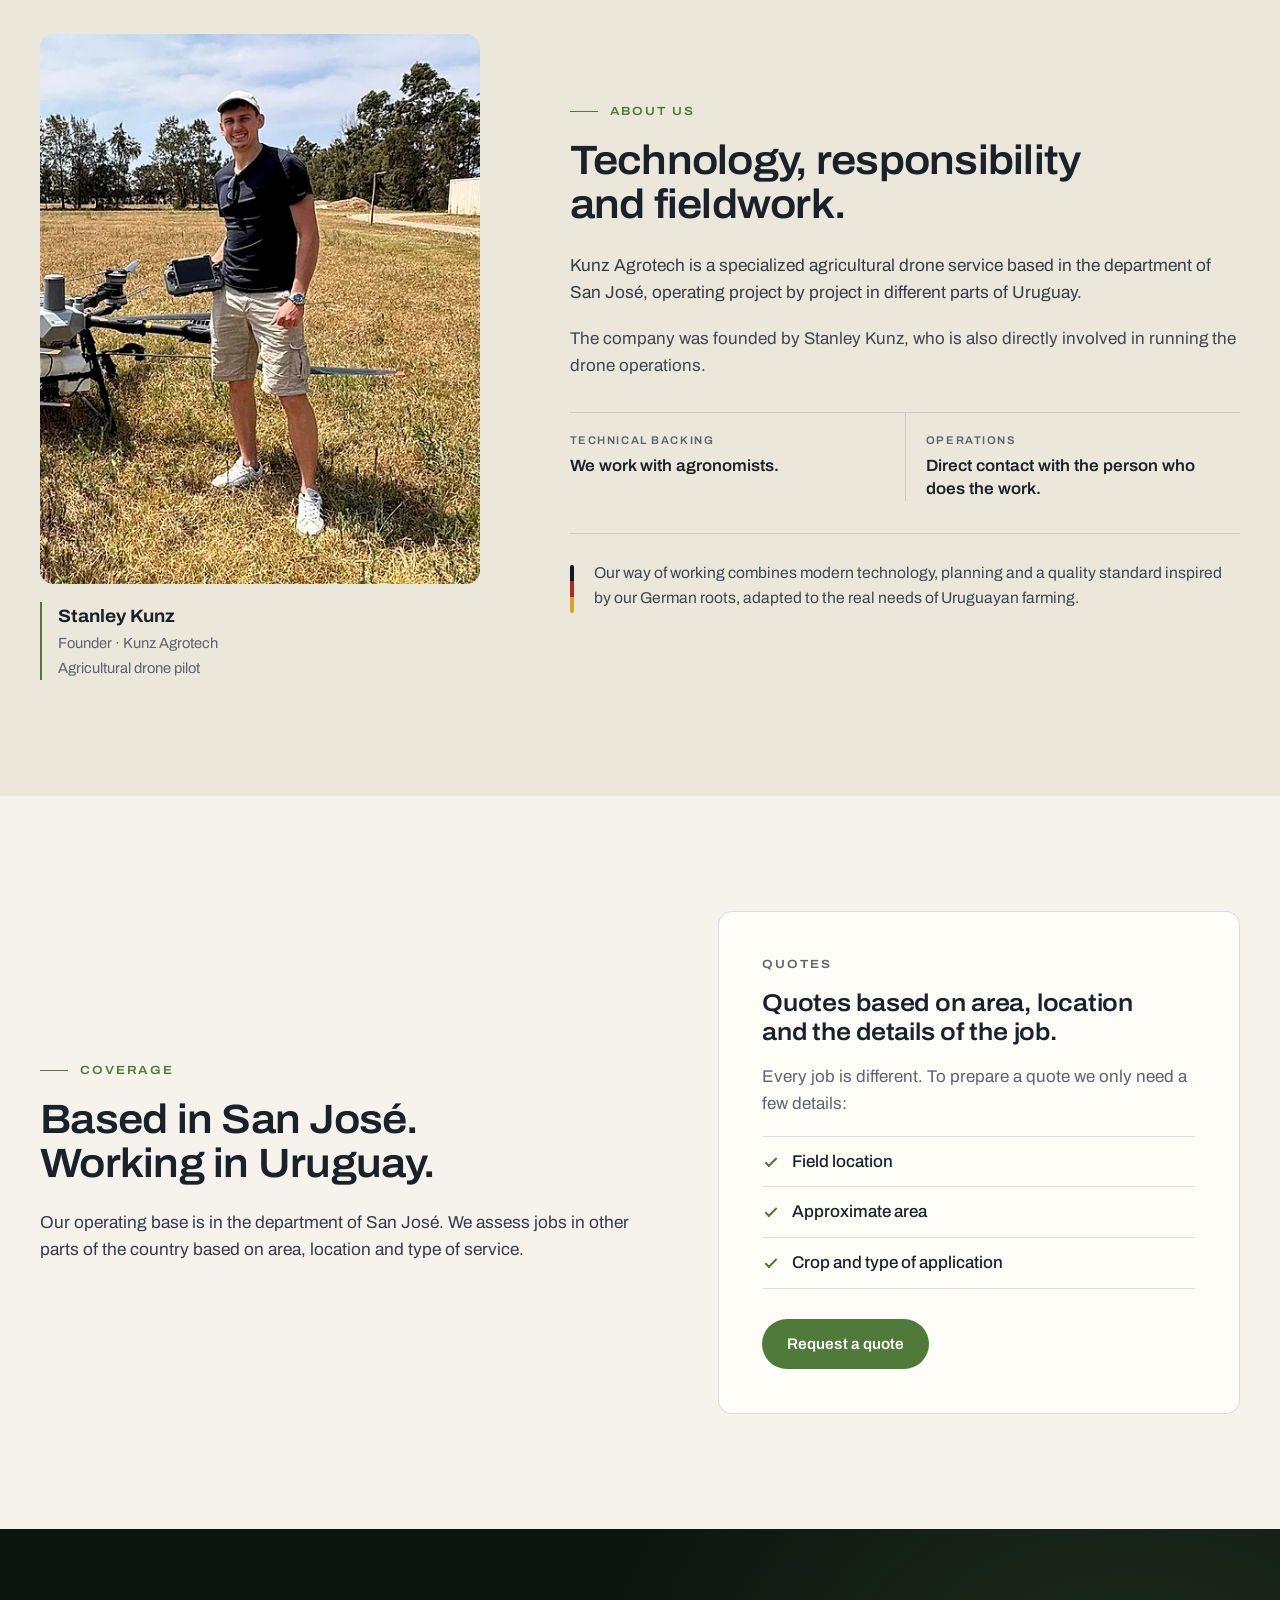
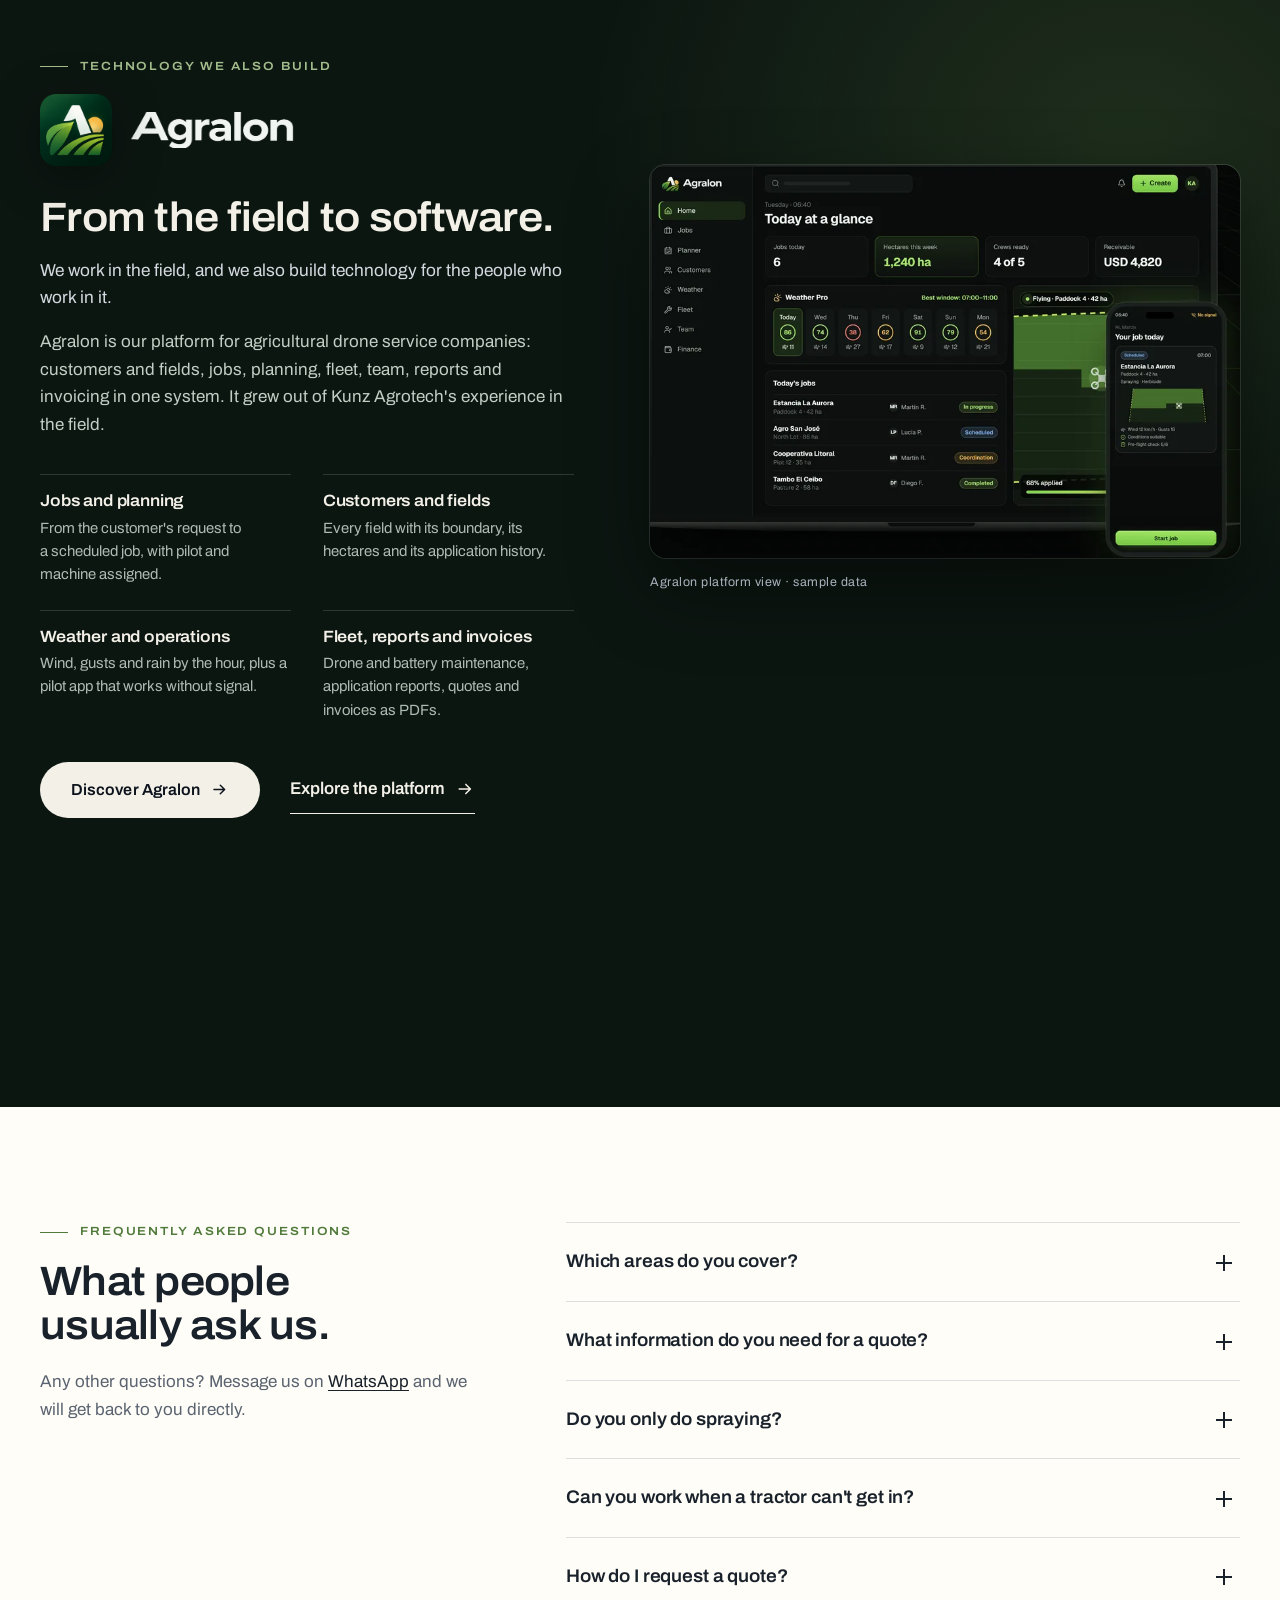
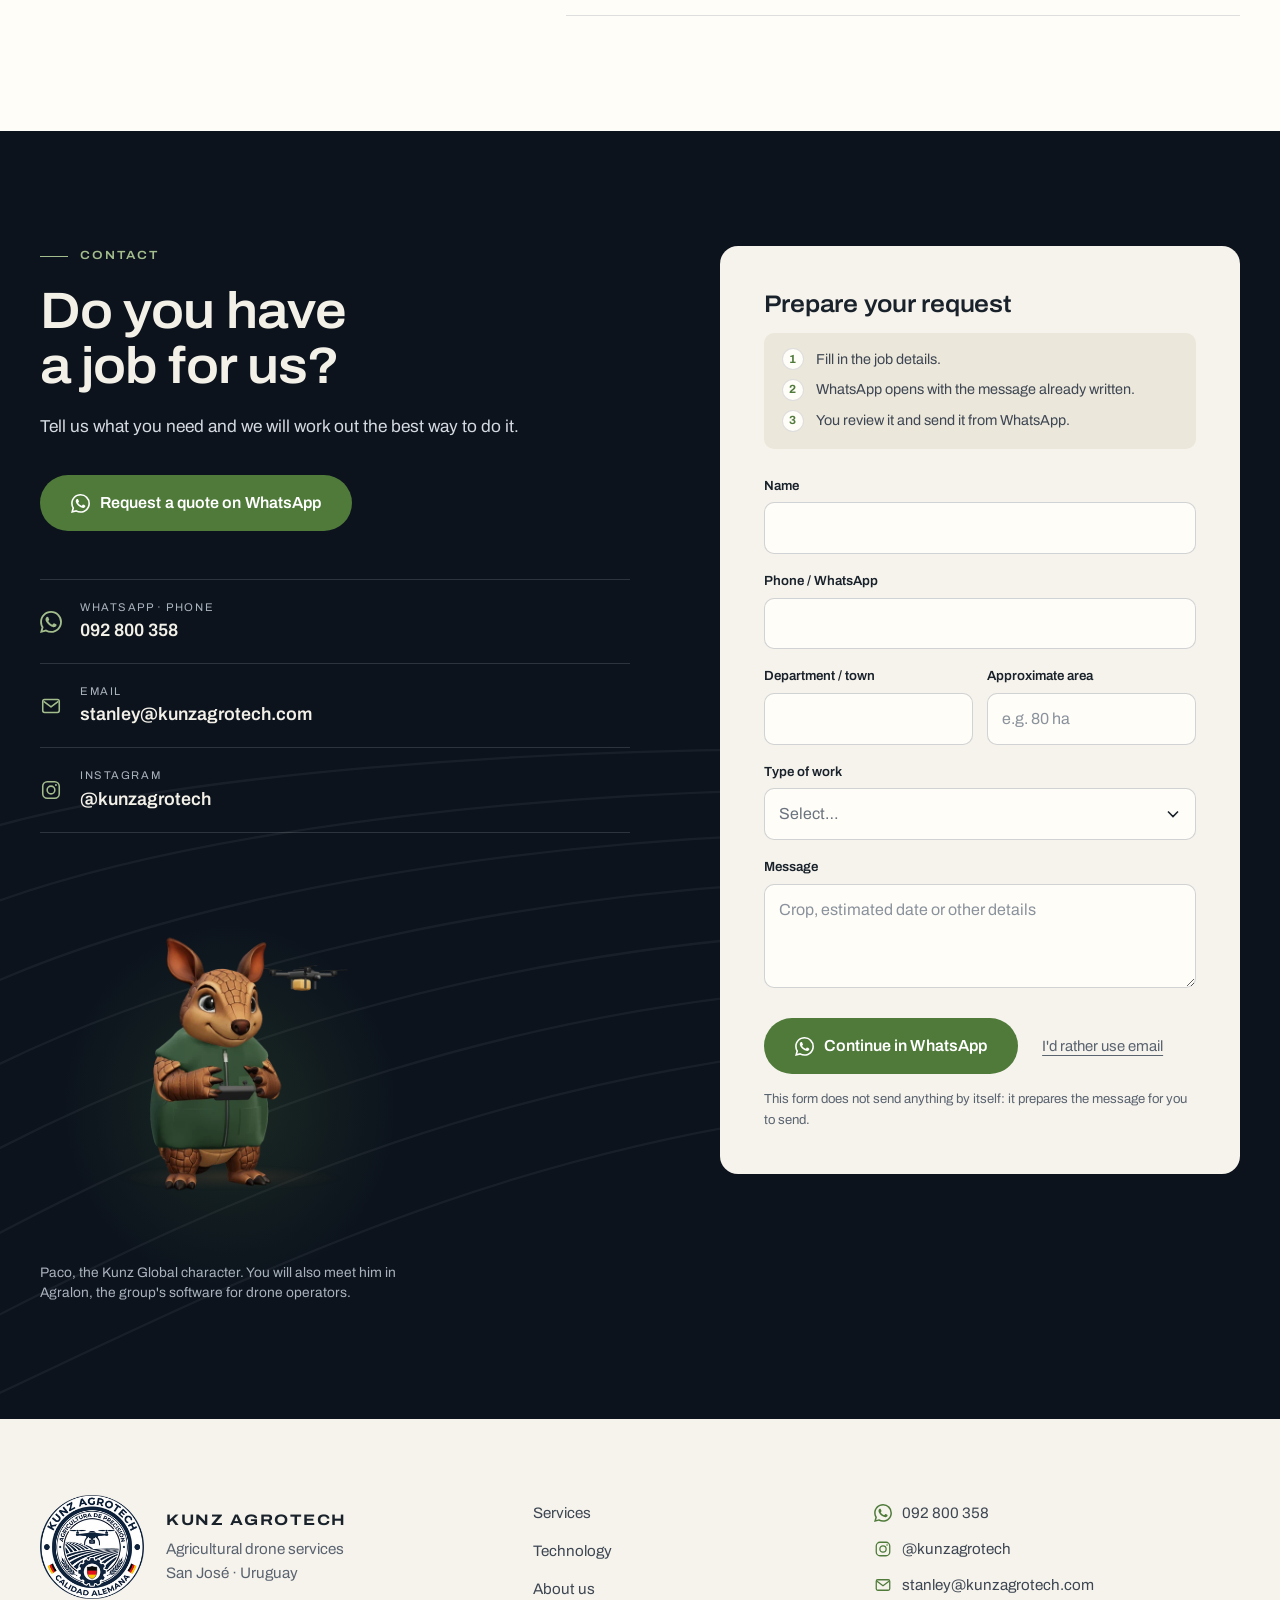
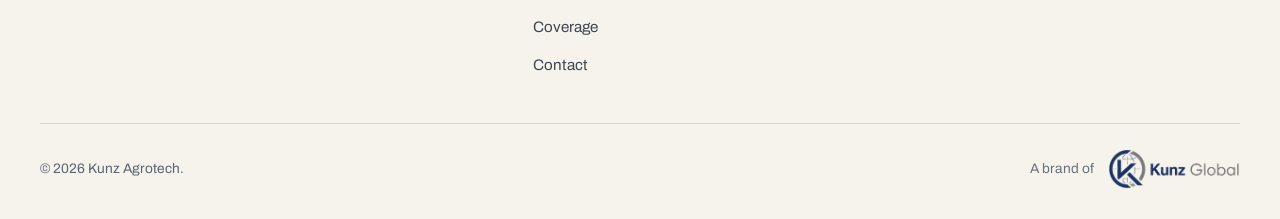
<file: en/index.html>
<!doctype html>
<!-- GENERADO por scripts/build-i18n.mjs desde index.html + i18n/en.json. No editar a mano. -->
<html lang="en">
<head>
  <meta charset="utf-8">
  <meta name="viewport" content="width=device-width, initial-scale=1, viewport-fit=cover">
  <title>Kunz Agrotech | Agricultural Drone Services in Uruguay</title>
  <meta name="description" content="Agricultural services with the DJI Agras T100: spraying, seeding, fertilizing and applications in hard-to-reach areas. Based in San José, Uruguay.">
  <link rel="canonical" href="https://kunzagrotech.com/en/">
  <link rel="alternate" hreflang="es-UY" href="https://kunzagrotech.com/">
  <link rel="alternate" hreflang="en" href="https://kunzagrotech.com/en/">
  <link rel="alternate" hreflang="de" href="https://kunzagrotech.com/de/">
  <link rel="alternate" hreflang="pt-BR" href="https://kunzagrotech.com/pt/">
  <link rel="alternate" hreflang="x-default" href="https://kunzagrotech.com/">
  <meta name="theme-color" content="#0c131d">
  <meta name="format-detection" content="telephone=no">

  <meta property="og:type" content="website">
  <meta property="og:site_name" content="Kunz Agrotech">
  <meta property="og:locale" content="en_US">
  <meta property="og:locale:alternate" content="es_UY">
  <meta property="og:locale:alternate" content="de_DE">
  <meta property="og:locale:alternate" content="pt_BR">
  <meta property="og:url" content="https://kunzagrotech.com/en/">
  <meta property="og:title" content="Kunz Agrotech | Agricultural Drone Services in Uruguay">
  <meta property="og:description" content="Spraying, broadcast seeding, fertilizing and work in hard-to-reach areas with the DJI Agras T100. Based in San José, Uruguay.">
  <meta property="og:image" content="https://kunzagrotech.com/assets/img/og-kunz-agrotech.jpg">
  <meta property="og:image:width" content="1200">
  <meta property="og:image:height" content="630">
  <meta property="og:image:alt" content="Stanley Kunz with Kunz Agrotech's DJI Agras T100 agricultural drone">
  <meta name="twitter:card" content="summary_large_image">

  <link rel="icon" href="../favicon.png" type="image/png" sizes="48x48">
  <link rel="icon" href="../assets/img/logo-192.png" type="image/png" sizes="192x192">
  <link rel="apple-touch-icon" href="../assets/img/logo-180.png">
  <link rel="manifest" href="../site.webmanifest">

  <link rel="preconnect" href="https://fonts.googleapis.com">
  <link rel="preconnect" href="https://fonts.gstatic.com" crossorigin>
  <link href="https://fonts.googleapis.com/css2?family=Archivo:wdth,wght@62..125,300..800&display=swap" rel="stylesheet">
  <link rel="preload" as="image" href="../assets/img/hero-900.webp" imagesrcset="../assets/img/hero-640.webp 640w, ../assets/img/hero-900.webp 900w, ../assets/img/hero-1200.webp 1200w" imagesizes="(max-width: 900px) 100vw, 46vw" type="image/webp">
  <link rel="stylesheet" href="../assets/css/site.css">
  <script>document.documentElement.classList.add("js")</script>

  <script type="application/ld+json">
  {
    "@context": "https://schema.org",
    "@graph": [
      {
        "@type": "ProfessionalService",
        "@id": "https://kunzagrotech.com/#empresa",
        "name": "Kunz Agrotech",
        "slogan": "Agricultural technology applied in the field",
        "description": "Agricultural drone services with the DJI Agras T100: spraying, broadcast seeding, fertilizing and applications in hard-to-reach areas.",
        "url": "https://kunzagrotech.com/",
        "logo": "https://kunzagrotech.com/assets/img/logo-512.png",
        "image": "https://kunzagrotech.com/assets/img/og-kunz-agrotech.jpg",
        "telephone": "+59892800358",
        "email": "stanley@kunzagrotech.com",
        "address": {
          "@type": "PostalAddress",
          "addressRegion": "San José",
          "addressCountry": "UY"
        },
        "areaServed": {
          "@type": "Country",
          "name": "Uruguay"
        },
        "founder": {
          "@type": "Person",
          "name": "Stanley Kunz",
          "jobTitle": "Founder and agricultural drone pilot"
        },
        "parentOrganization": {
          "@type": "Organization",
          "name": "Kunz Global",
          "url": "https://kunzglobal.com/"
        },
        "sameAs": [
          "https://instagram.com/kunzagrotech"
        ],
        "contactPoint": {
          "@type": "ContactPoint",
          "contactType": "customer service",
          "telephone": "+59892800358",
          "email": "stanley@kunzagrotech.com",
          "availableLanguage": [
            "es"
          ]
        },
        "hasOfferCatalog": {
          "@type": "OfferCatalog",
          "name": "Agricultural drone services",
          "itemListElement": [
            {
              "@type": "Offer",
              "itemOffered": {
                "@type": "Service",
                "name": "Drone spraying",
                "areaServed": "Uruguay"
              }
            },
            {
              "@type": "Offer",
              "itemOffered": {
                "@type": "Service",
                "name": "Broadcast seeding by drone",
                "areaServed": "Uruguay"
              }
            },
            {
              "@type": "Offer",
              "itemOffered": {
                "@type": "Service",
                "name": "Aerial fertilizing by drone",
                "areaServed": "Uruguay"
              }
            },
            {
              "@type": "Offer",
              "itemOffered": {
                "@type": "Service",
                "name": "Applications in hard-to-reach areas",
                "areaServed": "Uruguay"
              }
            }
          ]
        }
      },
      {
        "@type": "WebSite",
        "@id": "https://kunzagrotech.com/#web",
        "url": "https://kunzagrotech.com/",
        "name": "Kunz Agrotech",
        "inLanguage": "en",
        "publisher": {
          "@id": "https://kunzagrotech.com/#empresa"
        }
      },
      {
        "@type": "FAQPage",
        "mainEntity": [
          {
            "@type": "Question",
            "name": "Which areas do you cover?",
            "acceptedAnswer": {
              "@type": "Answer",
              "text": "We are based in the department of San José. We assess jobs in other departments based on area, location and type of service."
            }
          },
          {
            "@type": "Question",
            "name": "What information do you need for a quote?",
            "acceptedAnswer": {
              "@type": "Answer",
              "text": "Field location, approximate area, crop and type of application. With that information we can give you a first answer."
            }
          },
          {
            "@type": "Question",
            "name": "Do you only do spraying?",
            "acceptedAnswer": {
              "@type": "Answer",
              "text": "No. Kunz Agrotech also offers other services compatible with the agricultural platform, including broadcast seeding and certain fertilizer applications."
            }
          },
          {
            "@type": "Question",
            "name": "Can you work when a tractor can't get in?",
            "acceptedAnswer": {
              "@type": "Answer",
              "text": "Aerial application can be an alternative in many situations with access problems or difficult soil conditions. Feasibility is assessed for each job."
            }
          },
          {
            "@type": "Question",
            "name": "How do I request a quote?",
            "acceptedAnswer": {
              "@type": "Answer",
              "text": "Directly on WhatsApp at +598 92 800 358 or through the contact form on this website."
            }
          }
        ]
      }
    ]
  }
  </script>
</head>
<body>
  <!--
    DATOS DE CONTACTO
    · WhatsApp / teléfono: 092 800 358  → https://wa.me/59892800358
    · E-mail: stanley@kunzagrotech.com
    · Instagram: @kunzagrotech
    Si cambian: buscar y reemplazar en este archivo, en 404.html y en assets/js/site.js (objeto CONTACT).
  -->
  <svg xmlns="http://www.w3.org/2000/svg" hidden>
    <symbol id="i-wa" viewBox="0 0 24 24"><path fill="currentColor" d="M17.472 14.382c-.297-.149-1.758-.867-2.03-.967-.273-.099-.471-.148-.67.15-.197.297-.767.966-.94 1.164-.173.199-.347.223-.644.075-.297-.15-1.255-.463-2.39-1.475-.883-.788-1.48-1.761-1.653-2.059-.173-.297-.018-.458.13-.606.134-.133.298-.347.446-.52.149-.174.198-.298.298-.497.099-.198.05-.371-.025-.52-.075-.149-.669-1.612-.916-2.207-.242-.579-.487-.5-.669-.51-.173-.008-.371-.01-.57-.01-.198 0-.52.074-.792.372-.272.297-1.04 1.016-1.04 2.479 0 1.462 1.065 2.875 1.213 3.074.149.198 2.096 3.2 5.077 4.487.709.306 1.262.489 1.694.625.712.227 1.36.195 1.871.118.571-.085 1.758-.719 2.006-1.413.248-.694.248-1.289.173-1.413-.074-.124-.272-.198-.57-.347m-5.421 7.403h-.004a9.87 9.87 0 01-5.031-1.378l-.361-.214-3.741.982.998-3.648-.235-.374a9.86 9.86 0 01-1.51-5.26c.001-5.45 4.436-9.884 9.888-9.884 2.64 0 5.122 1.03 6.988 2.898a9.825 9.825 0 012.893 6.994c-.003 5.45-4.437 9.884-9.885 9.884m8.413-18.297A11.815 11.815 0 0012.05 0C5.495 0 .16 5.335.157 11.892c0 2.096.547 4.142 1.588 5.945L.057 24l6.305-1.654a11.882 11.882 0 005.683 1.448h.005c6.554 0 11.89-5.335 11.893-11.893a11.821 11.821 0 00-3.48-8.413z"/></symbol>
    <symbol id="i-ig" viewBox="0 0 24 24"><g fill="none" stroke="currentColor" stroke-width="1.7"><rect x="3" y="3" width="18" height="18" rx="5"/><circle cx="12" cy="12" r="4.2"/></g><circle cx="17.4" cy="6.6" r="1.1" fill="currentColor"/></symbol>
    <symbol id="i-mail" viewBox="0 0 24 24"><g fill="none" stroke="currentColor" stroke-width="1.7" stroke-linejoin="round"><rect x="3" y="5" width="18" height="14" rx="2"/><path d="m4 7 8 6 8-6"/></g></symbol>
    <symbol id="i-arrow" viewBox="0 0 24 24"><path d="M5 12h13m-5-5.5 5.5 5.5-5.5 5.5" fill="none" stroke="currentColor" stroke-width="1.8" stroke-linecap="round" stroke-linejoin="round"/></symbol>
    <symbol id="furrows" viewBox="0 0 800 400" preserveAspectRatio="none"><g fill="none" stroke="currentColor" stroke-width="1.2"><path d="M-20 392C210 330 470 250 830 236"/><path d="M-20 352C200 286 470 214 830 204"/><path d="M-20 310C190 244 470 180 830 174"/><path d="M-20 266C180 204 470 150 830 146"/><path d="M-20 222C170 166 470 122 830 120"/><path d="M-20 178C160 130 470 96 830 96"/><path d="M-20 136C150 98 470 72 830 74"/><path d="M-20 96C140 68 470 50 830 54"/></g></symbol>
  </svg>

  <a class="skip" href="#contenido">Skip to content</a>

  <header class="header" id="top">
    <div class="header__inner">
      <a class="brand" href="#top" aria-label="Kunz Agrotech, home">
        <img src="../assets/img/logo-96.png" width="46" height="46" alt="">
        <span class="brand__name">Kunz Agrotech</span>
      </a>
      <nav class="nav" id="menu" aria-label="Main">
        <a href="#servicios">Services</a>
        <a href="#tecnologia">Technology</a>
        <a href="#nosotros">About us</a>
        <a href="#cobertura">Coverage</a>
        <a href="#contacto">Contact</a>
        <div class="lang" role="group" aria-label="Language">
          <a href="/" hreflang="es-UY" lang="es" title="Español" data-lang="es">ES</a>
          <a href="/en/" hreflang="en" lang="en" title="English" data-lang="en" aria-current="page">EN</a>
          <a href="/de/" hreflang="de" lang="de" title="Deutsch" data-lang="de">DE</a>
          <a href="/pt/" hreflang="pt-BR" lang="pt-BR" title="Português" data-lang="pt">PT</a>
        </div>
        <a class="btn btn--primary nav__cta" href="#contacto">Request a quote</a>
      </nav>
      <button class="burger" type="button" aria-expanded="false" aria-controls="menu" aria-label="Open menu"><span></span><span></span></button>
    </div>
  </header>

  <main id="contenido">

    <!-- HERO -->
    <section class="hero">
      <svg class="hero__furrows" aria-hidden="true"><use href="#furrows"/></svg>
      <div class="hero__text">
        <p class="eyebrow eyebrow--light">Agricultural drone services · Uruguay</p>
        <h1>Precision from the air. <span>Results in the field.</span></h1>
        <p class="hero__lead">Agricultural services with the DJI Agras T100: spraying, seeding, fertilizing and work in hard-to-reach areas.</p>
        <div class="hero__cta">
          <a class="btn btn--primary btn--lg" href="#contacto">Request a quote</a>
          <a class="btn btn--ghost btn--lg" href="https://wa.me/59892800358?text=Hello%2C%20I%20would%20like%20to%20ask%20about%20an%20agricultural%20drone%20service." target="_blank" rel="noopener"><svg aria-hidden="true"><use href="#i-wa"/></svg>Chat on WhatsApp</a>
        </div>
        <ul class="hero__facts">
          <li><span>Equipment</span>DJI Agras T100</li>
          <li><span>Base</span>San José</li>
          <li><span>Service</span>In Uruguay</li>
        </ul>
      </div>
      <figure class="hero__media">
        <picture>
          <source type="image/webp" srcset="../assets/img/hero-640.webp 640w, ../assets/img/hero-900.webp 900w, ../assets/img/hero-1200.webp 1200w" sizes="(max-width: 900px) 100vw, 46vw">
          <img src="../assets/img/hero-900.jpg" srcset="../assets/img/hero-640.jpg 640w, ../assets/img/hero-900.jpg 900w, ../assets/img/hero-1200.jpg 1200w" sizes="(max-width: 900px) 100vw, 46vw" width="1200" height="1600" alt="Stanley Kunz, founder of Kunz Agrotech, operating the DJI Agras T100 agricultural drone in flight over a field" fetchpriority="high" decoding="async">
        </picture>
        <figcaption>Kunz Agrotech · German quality standards applied to Uruguayan farming</figcaption>
      </figure>
    </section>

    <!-- VALOR -->
    <section class="section value" id="ventajas">
      <div class="wrap">
        <div class="split-head reveal">
          <div>
            <p class="eyebrow">Why aerial application</p>
            <h2>When the field calls for a different solution.</h2>
          </div>
          <p class="lead">Heavy machinery is not the best answer to every situation. A drone applies without driving wheels through the crop and opens up options on fields that are hard to access or where the soil cannot carry equipment.</p>
        </div>
        <ol class="value__grid">
          <li class="reveal"><span class="num">01</span><h3>No wheel traffic in the crop</h3><p>Aerial application without machinery driving over the crop.</p></li>
          <li class="reveal"><span class="num">02</span><h3>Access to difficult ground</h3><p>An alternative when soil conditions make it hard to bring in heavy equipment.</p></li>
          <li class="reveal"><span class="num">03</span><h3>Efficient application</h3><p>Each job is planned and carried out according to the crop, the product and the field conditions.</p></li>
          <li class="reveal"><span class="num">04</span><h3>Operational speed</h3><p>Technology designed to cover large areas with an organized, efficient operation.</p></li>
        </ol>
      </div>
    </section>

    <!-- SERVICIOS -->
    <section class="section services" id="servicios">
      <div class="wrap">
        <div class="section-head reveal">
          <p class="eyebrow">Services</p>
          <h2>Agricultural drone services</h2>
        </div>
        <div class="services__grid">
          <article class="svc svc--ink svc--wide reveal">
            <svg class="svc__art" viewBox="0 0 240 120" aria-hidden="true"><g fill="none" stroke="currentColor" stroke-linecap="round"><path d="M20 22h200" stroke-width="2"/><g stroke-width="1.4" stroke-dasharray="1 7"><path d="M50 26 32 104M50 26v78M50 26l18 78"/><path d="M120 26l-18 78M120 26v78M120 26l18 78"/><path d="M190 26l-18 78M190 26v78M190 26l18 78"/></g></g><g fill="currentColor"><circle cx="50" cy="22" r="3.5"/><circle cx="120" cy="22" r="3.5"/><circle cx="190" cy="22" r="3.5"/></g></svg>
            <span class="num">01</span>
            <h3>Spraying</h3>
            <p>Application of crop protection products from the air, with no need to drive ground machinery through the crop.</p>
          </article>
          <article class="svc svc--paper reveal">
            <svg class="svc__art" viewBox="0 0 240 120" aria-hidden="true"><g fill="currentColor"><ellipse cx="36" cy="30" rx="5" ry="2.6" transform="rotate(-30 36 30)"/><ellipse cx="78" cy="20" rx="5" ry="2.6" transform="rotate(20 78 20)"/><ellipse cx="120" cy="38" rx="5" ry="2.6" transform="rotate(-60 120 38)"/><ellipse cx="166" cy="24" rx="5" ry="2.6" transform="rotate(40 166 24)"/><ellipse cx="206" cy="42" rx="5" ry="2.6" transform="rotate(-15 206 42)"/><ellipse cx="54" cy="66" rx="5" ry="2.6" transform="rotate(50 54 66)"/><ellipse cx="98" cy="74" rx="5" ry="2.6" transform="rotate(-20 98 74)"/><ellipse cx="146" cy="64" rx="5" ry="2.6" transform="rotate(75 146 64)"/><ellipse cx="188" cy="80" rx="5" ry="2.6" transform="rotate(-45 188 80)"/><ellipse cx="28" cy="100" rx="5" ry="2.6" transform="rotate(15 28 100)"/><ellipse cx="76" cy="106" rx="5" ry="2.6" transform="rotate(-70 76 106)"/><ellipse cx="128" cy="100" rx="5" ry="2.6" transform="rotate(30 128 100)"/><ellipse cx="216" cy="104" rx="5" ry="2.6" transform="rotate(-25 216 104)"/></g></svg>
            <span class="num">02</span>
            <h3>Broadcast seeding</h3>
            <p>Aerial distribution of seed, including cover crops and other applications compatible with the system.</p>
          </article>
          <article class="svc svc--paper reveal">
            <svg class="svc__art" viewBox="0 0 240 120" aria-hidden="true"><g fill="none" stroke="currentColor" stroke-width="1.6"><circle cx="120" cy="18" r="4"/><circle cx="96" cy="40" r="4"/><circle cx="144" cy="40" r="4"/><circle cx="72" cy="64" r="4"/><circle cx="120" cy="64" r="4"/><circle cx="168" cy="64" r="4"/><circle cx="48" cy="90" r="4"/><circle cx="96" cy="90" r="4"/><circle cx="144" cy="90" r="4"/><circle cx="192" cy="90" r="4"/></g></svg>
            <span class="num">03</span>
            <h3>Fertilizing</h3>
            <p>Aerial application of solid fertilizers where speed or ground conditions make an aerial solution especially useful.</p>
          </article>
          <article class="svc svc--green svc--wide reveal">
            <svg class="svc__art" viewBox="0 0 240 120" aria-hidden="true"><g fill="none" stroke="currentColor" stroke-width="1.5" stroke-linecap="round"><path d="M10 34c40-22 80 18 120 0s70-14 100 0"/><path d="M10 58c40-22 80 18 120 0s70-14 100 0"/><path d="M60 84c10-6 20 6 30 0s20-6 30 0 20 6 30 0 20-6 30 0"/><path d="M76 102c10-6 20 6 30 0s20-6 30 0 20 6 30 0"/></g></svg>
            <span class="num">04</span>
            <h3>Hard-to-reach areas</h3>
            <p>Applications in low-lying areas, patches with poor ground conditions and other places where conventional machinery struggles to get in.</p>
          </article>
        </div>
      </div>
    </section>

    <!-- TECNOLOGÍA -->
    <section class="section tech" id="tecnologia">
      <div class="wrap tech__grid">
        <figure class="tech__media reveal">
          <picture>
            <source type="image/webp" srcset="../assets/img/t100-800.webp 800w, ../assets/img/t100-1200.webp 1200w" sizes="(max-width: 900px) 92vw, 620px">
            <img src="../assets/img/t100-800.jpg" srcset="../assets/img/t100-800.jpg 800w, ../assets/img/t100-1200.jpg 1200w" sizes="(max-width: 900px) 92vw, 620px" width="1200" height="707" loading="lazy" decoding="async" alt="Kunz Agrotech's DJI Agras T100 agricultural drone with its arms unfolded, ready to operate">
          </picture>
          <figcaption>Our equipment · DJI Agras T100</figcaption>
        </figure>
        <div class="tech__text reveal">
          <p class="eyebrow eyebrow--light">Technology</p>
          <h2>DJI Agras T100 technology</h2>
          <p class="lead lead--light">An agricultural platform built for professional operations.</p>
          <p>We work with a large-format machine built for real agricultural work: spraying and spreading seed and solid fertilizer, with environment sensing and planned flight over the field.</p>
          <dl class="specs">
            <div><dt>Spray tank</dt><dd>100 <small>L</small></dd></div>
            <div><dt>Spreading tank</dt><dd>150 <small>L</small></dd></div>
            <div><dt>Maximum payload</dt><dd>100 <small>kg</small></dd></div>
          </dl>
          <p class="note">Millimeter-wave radar, LiDAR and a vision system for obstacle detection. Manufacturer data (DJI). Each job is configured according to the crop, the product and the field conditions.</p>
        </div>
      </div>
      <div class="wrap">
        <div class="control reveal">
          <figure class="control__media">
            <picture>
              <source type="image/webp" srcset="../assets/img/card-700.webp 700w, ../assets/img/card-1100.webp 1100w" sizes="(max-width: 900px) 92vw, 560px">
              <img src="../assets/img/card-700.jpg" srcset="../assets/img/card-700.jpg 700w, ../assets/img/card-1100.jpg 1100w" sizes="(max-width: 900px) 92vw, 560px" width="1100" height="499" loading="lazy" decoding="async" alt="Yellow water-sensitive card with blue spray droplet marks">
            </picture>
          </figure>
          <div class="control__text">
            <p class="label">Application check</p>
            <h3>Water-sensitive cards</h3>
            <p>Yellow paper cards that turn blue wherever droplets land. Placed in the field, they show how the spray arrived and let us check coverage with a visible result.</p>
          </div>
        </div>
      </div>
    </section>

    <!-- APLICACIONES -->
    <section class="section uses" id="aplicaciones">
      <div class="wrap">
        <div class="section-head reveal">
          <p class="eyebrow">Applications</p>
          <h2>One tool for different stages of the production cycle.</h2>
        </div>
        <div class="uses__grid">
          <div class="uses__lists reveal">
            <div>
              <h3 class="label">Crops and systems</h3>
              <ul class="plain-list">
                <li>Soybeans</li>
                <li>Corn</li>
                <li>Pastures</li>
                <li>Cover crops</li>
              </ul>
            </div>
            <div>
              <h3 class="label">Work</h3>
              <ul class="plain-list">
                <li>Crop protection treatments</li>
                <li>Fertilizing</li>
                <li>Fields with access problems</li>
                <li>Applications where avoiding wheel traffic matters</li>
              </ul>
            </div>
          </div>
          <aside class="case reveal">
            <p class="label">A concrete case</p>
            <h3>Aerial seeding into a standing crop</h3>
            <p>Aerial seeding can make it possible to bring certain tasks forward without waiting for ground machinery, depending on the crop, the field conditions and the production system.</p>
          </aside>
        </div>
        <p class="footnote reveal">Not every application suits every crop or product. Feasibility is assessed case by case before a job is scheduled.</p>
      </div>
    </section>

    <!-- TRABAJOS EN CAMPO: solo material propio. Kennzeichen unkenntlich, Metadaten entfernt (scripts/build-images.mjs). -->
    <section class="section field" id="campo">
      <div class="wrap">
        <div class="split-head reveal">
          <div>
            <p class="eyebrow eyebrow--light">Work in the field</p>
            <h2>Real work, in real fields.</h2>
          </div>
          <p class="lead lead--light">Our own footage of Kunz Agrotech operations with the DJI Agras T100. No staged scenes and no stock images.</p>
        </div>
        <div class="field__grid">
          <figure class="field__item field__item--lead reveal">
            <picture>
              <source type="image/webp" srcset="../assets/img/campo-operacion-1000.webp 1000w, ../assets/img/campo-operacion-1600.webp 1600w" sizes="(max-width: 900px) 92vw, 780px">
              <img src="../assets/img/campo-operacion-1000.jpg" srcset="../assets/img/campo-operacion-1000.jpg 1000w, ../assets/img/campo-operacion-1600.jpg 1600w" sizes="(max-width: 900px) 92vw, 780px" width="1600" height="900" loading="lazy" decoding="async" alt="DJI Agras T100 in a stubble field, with the support trailer and pickup behind it">
            </picture>
            <figcaption>Operation in the field, with the support equipment</figcaption>
          </figure>
          <figure class="field__item field__item--a reveal">
            <picture>
              <source type="image/webp" srcset="../assets/img/campo-t100-600.webp 600w, ../assets/img/campo-t100-900.webp 900w" sizes="(max-width: 900px) 46vw, 380px">
              <img src="../assets/img/campo-t100-600.jpg" srcset="../assets/img/campo-t100-600.jpg 600w, ../assets/img/campo-t100-900.jpg 900w" sizes="(max-width: 900px) 46vw, 380px" width="900" height="600" loading="lazy" decoding="async" alt="DJI Agras T100 on a field with furrows">
            </picture>
            <figcaption>The T100 in the field</figcaption>
          </figure>
          <figure class="field__item field__item--b reveal">
            <picture>
              <source type="image/webp" srcset="../assets/img/campo-base-600.webp 600w, ../assets/img/campo-base-900.webp 900w" sizes="(max-width: 900px) 46vw, 380px">
              <img src="../assets/img/campo-base-600.jpg" srcset="../assets/img/campo-base-600.jpg 600w, ../assets/img/campo-base-900.jpg 900w" sizes="(max-width: 900px) 46vw, 380px" width="900" height="600" loading="lazy" decoding="async" alt="Support base next to the field: trailer with tanks, pickup and seed bags on the grass">
            </picture>
            <figcaption>Support base next to the field</figcaption>
          </figure>
          <figure class="field__video reveal">
            <div class="field__player" data-src="../assets/video/aplicacion-720.mp4">
              <picture>
                <source type="image/webp" srcset="../assets/img/campo-video-poster-480.webp 480w, ../assets/img/campo-video-poster-720.webp 720w" sizes="(max-width: 900px) 92vw, 380px">
                <img src="../assets/img/campo-video-poster-480.jpg" srcset="../assets/img/campo-video-poster-480.jpg 480w, ../assets/img/campo-video-poster-720.jpg 720w" sizes="(max-width: 900px) 92vw, 380px" width="720" height="1547" loading="lazy" decoding="async" alt="DJI Agras T100 applying over a crop on a foggy morning">
              </picture>
              <button class="field__play" type="button" aria-label="Play video: application in progress, 12 seconds, no sound">
                <svg viewBox="0 0 24 24" aria-hidden="true"><path d="M8 5.5v13l10.5-6.5z" fill="currentColor"/></svg>
              </button>
            </div>
            <figcaption>Application in progress <span>Video · 0:12 · 2.5 MB</span></figcaption>
          </figure>
        </div>
      </div>
    </section>

    <!-- PROCESO -->
    <section class="section process" id="proceso">
      <div class="wrap">
        <div class="section-head reveal">
          <p class="eyebrow">How we work</p>
          <h2>A clear process, from inquiry to application.</h2>
        </div>
        <ol class="steps">
          <li class="reveal"><span class="num">01</span><h3>You tell us what you need</h3><p>Crop, area, location and type of work.</p></li>
          <li class="reveal"><span class="num">02</span><h3>We assess the job</h3><p>We review the key details of the job and agree on the conditions.</p></li>
          <li class="reveal"><span class="num">03</span><h3>We schedule the application</h3><p>We set the date and the operation based on suitable conditions for the job.</p></li>
          <li class="reveal"><span class="num">04</span><h3>We carry out the job</h3><p>We run the operation with the right equipment and planning.</p></li>
        </ol>
        <p class="process__cta reveal"><a class="link-arrow" href="https://wa.me/59892800358?text=Hello%2C%20I%20would%20like%20to%20ask%20about%20an%20agricultural%20drone%20service." target="_blank" rel="noopener">Ask about a job <svg aria-hidden="true"><use href="#i-arrow"/></svg></a></p>
      </div>
    </section>

    <!-- NOSOTROS -->
    <section class="section about" id="nosotros">
      <div class="wrap about__grid">
        <figure class="about__media reveal">
          <picture>
            <source type="image/webp" srcset="../assets/img/about-480.webp 480w, ../assets/img/about-700.webp 700w" sizes="(max-width: 900px) 92vw, 440px">
            <img src="../assets/img/about-700.jpg" srcset="../assets/img/about-480.jpg 480w, ../assets/img/about-700.jpg 700w" sizes="(max-width: 900px) 92vw, 440px" width="700" height="875" loading="lazy" decoding="async" alt="Stanley Kunz with the DJI Agras T100 remote controller">
          </picture>
          <figcaption>
            <strong>Stanley Kunz</strong>
            <span>Founder · Kunz Agrotech</span>
            <span>Agricultural drone pilot</span>
          </figcaption>
        </figure>
        <div class="about__text reveal">
          <p class="eyebrow">About us</p>
          <h2>Technology, responsibility and fieldwork.</h2>
          <p class="lead">Kunz Agrotech is a specialized agricultural drone service based in the department of San José, operating project by project in different parts of Uruguay.</p>
          <p>The company was founded by Stanley Kunz, who is also directly involved in running the drone operations.</p>
          <dl class="about__facts">
            <div>
              <dt>Technical backing</dt>
              <dd>We work with agronomists.</dd>
            </div>
            <div>
              <dt>Operations</dt>
              <dd>Direct contact with the person who does the work.</dd>
            </div>
          </dl>
          <div class="roots">
            <span class="roots__flag" aria-hidden="true"><i></i><i></i><i></i></span>
            <p>Our way of working combines modern technology, planning and a quality standard inspired by our German roots, adapted to the real needs of Uruguayan farming.</p>
          </div>
        </div>
      </div>
    </section>

    <!--
      REFERENCIAS / TRABAJOS REALIZADOS — sección preparada, todavía sin publicar.
      Cuando existan fotos, informes o testimonios reales, quitar este comentario y completar las tarjetas.
      Nunca publicar testimonios, nombres o cifras que no sean reales y verificables.

    <section class="section refs" id="trabajos">
      <div class="wrap">
        <div class="section-head"><p class="eyebrow">Trabajos realizados</p><h2>Del campo, sin adornos.</h2></div>
        <div class="refs__grid">
          <article class="ref">
            <img src="assets/img/trabajo-01.jpg" width="800" height="600" loading="lazy" alt="">
            <p class="label">Siembra al voleo · Departamento</p>
            <h3>Título del trabajo</h3>
            <p>Descripción breve y real del trabajo.</p>
          </article>
        </div>
      </div>
    </section>
    -->

    <!-- COBERTURA + PRESUPUESTO -->
    <section class="section coverage" id="cobertura">
      <div class="wrap coverage__grid">
        <div class="reveal">
          <p class="eyebrow">Coverage</p>
          <h2>Based in San José. Working in Uruguay.</h2>
          <p class="lead">Our operating base is in the department of San José. We assess jobs in other parts of the country based on area, location and type of service.</p>
        </div>
        <div class="quote-card reveal" id="presupuesto">
          <p class="label">Quotes</p>
          <h3>Quotes based on area, location and the details of the job.</h3>
          <p>Every job is different. To prepare a quote we only need a few details:</p>
          <ul class="check-list">
            <li>Field location</li>
            <li>Approximate area</li>
            <li>Crop and type of application</li>
          </ul>
          <a class="btn btn--primary" href="#contacto">Request a quote</a>
        </div>
      </div>
    </section>

    <!-- AGRALON -->
    <!-- Funciones solo según agralon.com (apps/site/lib/content.ts del repo agralon). La imagen es el motivo oficial con datos de ejemplo. -->
    <section class="agralon" id="agralon" aria-labelledby="agralon-title">
      <div class="wrap">
        <div class="agralon__grid">
          <div class="agralon__text reveal">
            <p class="eyebrow eyebrow--light">Technology we also build</p>
            <div class="agralon__lockup">
              <img class="agralon__icon" src="../assets/img/agralon-icon.png" width="192" height="192" loading="lazy" alt="">
              <img class="agralon__word" src="../assets/img/agralon-wordmark.png" width="400" height="89" loading="lazy" alt="Agralon">
            </div>
            <h2 id="agralon-title">From the field to software.</h2>
            <p class="lead lead--light">We work in the field, and we also build technology for the people who work in it.</p>
            <p>Agralon is our platform for agricultural drone service companies: customers and fields, jobs, planning, fleet, team, reports and invoicing in one system. It grew out of Kunz Agrotech's experience in the field.</p>
            <ul class="agralon__points">
              <li><h3>Jobs and planning</h3><p>From the customer's request to a scheduled job, with pilot and machine assigned.</p></li>
              <li><h3>Customers and fields</h3><p>Every field with its boundary, its hectares and its application history.</p></li>
              <li><h3>Weather and operations</h3><p>Wind, gusts and rain by the hour, plus a pilot app that works without signal.</p></li>
              <li><h3>Fleet, reports and invoices</h3><p>Drone and battery maintenance, application reports, quotes and invoices as PDFs.</p></li>
            </ul>
            <div class="agralon__cta">
              <a class="btn btn--light btn--lg" href="https://agralon.com/en" target="_blank" rel="noopener">Discover Agralon <svg aria-hidden="true"><use href="#i-arrow"/></svg></a>
              <a class="link-arrow link-arrow--light" href="https://agralon.com/en#features" target="_blank" rel="noopener">Explore the platform <svg aria-hidden="true"><use href="#i-arrow"/></svg></a>
            </div>
          </div>
          <figure class="agralon__media reveal">
            <picture>
              <source type="image/webp" srcset="../assets/img/agralon-plataforma-en-900.webp 900w, ../assets/img/agralon-plataforma-en-1400.webp 1400w" sizes="(max-width: 900px) 92vw, 640px">
              <img src="../assets/img/agralon-plataforma-en-900.jpg" srcset="../assets/img/agralon-plataforma-en-900.jpg 900w, ../assets/img/agralon-plataforma-en-1400.jpg 1400w" sizes="(max-width: 900px) 92vw, 640px" width="1400" height="932" loading="lazy" decoding="async" alt="Agralon dashboard with today's jobs, daily weather and the pilot app on a phone">
            </picture>
            <figcaption>Agralon platform view · sample data</figcaption>
          </figure>
        </div>
        <ul class="ecosystem reveal" aria-label="Kunz ecosystem">
          <li><a href="https://kunzglobal.com/" target="_blank" rel="noopener"><img src="../assets/img/kunz-global-mark.png" width="91" height="96" loading="lazy" alt=""><div><strong>Kunz Global</strong><span>Business group</span></div></a></li>
          <li aria-current="true"><div class="ecosystem__item"><img src="../assets/img/logo-96.png" width="96" height="96" loading="lazy" alt=""><div><strong>Kunz Agrotech</strong><span>Agricultural drone services</span></div></div></li>
          <li><a href="https://agralon.com/en" target="_blank" rel="noopener"><img class="ecosystem__mark--agralon" src="../assets/img/agralon-icon.png" width="192" height="192" loading="lazy" alt=""><div><strong>Agralon</strong><span>Software for agricultural operations</span></div></a></li>
        </ul>
      </div>
    </section>

    <!-- FAQ -->
    <section class="section faq" id="preguntas">
      <div class="wrap faq__grid">
        <div class="reveal">
          <p class="eyebrow">Frequently asked questions</p>
          <h2>What people usually ask us.</h2>
          <p class="muted">Any other questions? Message us on <a href="https://wa.me/59892800358?text=Hello%2C%20I%20would%20like%20to%20ask%20about%20an%20agricultural%20drone%20service." target="_blank" rel="noopener">WhatsApp</a> and we will get back to you directly.</p>
        </div>
        <div class="faq__list reveal">
          <details>
            <summary>Which areas do you cover?</summary>
            <p>We are based in the department of San José. We assess jobs in other departments based on area, location and type of service.</p>
          </details>
          <details>
            <summary>What information do you need for a quote?</summary>
            <p>Field location, approximate area, crop and type of application. With that information we can give you a first answer.</p>
          </details>
          <details>
            <summary>Do you only do spraying?</summary>
            <p>No. Kunz Agrotech also offers other services compatible with the agricultural platform, including broadcast seeding and certain fertilizer applications.</p>
          </details>
          <details>
            <summary>Can you work when a tractor can't get in?</summary>
            <p>Aerial application can be an alternative in many situations with access problems or difficult soil conditions. Feasibility is assessed for each job.</p>
          </details>
          <details>
            <summary>How do I request a quote?</summary>
            <p>Directly on WhatsApp at +598 92 800 358 or through the contact form a little further down.</p>
          </details>
        </div>
      </div>
    </section>

    <!-- CONTACTO / CIERRE -->
    <section class="section contact" id="contacto">
      <svg class="contact__furrows" aria-hidden="true"><use href="#furrows"/></svg>
      <div class="wrap contact__grid">
        <div class="contact__intro reveal">
          <p class="eyebrow eyebrow--light">Contact</p>
          <h2>Do you have a job for us?</h2>
          <p class="lead lead--light">Tell us what you need and we will work out the best way to do it.</p>
          <a class="btn btn--primary btn--lg" href="https://wa.me/59892800358?text=Hello%2C%20I%20would%20like%20to%20ask%20about%20an%20agricultural%20drone%20service." target="_blank" rel="noopener"><svg aria-hidden="true"><use href="#i-wa"/></svg>Request a quote on WhatsApp</a>
          <ul class="channels">
            <li><svg aria-hidden="true"><use href="#i-wa"/></svg><div><span>WhatsApp · Phone</span><a href="https://wa.me/59892800358" target="_blank" rel="noopener">092 800 358</a></div></li>
            <li><svg aria-hidden="true"><use href="#i-mail"/></svg><div><span>Email</span><a href="mailto:stanley@kunzagrotech.com">stanley@kunzagrotech.com</a></div></li>
            <li><svg aria-hidden="true"><use href="#i-ig"/></svg><div><span>Instagram</span><a href="https://instagram.com/kunzagrotech" target="_blank" rel="noopener">@kunzagrotech</a></div></li>
          </ul>
          <!-- Paco, el personaje del grupo Kunz: 3D con control de dron en escritorio (assets/paco, se carga solo al llegar aquí), imagen fija en el móvil -->
          <figure class="contact__paco reveal">
            <paco-3d src="../assets/paco/paco-kunz-agrotech.glb" poster="../assets/paco/paco-kunz-agrotech.webp" camera="wide" look="cursor" mobile="poster" wave="" alt="Paco, the Kunz group's character, holding the remote controller of an agricultural drone">
              <img src="../assets/paco/paco-kunz-agrotech.webp" width="800" height="800" loading="lazy" decoding="async" alt="Paco, the Kunz group's character, holding the remote controller of an agricultural drone">
            </paco-3d>
            <figcaption>Paco, the Kunz Global character. You will also meet him in Agralon, the group's software for drone operators.</figcaption>
          </figure>
        </div>

        <div class="form-card reveal">
          <!-- Sin servidor propio: el formulario arma la consulta y la abre en WhatsApp (o e-mail).
               Si más adelante hay un endpoint real, indicarlo en data-endpoint y site.js lo usa automáticamente. -->
          <form id="consulta" data-endpoint="" novalidate aria-describedby="consulta-pasos">
            <h3>Prepare your request</h3>
            <ol class="form-steps" id="consulta-pasos">
              <li><span>1</span>Fill in the job details.</li>
              <li><span>2</span>WhatsApp opens with the message already written.</li>
              <li><span>3</span>You review it and send it from WhatsApp.</li>
            </ol>
            <div class="field">
              <label for="f-nombre">Name</label>
              <input id="f-nombre" name="nombre" type="text" autocomplete="name" required>
            </div>
            <div class="field">
              <label for="f-tel">Phone / WhatsApp</label>
              <input id="f-tel" name="telefono" type="tel" autocomplete="tel" inputmode="tel" required>
            </div>
            <div class="field-row">
              <div class="field">
                <label for="f-zona">Department / town</label>
                <input id="f-zona" name="zona" type="text" autocomplete="address-level1">
              </div>
              <div class="field">
                <label for="f-sup">Approximate area</label>
                <input id="f-sup" name="superficie" type="text" placeholder="e.g. 80 ha">
              </div>
            </div>
            <div class="field">
              <label for="f-tipo">Type of work</label>
              <select id="f-tipo" name="tipo">
                <option value="">Select…</option>
                <option>Spraying</option>
                <option>Broadcast seeding</option>
                <option>Fertilizing</option>
                <option>Hard-to-reach area</option>
                <option>Other / not sure</option>
              </select>
            </div>
            <div class="field">
              <label for="f-msg">Message</label>
              <textarea id="f-msg" name="mensaje" rows="3" placeholder="Crop, estimated date or other details"></textarea>
            </div>
            <p class="form-error" role="alert" hidden>Please enter your name and a contact phone number.</p>
            <div class="form-actions">
              <button class="btn btn--primary btn--lg" type="submit"><svg aria-hidden="true"><use href="#i-wa"/></svg>Continue in WhatsApp</button>
              <button class="btn-text" type="button" data-send="mail">I'd rather use email</button>
            </div>
            <p class="form-note">This form does not send anything by itself: it prepares the message for you to send.</p>
          </form>
          <div class="form-done" role="status" aria-live="polite" hidden tabindex="-1">
            <p class="form-done__step">Step 3 of 3</p>
            <h3 data-done-title="wa">Now send the message in WhatsApp.</h3>
            <h3 data-done-title="mail" hidden>Now send the email.</h3>
            <h3 data-done-title="sent" hidden>We have received your request.</h3>
            <p data-done="wa">We opened WhatsApp with your request already written. Review it and tap <strong>Send</strong> in the chat. It only reaches us once you send it.</p>
            <p data-done="mail" hidden>We opened your email app with your request already written. Review it and send it from there. It only reaches us once you send it.</p>
            <p data-done="sent" hidden>We will get back to you shortly.</p>
            <pre class="form-preview" data-preview aria-label="Prepared message"></pre>
            <div class="form-actions">
              <a class="btn btn--primary btn--lg" data-retry href="#" target="_blank" rel="noopener"><svg aria-hidden="true"><use href="#i-wa"/></svg><span data-retry-label>Open WhatsApp again</span></a>
              <button class="btn-text" type="button" data-edit>Edit the details</button>
            </div>
          </div>
        </div>
      </div>
    </section>
  </main>

  <footer class="footer">
    <div class="wrap footer__grid">
      <div class="footer__brand">
        <img src="../assets/img/logo-192.png" width="104" height="104" loading="lazy" alt="Kunz Agrotech logo">
        <div>
          <p class="footer__name">Kunz Agrotech</p>
          <p>Agricultural drone services</p>
          <p>San José · Uruguay</p>
        </div>
      </div>
      <nav class="footer__nav" aria-label="Footer">
        <a href="#servicios">Services</a>
        <a href="#tecnologia">Technology</a>
        <a href="#nosotros">About us</a>
        <a href="#cobertura">Coverage</a>
        <a href="#contacto">Contact</a>
      </nav>
      <ul class="footer__contact">
        <li><a href="https://wa.me/59892800358" target="_blank" rel="noopener"><svg aria-hidden="true"><use href="#i-wa"/></svg>092 800 358</a></li>
        <li><a href="https://instagram.com/kunzagrotech" target="_blank" rel="noopener"><svg aria-hidden="true"><use href="#i-ig"/></svg>@kunzagrotech</a></li>
        <li><a href="mailto:stanley@kunzagrotech.com"><svg aria-hidden="true"><use href="#i-mail"/></svg>stanley@kunzagrotech.com</a></li>
      </ul>
    </div>
    <div class="wrap footer__base">
      <p>© 2026 Kunz Agrotech.</p>
      <a class="footer__parent" href="https://kunzglobal.com/" target="_blank" rel="noopener" aria-label="Kunz Global (opens in a new tab)">
        <span>A brand of</span>
        <img src="../assets/img/kunz-global.png" width="560" height="169" loading="lazy" alt="Kunz Global">
      </a>
    </div>
  </footer>

  <a class="wa-float" href="https://wa.me/59892800358?text=Hello%2C%20I%20would%20like%20to%20ask%20about%20an%20agricultural%20drone%20service." target="_blank" rel="noopener" aria-label="Message us on WhatsApp"><svg aria-hidden="true"><use href="#i-wa"/></svg></a>

  <script src="../assets/js/site.js" defer></script>
</body>
</html>
</file>
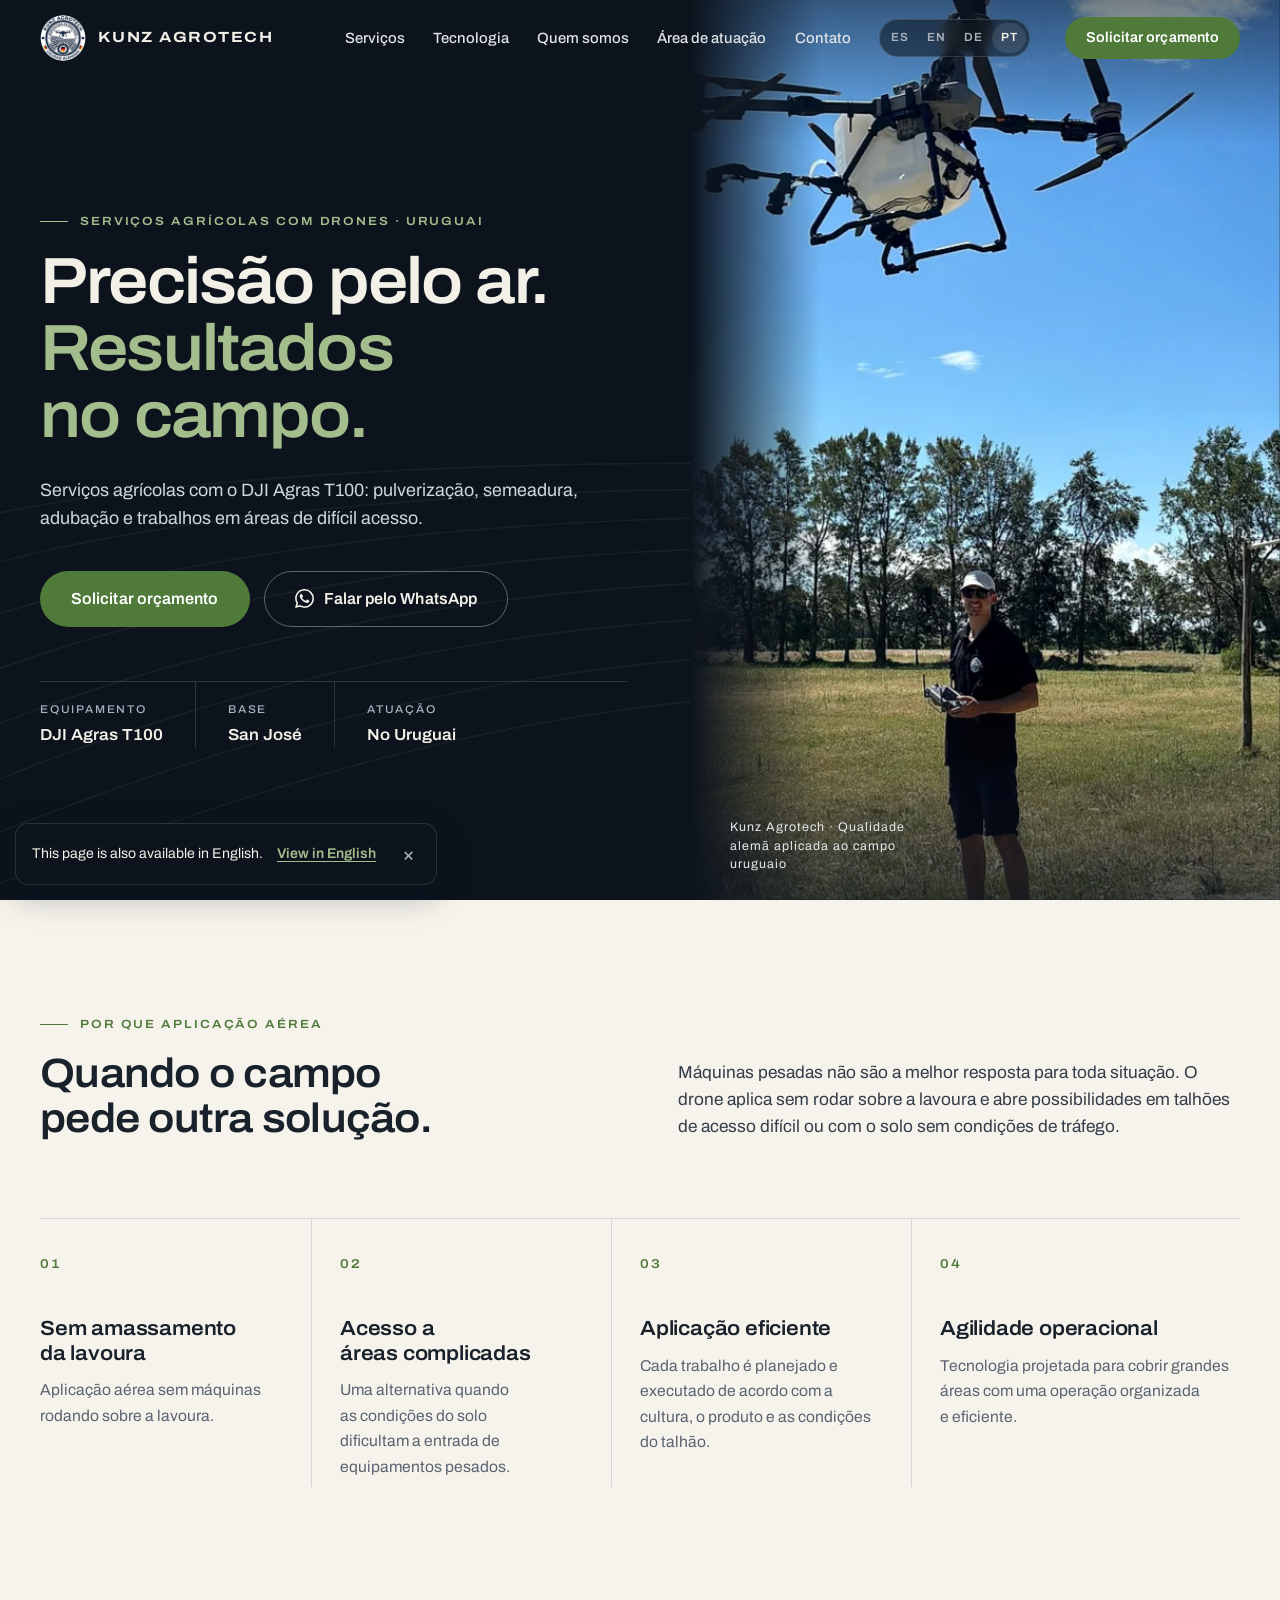
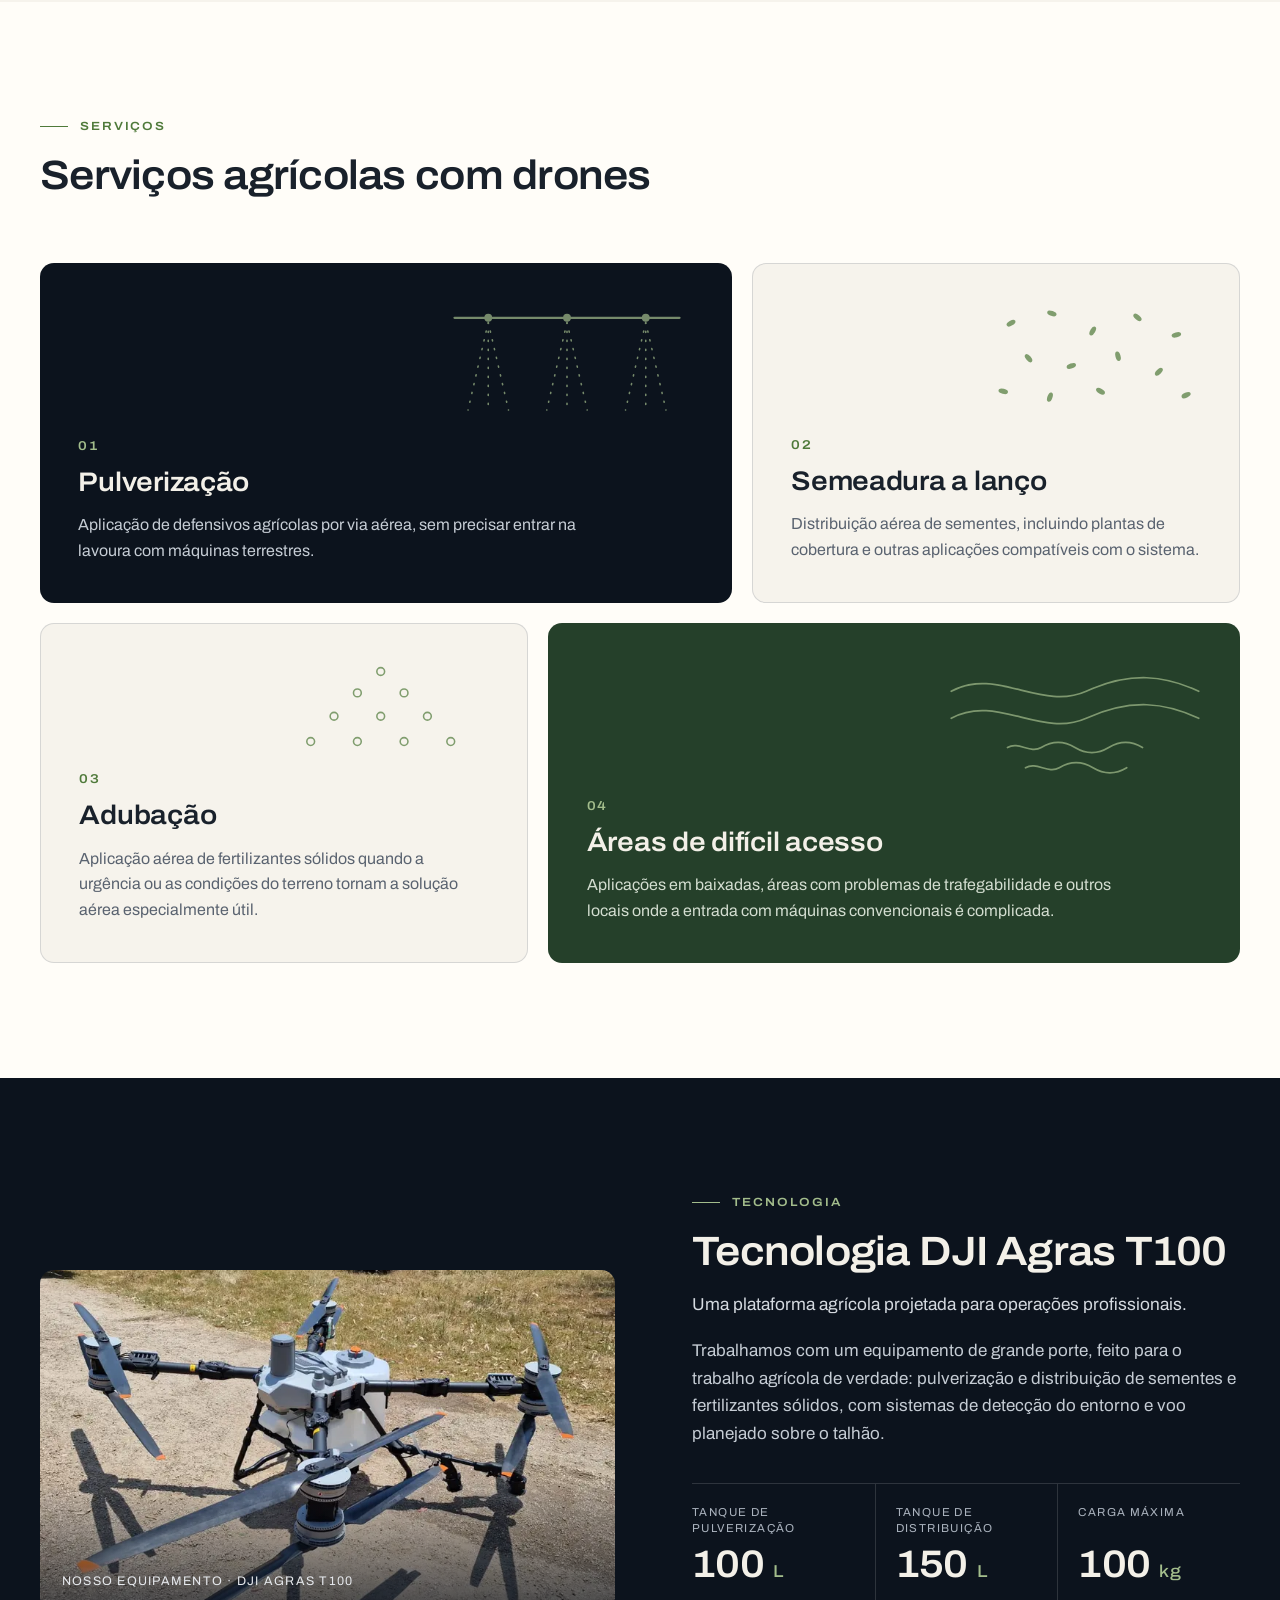
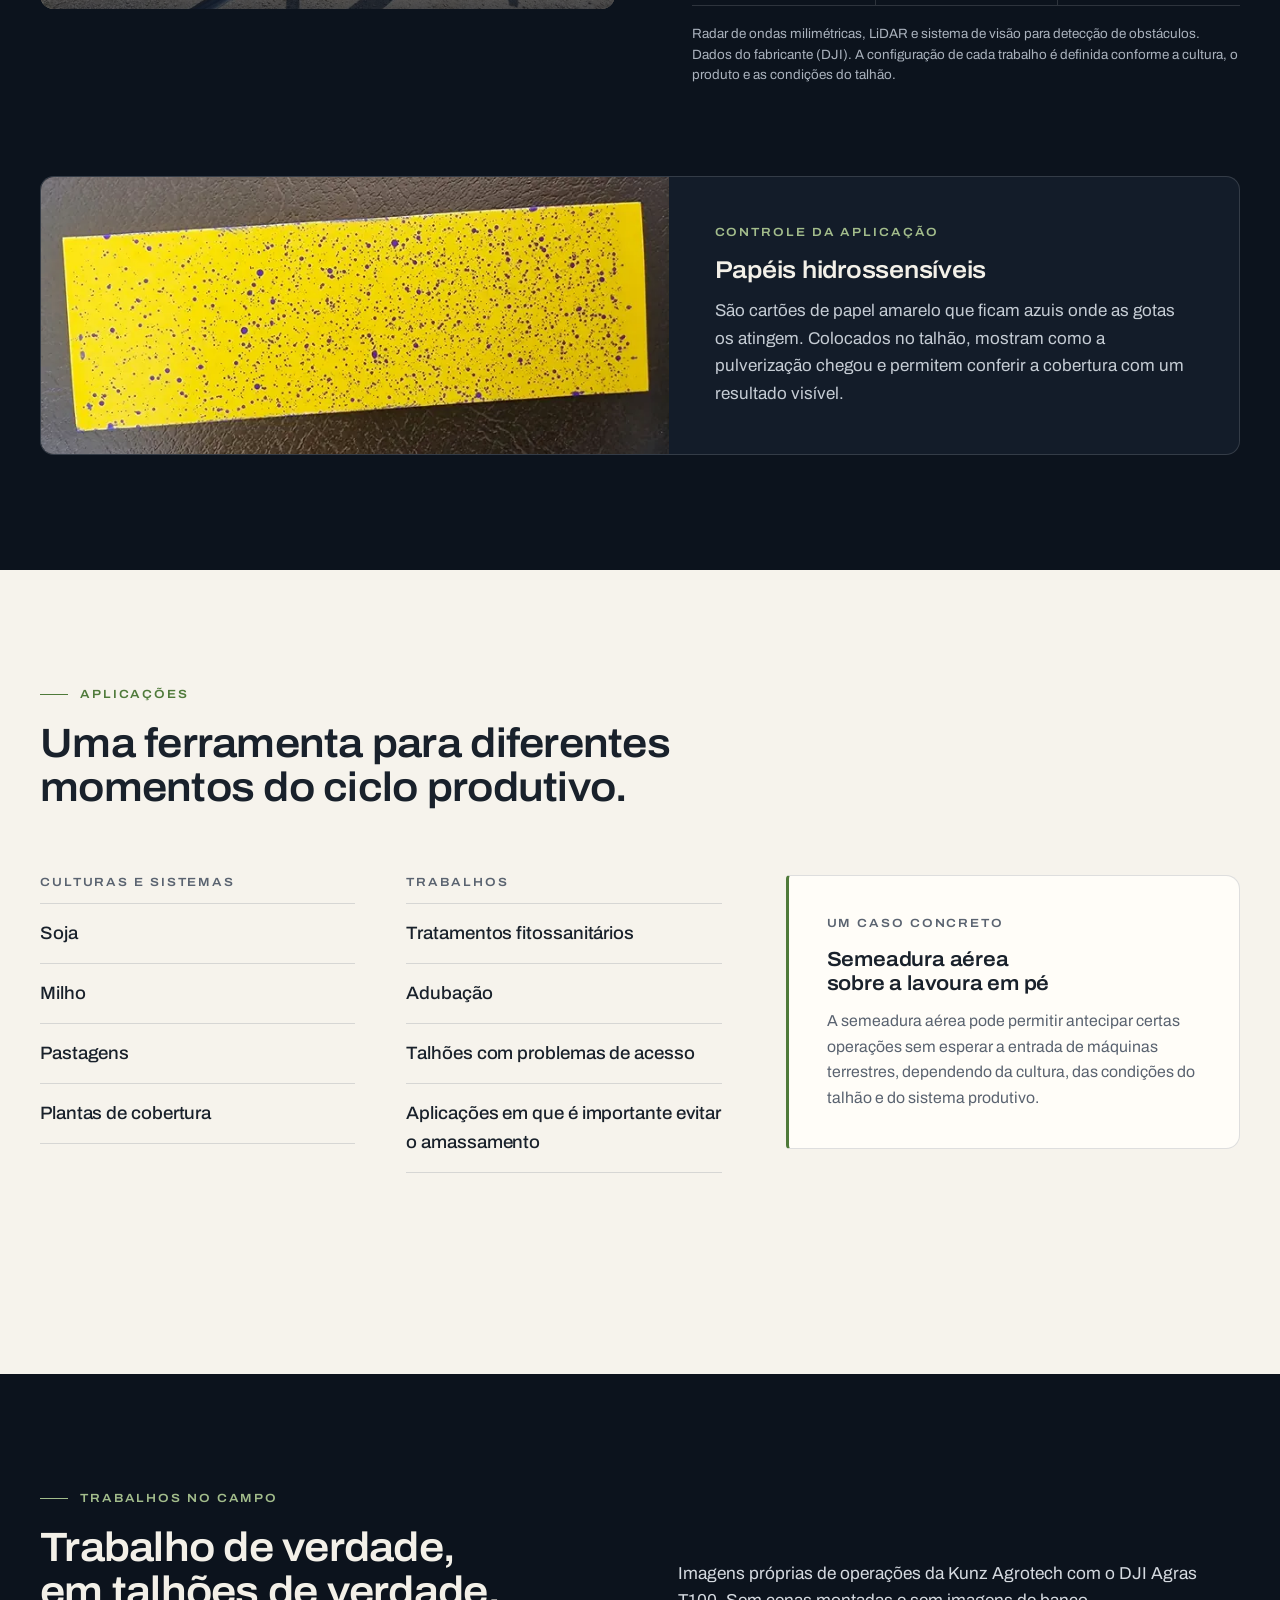
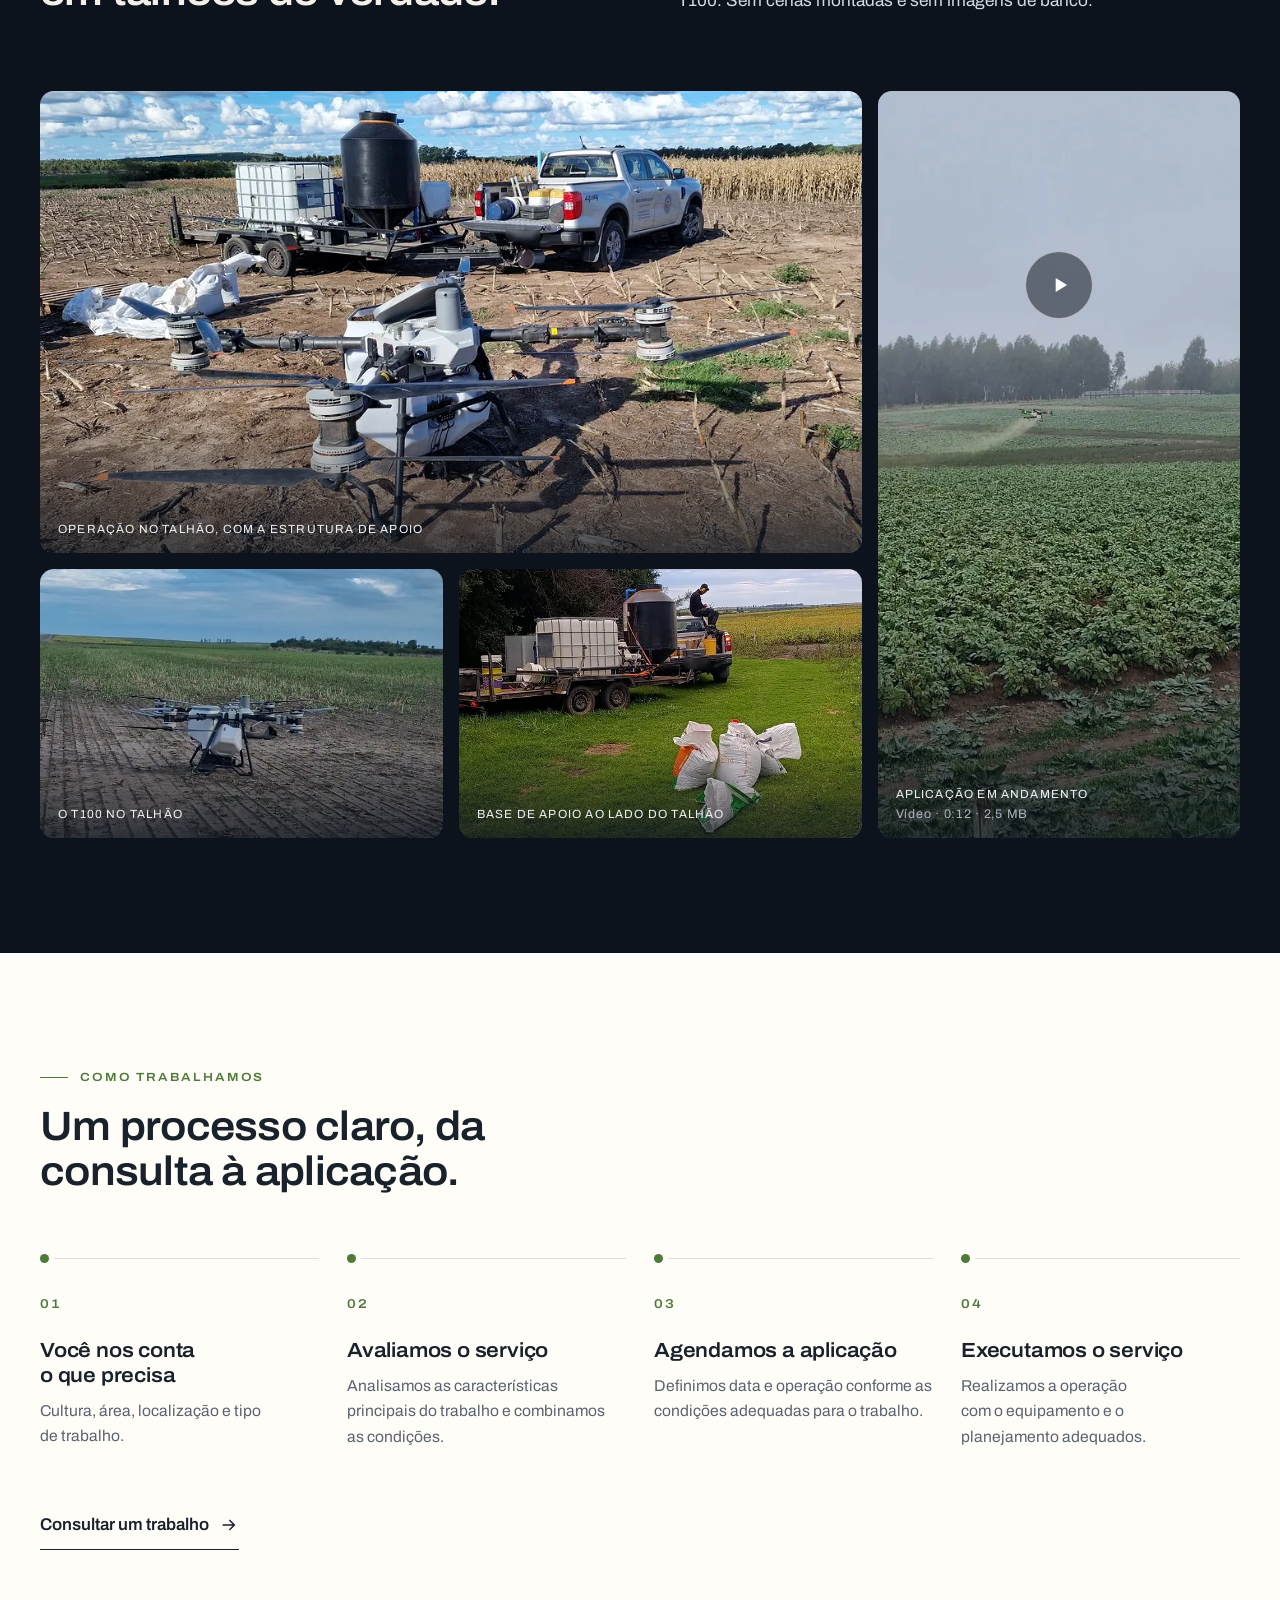
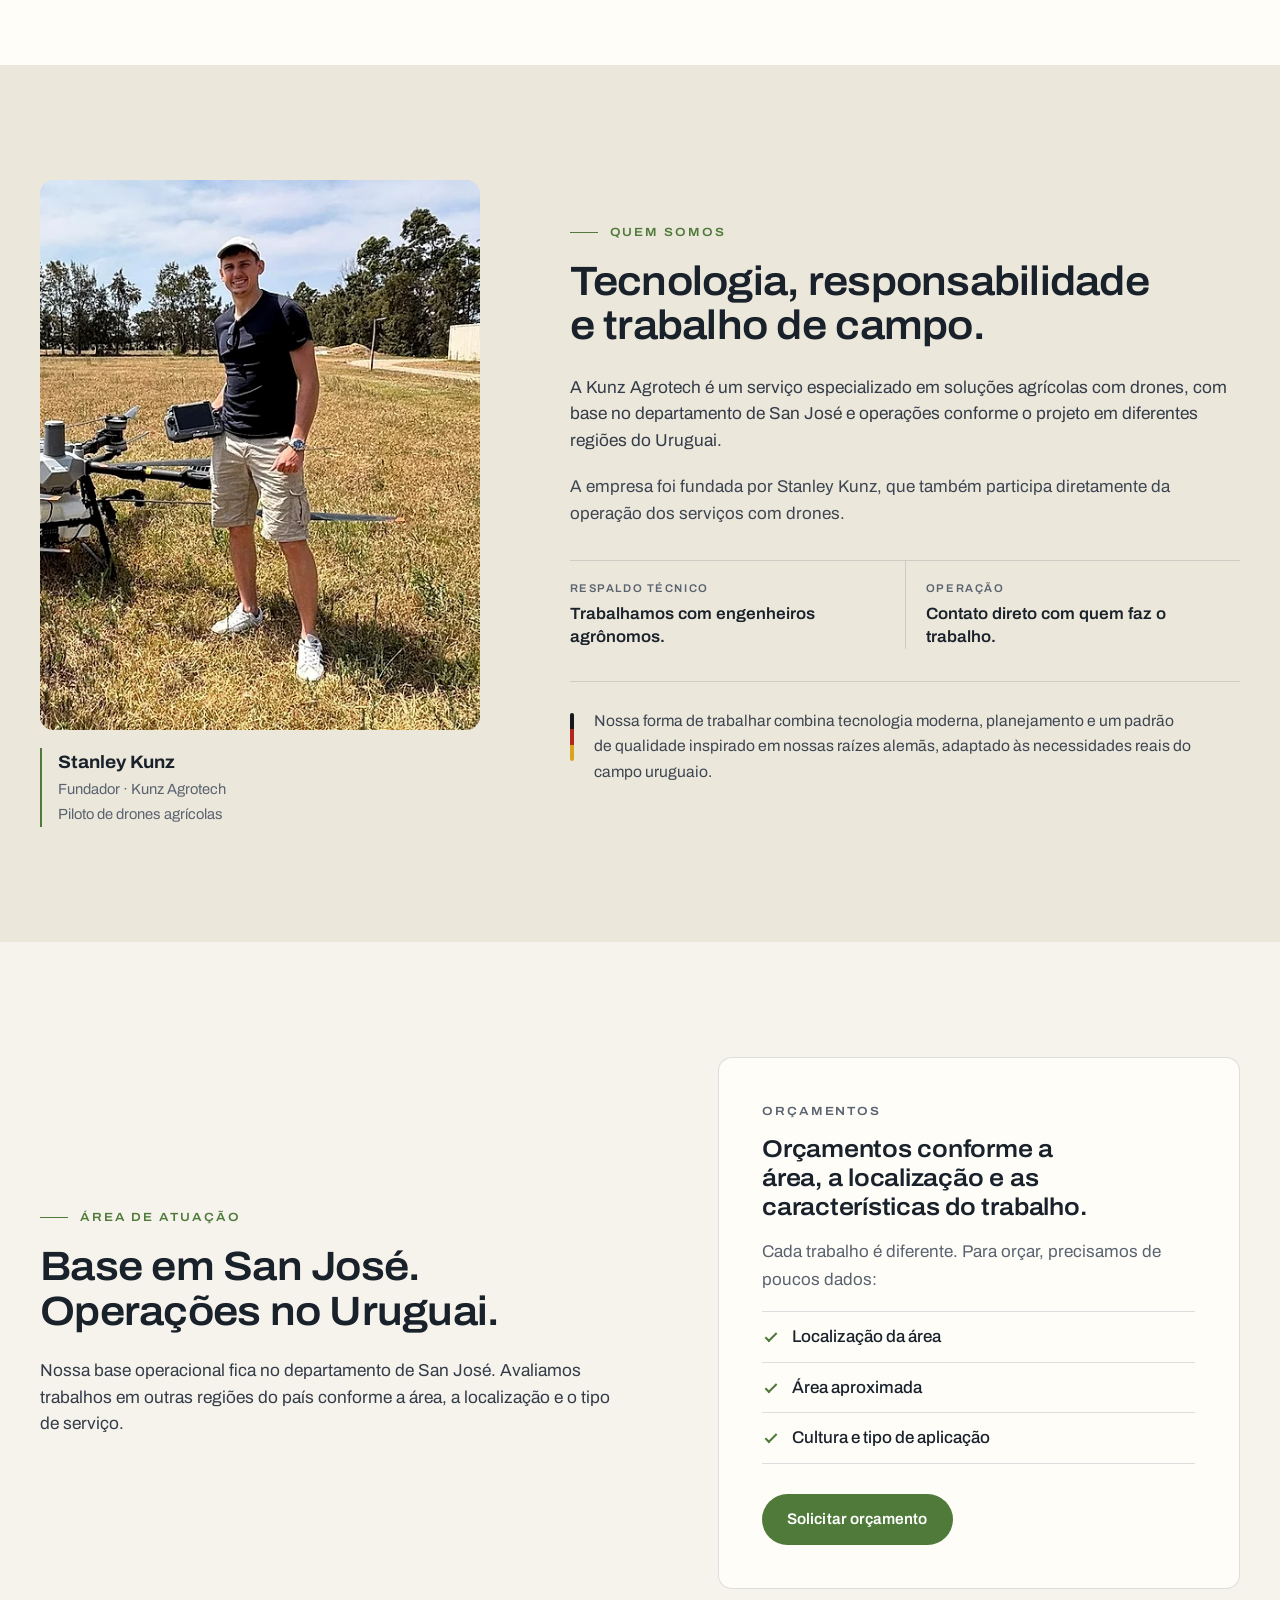
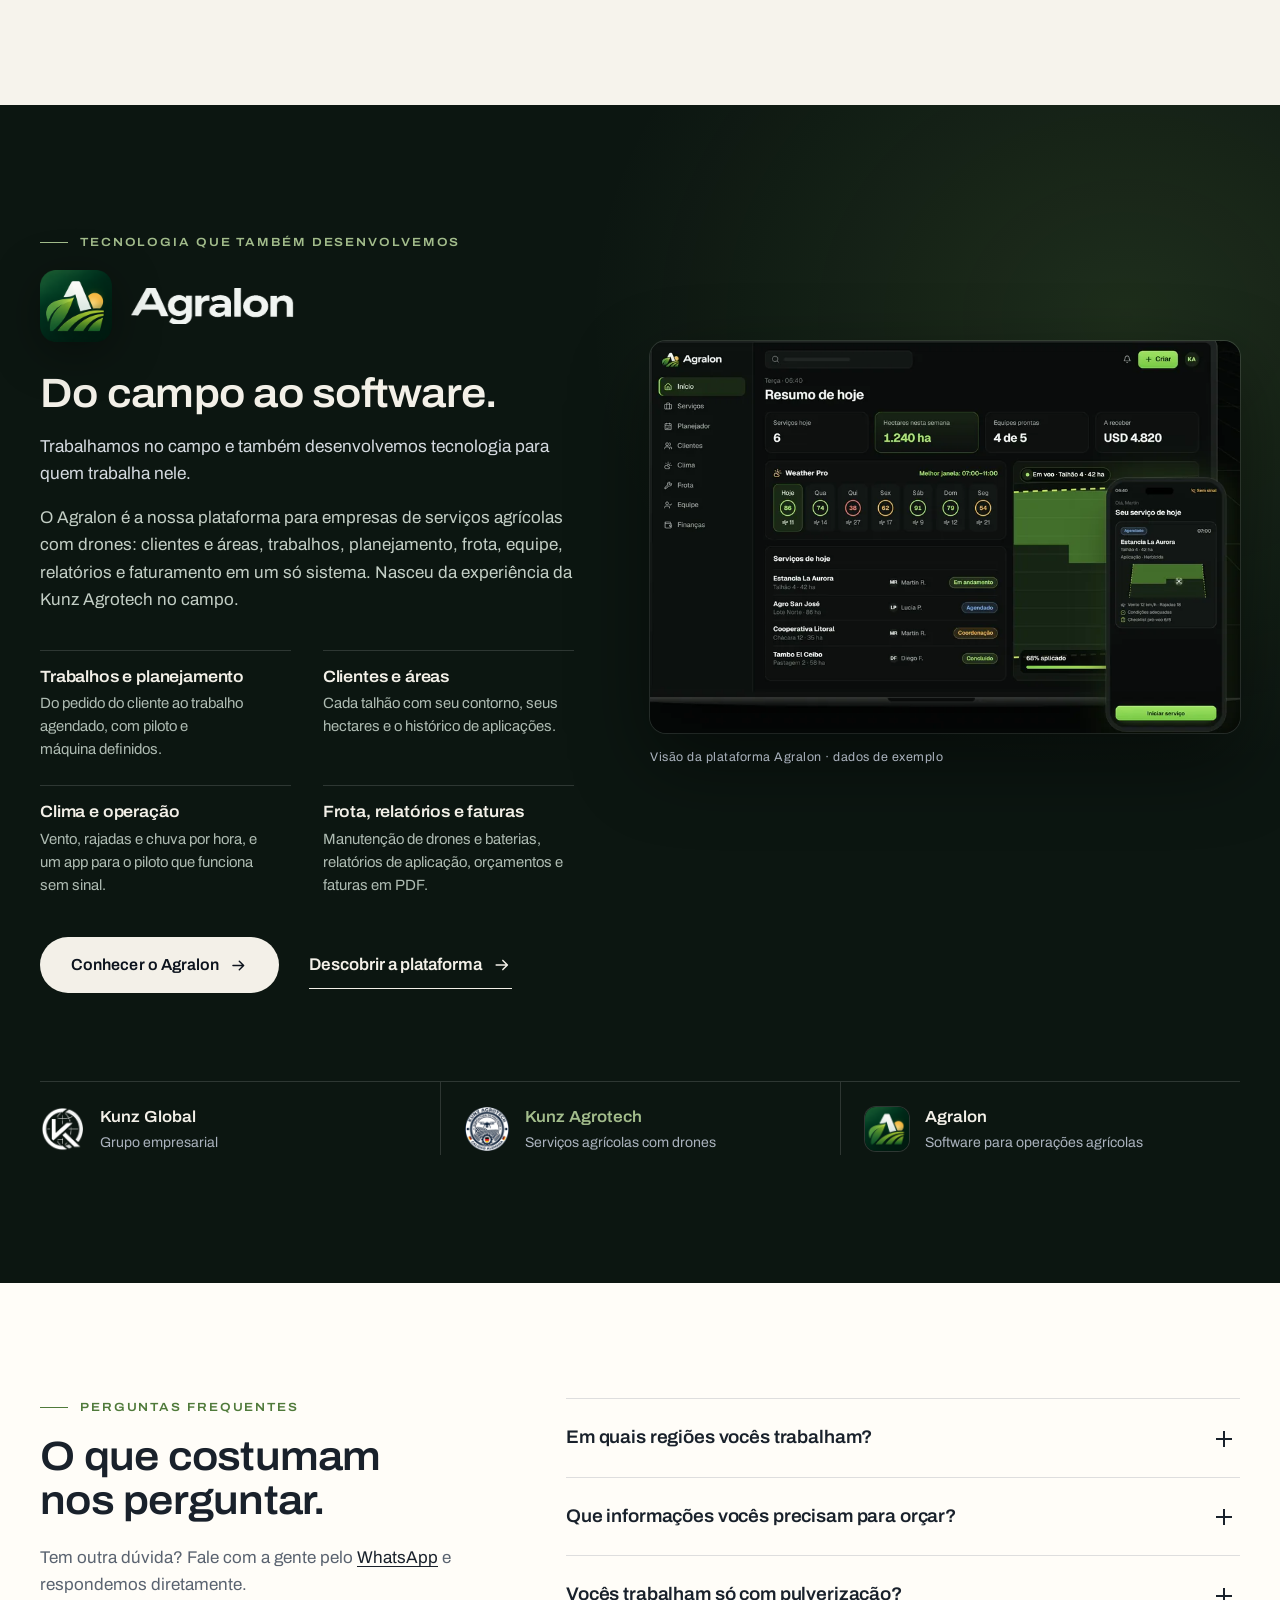
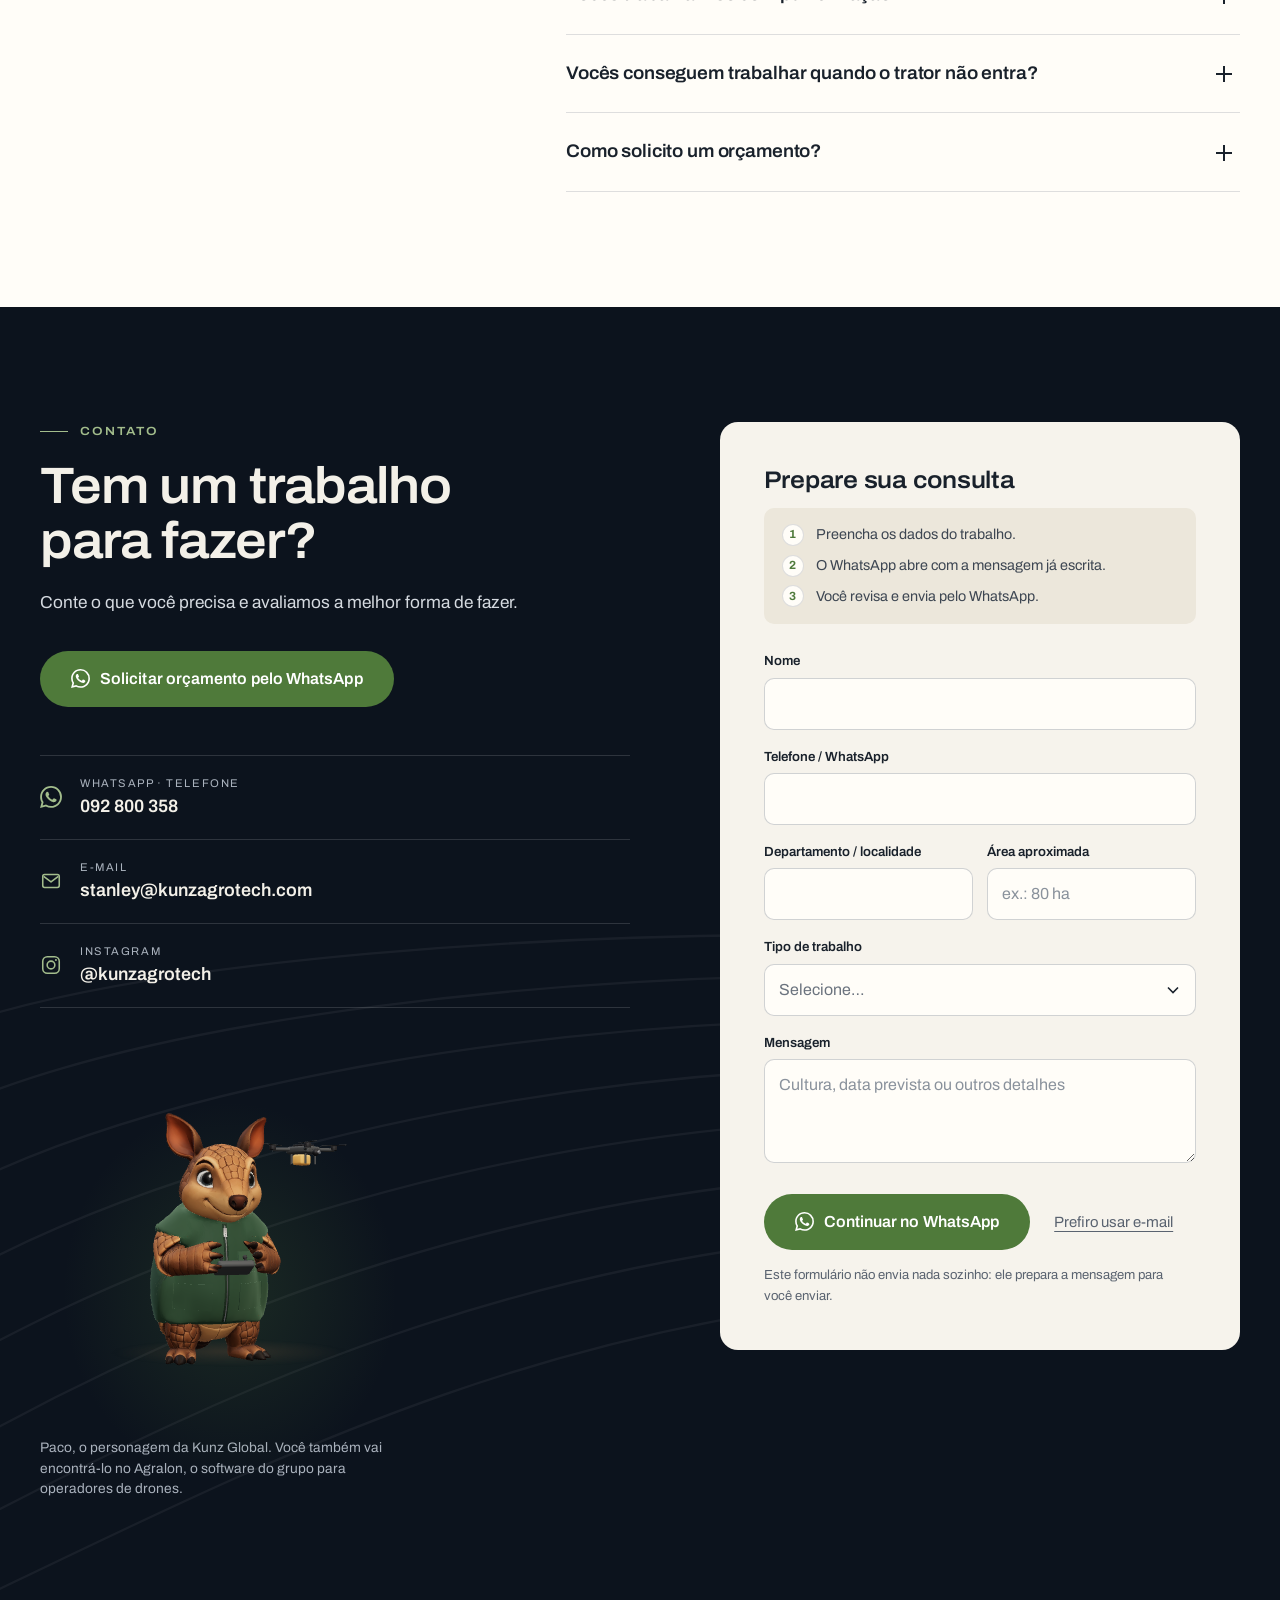
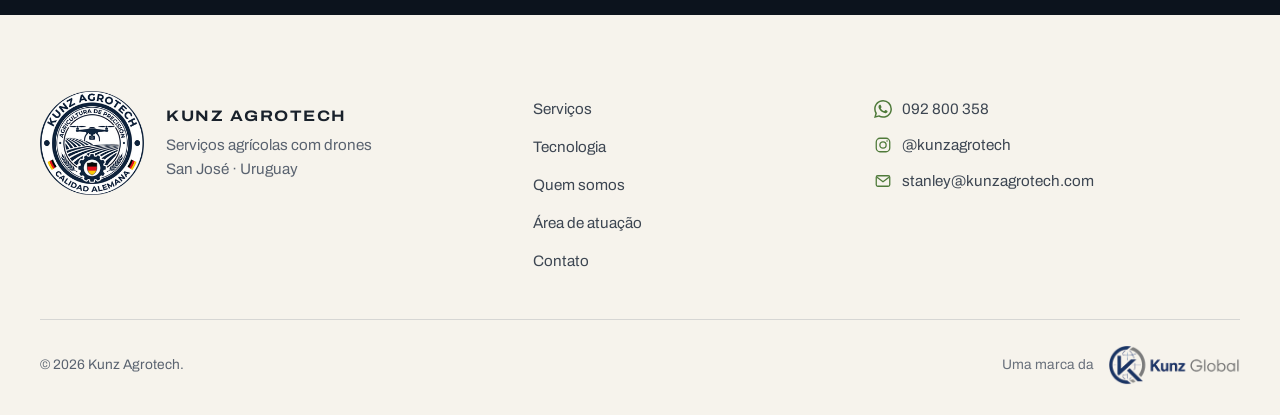
<file: pt/index.html>
<!doctype html>
<!-- GENERADO por scripts/build-i18n.mjs desde index.html + i18n/pt.json. No editar a mano. -->
<html lang="pt-BR">
<head>
  <meta charset="utf-8">
  <meta name="viewport" content="width=device-width, initial-scale=1, viewport-fit=cover">
  <title>Kunz Agrotech | Serviços Agrícolas com Drones no Uruguai</title>
  <meta name="description" content="Serviços agrícolas com o DJI Agras T100: pulverização, semeadura, adubação e aplicações em áreas de difícil acesso. Base em San José, Uruguai.">
  <link rel="canonical" href="https://kunzagrotech.com/pt/">
  <link rel="alternate" hreflang="es-UY" href="https://kunzagrotech.com/">
  <link rel="alternate" hreflang="en" href="https://kunzagrotech.com/en/">
  <link rel="alternate" hreflang="de" href="https://kunzagrotech.com/de/">
  <link rel="alternate" hreflang="pt-BR" href="https://kunzagrotech.com/pt/">
  <link rel="alternate" hreflang="x-default" href="https://kunzagrotech.com/">
  <meta name="theme-color" content="#0c131d">
  <meta name="format-detection" content="telephone=no">

  <meta property="og:type" content="website">
  <meta property="og:site_name" content="Kunz Agrotech">
  <meta property="og:locale" content="pt_BR">
  <meta property="og:locale:alternate" content="es_UY">
  <meta property="og:locale:alternate" content="en_US">
  <meta property="og:locale:alternate" content="de_DE">
  <meta property="og:url" content="https://kunzagrotech.com/pt/">
  <meta property="og:title" content="Kunz Agrotech | Serviços Agrícolas com Drones no Uruguai">
  <meta property="og:description" content="Pulverização, semeadura a lanço, adubação e trabalhos em áreas de difícil acesso com o DJI Agras T100. Base em San José, Uruguai.">
  <meta property="og:image" content="https://kunzagrotech.com/assets/img/og-kunz-agrotech.jpg">
  <meta property="og:image:width" content="1200">
  <meta property="og:image:height" content="630">
  <meta property="og:image:alt" content="Stanley Kunz com o drone agrícola DJI Agras T100 da Kunz Agrotech">
  <meta name="twitter:card" content="summary_large_image">

  <link rel="icon" href="../favicon.png" type="image/png" sizes="48x48">
  <link rel="icon" href="../assets/img/logo-192.png" type="image/png" sizes="192x192">
  <link rel="apple-touch-icon" href="../assets/img/logo-180.png">
  <link rel="manifest" href="../site.webmanifest">

  <link rel="preconnect" href="https://fonts.googleapis.com">
  <link rel="preconnect" href="https://fonts.gstatic.com" crossorigin>
  <link href="https://fonts.googleapis.com/css2?family=Archivo:wdth,wght@62..125,300..800&display=swap" rel="stylesheet">
  <link rel="preload" as="image" href="../assets/img/hero-900.webp" imagesrcset="../assets/img/hero-640.webp 640w, ../assets/img/hero-900.webp 900w, ../assets/img/hero-1200.webp 1200w" imagesizes="(max-width: 900px) 100vw, 46vw" type="image/webp">
  <link rel="stylesheet" href="../assets/css/site.css">
  <script>document.documentElement.classList.add("js")</script>

  <script type="application/ld+json">
  {
    "@context": "https://schema.org",
    "@graph": [
      {
        "@type": "ProfessionalService",
        "@id": "https://kunzagrotech.com/#empresa",
        "name": "Kunz Agrotech",
        "slogan": "Tecnologia agrícola aplicada ao campo",
        "description": "Serviços agrícolas com o drone DJI Agras T100: pulverização, semeadura a lanço, adubação e aplicações em áreas de difícil acesso.",
        "url": "https://kunzagrotech.com/",
        "logo": "https://kunzagrotech.com/assets/img/logo-512.png",
        "image": "https://kunzagrotech.com/assets/img/og-kunz-agrotech.jpg",
        "telephone": "+59892800358",
        "email": "stanley@kunzagrotech.com",
        "address": {
          "@type": "PostalAddress",
          "addressRegion": "San José",
          "addressCountry": "UY"
        },
        "areaServed": {
          "@type": "Country",
          "name": "Uruguay"
        },
        "founder": {
          "@type": "Person",
          "name": "Stanley Kunz",
          "jobTitle": "Fundador e piloto de drones agrícolas"
        },
        "parentOrganization": {
          "@type": "Organization",
          "name": "Kunz Global",
          "url": "https://kunzglobal.com/"
        },
        "sameAs": [
          "https://instagram.com/kunzagrotech"
        ],
        "contactPoint": {
          "@type": "ContactPoint",
          "contactType": "customer service",
          "telephone": "+59892800358",
          "email": "stanley@kunzagrotech.com",
          "availableLanguage": [
            "es"
          ]
        },
        "hasOfferCatalog": {
          "@type": "OfferCatalog",
          "name": "Serviços agrícolas com drones",
          "itemListElement": [
            {
              "@type": "Offer",
              "itemOffered": {
                "@type": "Service",
                "name": "Pulverização com drone",
                "areaServed": "Uruguay"
              }
            },
            {
              "@type": "Offer",
              "itemOffered": {
                "@type": "Service",
                "name": "Semeadura a lanço com drone",
                "areaServed": "Uruguay"
              }
            },
            {
              "@type": "Offer",
              "itemOffered": {
                "@type": "Service",
                "name": "Adubação aérea com drone",
                "areaServed": "Uruguay"
              }
            },
            {
              "@type": "Offer",
              "itemOffered": {
                "@type": "Service",
                "name": "Aplicações em áreas de difícil acesso",
                "areaServed": "Uruguay"
              }
            }
          ]
        }
      },
      {
        "@type": "WebSite",
        "@id": "https://kunzagrotech.com/#web",
        "url": "https://kunzagrotech.com/",
        "name": "Kunz Agrotech",
        "inLanguage": "pt-BR",
        "publisher": {
          "@id": "https://kunzagrotech.com/#empresa"
        }
      },
      {
        "@type": "FAQPage",
        "mainEntity": [
          {
            "@type": "Question",
            "name": "Em quais regiões vocês trabalham?",
            "acceptedAnswer": {
              "@type": "Answer",
              "text": "Nossa base fica no departamento de San José. Avaliamos trabalhos em outros departamentos conforme a área, a localização e o tipo de serviço."
            }
          },
          {
            "@type": "Question",
            "name": "Que informações vocês precisam para orçar?",
            "acceptedAnswer": {
              "@type": "Answer",
              "text": "Localização da área, área aproximada, cultura e tipo de aplicação. Com esses dados já podemos dar uma primeira resposta."
            }
          },
          {
            "@type": "Question",
            "name": "Vocês trabalham só com pulverização?",
            "acceptedAnswer": {
              "@type": "Answer",
              "text": "Não. A Kunz Agrotech também oferece outros serviços compatíveis com a plataforma agrícola, incluindo semeadura a lanço e determinadas aplicações de fertilizantes."
            }
          },
          {
            "@type": "Question",
            "name": "Vocês conseguem trabalhar quando o trator não entra?",
            "acceptedAnswer": {
              "@type": "Answer",
              "text": "A aplicação aérea pode ser uma alternativa em muitas situações com problemas de acesso ou condições de solo complicadas. A viabilidade é avaliada em cada trabalho."
            }
          },
          {
            "@type": "Question",
            "name": "Como solicito um orçamento?",
            "acceptedAnswer": {
              "@type": "Answer",
              "text": "Diretamente pelo WhatsApp +598 92 800 358 ou pelo formulário de contato do site."
            }
          }
        ]
      }
    ]
  }
  </script>
</head>
<body>
  <!--
    DATOS DE CONTACTO
    · WhatsApp / teléfono: 092 800 358  → https://wa.me/59892800358
    · E-mail: stanley@kunzagrotech.com
    · Instagram: @kunzagrotech
    Si cambian: buscar y reemplazar en este archivo, en 404.html y en assets/js/site.js (objeto CONTACT).
  -->
  <svg xmlns="http://www.w3.org/2000/svg" hidden>
    <symbol id="i-wa" viewBox="0 0 24 24"><path fill="currentColor" d="M17.472 14.382c-.297-.149-1.758-.867-2.03-.967-.273-.099-.471-.148-.67.15-.197.297-.767.966-.94 1.164-.173.199-.347.223-.644.075-.297-.15-1.255-.463-2.39-1.475-.883-.788-1.48-1.761-1.653-2.059-.173-.297-.018-.458.13-.606.134-.133.298-.347.446-.52.149-.174.198-.298.298-.497.099-.198.05-.371-.025-.52-.075-.149-.669-1.612-.916-2.207-.242-.579-.487-.5-.669-.51-.173-.008-.371-.01-.57-.01-.198 0-.52.074-.792.372-.272.297-1.04 1.016-1.04 2.479 0 1.462 1.065 2.875 1.213 3.074.149.198 2.096 3.2 5.077 4.487.709.306 1.262.489 1.694.625.712.227 1.36.195 1.871.118.571-.085 1.758-.719 2.006-1.413.248-.694.248-1.289.173-1.413-.074-.124-.272-.198-.57-.347m-5.421 7.403h-.004a9.87 9.87 0 01-5.031-1.378l-.361-.214-3.741.982.998-3.648-.235-.374a9.86 9.86 0 01-1.51-5.26c.001-5.45 4.436-9.884 9.888-9.884 2.64 0 5.122 1.03 6.988 2.898a9.825 9.825 0 012.893 6.994c-.003 5.45-4.437 9.884-9.885 9.884m8.413-18.297A11.815 11.815 0 0012.05 0C5.495 0 .16 5.335.157 11.892c0 2.096.547 4.142 1.588 5.945L.057 24l6.305-1.654a11.882 11.882 0 005.683 1.448h.005c6.554 0 11.89-5.335 11.893-11.893a11.821 11.821 0 00-3.48-8.413z"/></symbol>
    <symbol id="i-ig" viewBox="0 0 24 24"><g fill="none" stroke="currentColor" stroke-width="1.7"><rect x="3" y="3" width="18" height="18" rx="5"/><circle cx="12" cy="12" r="4.2"/></g><circle cx="17.4" cy="6.6" r="1.1" fill="currentColor"/></symbol>
    <symbol id="i-mail" viewBox="0 0 24 24"><g fill="none" stroke="currentColor" stroke-width="1.7" stroke-linejoin="round"><rect x="3" y="5" width="18" height="14" rx="2"/><path d="m4 7 8 6 8-6"/></g></symbol>
    <symbol id="i-arrow" viewBox="0 0 24 24"><path d="M5 12h13m-5-5.5 5.5 5.5-5.5 5.5" fill="none" stroke="currentColor" stroke-width="1.8" stroke-linecap="round" stroke-linejoin="round"/></symbol>
    <symbol id="furrows" viewBox="0 0 800 400" preserveAspectRatio="none"><g fill="none" stroke="currentColor" stroke-width="1.2"><path d="M-20 392C210 330 470 250 830 236"/><path d="M-20 352C200 286 470 214 830 204"/><path d="M-20 310C190 244 470 180 830 174"/><path d="M-20 266C180 204 470 150 830 146"/><path d="M-20 222C170 166 470 122 830 120"/><path d="M-20 178C160 130 470 96 830 96"/><path d="M-20 136C150 98 470 72 830 74"/><path d="M-20 96C140 68 470 50 830 54"/></g></symbol>
  </svg>

  <a class="skip" href="#contenido">Pular para o conteúdo</a>

  <header class="header" id="top">
    <div class="header__inner">
      <a class="brand" href="#top" aria-label="Kunz Agrotech, início">
        <img src="../assets/img/logo-96.png" width="46" height="46" alt="">
        <span class="brand__name">Kunz Agrotech</span>
      </a>
      <nav class="nav" id="menu" aria-label="Principal">
        <a href="#servicios">Serviços</a>
        <a href="#tecnologia">Tecnologia</a>
        <a href="#nosotros">Quem somos</a>
        <a href="#cobertura">Área de atuação</a>
        <a href="#contacto">Contato</a>
        <div class="lang" role="group" aria-label="Idioma">
          <a href="/" hreflang="es-UY" lang="es" title="Español" data-lang="es">ES</a>
          <a href="/en/" hreflang="en" lang="en" title="English" data-lang="en">EN</a>
          <a href="/de/" hreflang="de" lang="de" title="Deutsch" data-lang="de">DE</a>
          <a href="/pt/" hreflang="pt-BR" lang="pt-BR" title="Português" data-lang="pt" aria-current="page">PT</a>
        </div>
        <a class="btn btn--primary nav__cta" href="#contacto">Solicitar orçamento</a>
      </nav>
      <button class="burger" type="button" aria-expanded="false" aria-controls="menu" aria-label="Abrir menu"><span></span><span></span></button>
    </div>
  </header>

  <main id="contenido">

    <!-- HERO -->
    <section class="hero">
      <svg class="hero__furrows" aria-hidden="true"><use href="#furrows"/></svg>
      <div class="hero__text">
        <p class="eyebrow eyebrow--light">Serviços agrícolas com drones · Uruguai</p>
        <h1>Precisão pelo ar. <span>Resultados no campo.</span></h1>
        <p class="hero__lead">Serviços agrícolas com o DJI Agras T100: pulverização, semeadura, adubação e trabalhos em áreas de difícil acesso.</p>
        <div class="hero__cta">
          <a class="btn btn--primary btn--lg" href="#contacto">Solicitar orçamento</a>
          <a class="btn btn--ghost btn--lg" href="https://wa.me/59892800358?text=Ol%C3%A1%2C%20gostaria%20de%20saber%20mais%20sobre%20um%20servi%C3%A7o%20agr%C3%ADcola%20com%20drone." target="_blank" rel="noopener"><svg aria-hidden="true"><use href="#i-wa"/></svg>Falar pelo WhatsApp</a>
        </div>
        <ul class="hero__facts">
          <li><span>Equipamento</span>DJI Agras T100</li>
          <li><span>Base</span>San José</li>
          <li><span>Atuação</span>No Uruguai</li>
        </ul>
      </div>
      <figure class="hero__media">
        <picture>
          <source type="image/webp" srcset="../assets/img/hero-640.webp 640w, ../assets/img/hero-900.webp 900w, ../assets/img/hero-1200.webp 1200w" sizes="(max-width: 900px) 100vw, 46vw">
          <img src="../assets/img/hero-900.jpg" srcset="../assets/img/hero-640.jpg 640w, ../assets/img/hero-900.jpg 900w, ../assets/img/hero-1200.jpg 1200w" sizes="(max-width: 900px) 100vw, 46vw" width="1200" height="1600" alt="Stanley Kunz, fundador da Kunz Agrotech, pilota com o controle remoto o drone agrícola DJI Agras T100 em voo sobre uma lavoura" fetchpriority="high" decoding="async">
        </picture>
        <figcaption>Kunz Agrotech · Qualidade alemã aplicada ao campo uruguaio</figcaption>
      </figure>
    </section>

    <!-- VALOR -->
    <section class="section value" id="ventajas">
      <div class="wrap">
        <div class="split-head reveal">
          <div>
            <p class="eyebrow">Por que aplicação aérea</p>
            <h2>Quando o campo pede outra solução.</h2>
          </div>
          <p class="lead">Máquinas pesadas não são a melhor resposta para toda situação. O drone aplica sem rodar sobre a lavoura e abre possibilidades em talhões de acesso difícil ou com o solo sem condições de tráfego.</p>
        </div>
        <ol class="value__grid">
          <li class="reveal"><span class="num">01</span><h3>Sem amassamento da lavoura</h3><p>Aplicação aérea sem máquinas rodando sobre a lavoura.</p></li>
          <li class="reveal"><span class="num">02</span><h3>Acesso a áreas complicadas</h3><p>Uma alternativa quando as condições do solo dificultam a entrada de equipamentos pesados.</p></li>
          <li class="reveal"><span class="num">03</span><h3>Aplicação eficiente</h3><p>Cada trabalho é planejado e executado de acordo com a cultura, o produto e as condições do talhão.</p></li>
          <li class="reveal"><span class="num">04</span><h3>Agilidade operacional</h3><p>Tecnologia projetada para cobrir grandes áreas com uma operação organizada e eficiente.</p></li>
        </ol>
      </div>
    </section>

    <!-- SERVICIOS -->
    <section class="section services" id="servicios">
      <div class="wrap">
        <div class="section-head reveal">
          <p class="eyebrow">Serviços</p>
          <h2>Serviços agrícolas com drones</h2>
        </div>
        <div class="services__grid">
          <article class="svc svc--ink svc--wide reveal">
            <svg class="svc__art" viewBox="0 0 240 120" aria-hidden="true"><g fill="none" stroke="currentColor" stroke-linecap="round"><path d="M20 22h200" stroke-width="2"/><g stroke-width="1.4" stroke-dasharray="1 7"><path d="M50 26 32 104M50 26v78M50 26l18 78"/><path d="M120 26l-18 78M120 26v78M120 26l18 78"/><path d="M190 26l-18 78M190 26v78M190 26l18 78"/></g></g><g fill="currentColor"><circle cx="50" cy="22" r="3.5"/><circle cx="120" cy="22" r="3.5"/><circle cx="190" cy="22" r="3.5"/></g></svg>
            <span class="num">01</span>
            <h3>Pulverização</h3>
            <p>Aplicação de defensivos agrícolas por via aérea, sem precisar entrar na lavoura com máquinas terrestres.</p>
          </article>
          <article class="svc svc--paper reveal">
            <svg class="svc__art" viewBox="0 0 240 120" aria-hidden="true"><g fill="currentColor"><ellipse cx="36" cy="30" rx="5" ry="2.6" transform="rotate(-30 36 30)"/><ellipse cx="78" cy="20" rx="5" ry="2.6" transform="rotate(20 78 20)"/><ellipse cx="120" cy="38" rx="5" ry="2.6" transform="rotate(-60 120 38)"/><ellipse cx="166" cy="24" rx="5" ry="2.6" transform="rotate(40 166 24)"/><ellipse cx="206" cy="42" rx="5" ry="2.6" transform="rotate(-15 206 42)"/><ellipse cx="54" cy="66" rx="5" ry="2.6" transform="rotate(50 54 66)"/><ellipse cx="98" cy="74" rx="5" ry="2.6" transform="rotate(-20 98 74)"/><ellipse cx="146" cy="64" rx="5" ry="2.6" transform="rotate(75 146 64)"/><ellipse cx="188" cy="80" rx="5" ry="2.6" transform="rotate(-45 188 80)"/><ellipse cx="28" cy="100" rx="5" ry="2.6" transform="rotate(15 28 100)"/><ellipse cx="76" cy="106" rx="5" ry="2.6" transform="rotate(-70 76 106)"/><ellipse cx="128" cy="100" rx="5" ry="2.6" transform="rotate(30 128 100)"/><ellipse cx="216" cy="104" rx="5" ry="2.6" transform="rotate(-25 216 104)"/></g></svg>
            <span class="num">02</span>
            <h3>Semeadura a lanço</h3>
            <p>Distribuição aérea de sementes, incluindo plantas de cobertura e outras aplicações compatíveis com o sistema.</p>
          </article>
          <article class="svc svc--paper reveal">
            <svg class="svc__art" viewBox="0 0 240 120" aria-hidden="true"><g fill="none" stroke="currentColor" stroke-width="1.6"><circle cx="120" cy="18" r="4"/><circle cx="96" cy="40" r="4"/><circle cx="144" cy="40" r="4"/><circle cx="72" cy="64" r="4"/><circle cx="120" cy="64" r="4"/><circle cx="168" cy="64" r="4"/><circle cx="48" cy="90" r="4"/><circle cx="96" cy="90" r="4"/><circle cx="144" cy="90" r="4"/><circle cx="192" cy="90" r="4"/></g></svg>
            <span class="num">03</span>
            <h3>Adubação</h3>
            <p>Aplicação aérea de fertilizantes sólidos quando a urgência ou as condições do terreno tornam a solução aérea especialmente útil.</p>
          </article>
          <article class="svc svc--green svc--wide reveal">
            <svg class="svc__art" viewBox="0 0 240 120" aria-hidden="true"><g fill="none" stroke="currentColor" stroke-width="1.5" stroke-linecap="round"><path d="M10 34c40-22 80 18 120 0s70-14 100 0"/><path d="M10 58c40-22 80 18 120 0s70-14 100 0"/><path d="M60 84c10-6 20 6 30 0s20-6 30 0 20 6 30 0 20-6 30 0"/><path d="M76 102c10-6 20 6 30 0s20-6 30 0 20 6 30 0"/></g></svg>
            <span class="num">04</span>
            <h3>Áreas de difícil acesso</h3>
            <p>Aplicações em baixadas, áreas com problemas de trafegabilidade e outros locais onde a entrada com máquinas convencionais é complicada.</p>
          </article>
        </div>
      </div>
    </section>

    <!-- TECNOLOGÍA -->
    <section class="section tech" id="tecnologia">
      <div class="wrap tech__grid">
        <figure class="tech__media reveal">
          <picture>
            <source type="image/webp" srcset="../assets/img/t100-800.webp 800w, ../assets/img/t100-1200.webp 1200w" sizes="(max-width: 900px) 92vw, 620px">
            <img src="../assets/img/t100-800.jpg" srcset="../assets/img/t100-800.jpg 800w, ../assets/img/t100-1200.jpg 1200w" sizes="(max-width: 900px) 92vw, 620px" width="1200" height="707" loading="lazy" decoding="async" alt="Drone agrícola DJI Agras T100 da Kunz Agrotech com os braços abertos, pronto para operar">
          </picture>
          <figcaption>Nosso equipamento · DJI Agras T100</figcaption>
        </figure>
        <div class="tech__text reveal">
          <p class="eyebrow eyebrow--light">Tecnologia</p>
          <h2>Tecnologia DJI Agras T100</h2>
          <p class="lead lead--light">Uma plataforma agrícola projetada para operações profissionais.</p>
          <p>Trabalhamos com um equipamento de grande porte, feito para o trabalho agrícola de verdade: pulverização e distribuição de sementes e fertilizantes sólidos, com sistemas de detecção do entorno e voo planejado sobre o talhão.</p>
          <dl class="specs">
            <div><dt>Tanque de pulverização</dt><dd>100 <small>L</small></dd></div>
            <div><dt>Tanque de distribuição</dt><dd>150 <small>L</small></dd></div>
            <div><dt>Carga máxima</dt><dd>100 <small>kg</small></dd></div>
          </dl>
          <p class="note">Radar de ondas milimétricas, LiDAR e sistema de visão para detecção de obstáculos. Dados do fabricante (DJI). A configuração de cada trabalho é definida conforme a cultura, o produto e as condições do talhão.</p>
        </div>
      </div>
      <div class="wrap">
        <div class="control reveal">
          <figure class="control__media">
            <picture>
              <source type="image/webp" srcset="../assets/img/card-700.webp 700w, ../assets/img/card-1100.webp 1100w" sizes="(max-width: 900px) 92vw, 560px">
              <img src="../assets/img/card-700.jpg" srcset="../assets/img/card-700.jpg 700w, ../assets/img/card-1100.jpg 1100w" sizes="(max-width: 900px) 92vw, 560px" width="1100" height="499" loading="lazy" decoding="async" alt="Papel hidrossensível amarelo com marcas azuis das gotas de pulverização">
            </picture>
          </figure>
          <div class="control__text">
            <p class="label">Controle da aplicação</p>
            <h3>Papéis hidrossensíveis</h3>
            <p>São cartões de papel amarelo que ficam azuis onde as gotas os atingem. Colocados no talhão, mostram como a pulverização chegou e permitem conferir a cobertura com um resultado visível.</p>
          </div>
        </div>
      </div>
    </section>

    <!-- APLICACIONES -->
    <section class="section uses" id="aplicaciones">
      <div class="wrap">
        <div class="section-head reveal">
          <p class="eyebrow">Aplicações</p>
          <h2>Uma ferramenta para diferentes momentos do ciclo produtivo.</h2>
        </div>
        <div class="uses__grid">
          <div class="uses__lists reveal">
            <div>
              <h3 class="label">Culturas e sistemas</h3>
              <ul class="plain-list">
                <li>Soja</li>
                <li>Milho</li>
                <li>Pastagens</li>
                <li>Plantas de cobertura</li>
              </ul>
            </div>
            <div>
              <h3 class="label">Trabalhos</h3>
              <ul class="plain-list">
                <li>Tratamentos fitossanitários</li>
                <li>Adubação</li>
                <li>Talhões com problemas de acesso</li>
                <li>Aplicações em que é importante evitar o amassamento</li>
              </ul>
            </div>
          </div>
          <aside class="case reveal">
            <p class="label">Um caso concreto</p>
            <h3>Semeadura aérea sobre a lavoura em pé</h3>
            <p>A semeadura aérea pode permitir antecipar certas operações sem esperar a entrada de máquinas terrestres, dependendo da cultura, das condições do talhão e do sistema produtivo.</p>
          </aside>
        </div>
        <p class="footnote reveal">Nem toda aplicação é adequada para qualquer cultura ou produto. A viabilidade é avaliada caso a caso, antes de agendar o trabalho.</p>
      </div>
    </section>

    <!-- TRABAJOS EN CAMPO: solo material propio. Kennzeichen unkenntlich, Metadaten entfernt (scripts/build-images.mjs). -->
    <section class="section field" id="campo">
      <div class="wrap">
        <div class="split-head reveal">
          <div>
            <p class="eyebrow eyebrow--light">Trabalhos no campo</p>
            <h2>Trabalho de verdade, em talhões de verdade.</h2>
          </div>
          <p class="lead lead--light">Imagens próprias de operações da Kunz Agrotech com o DJI Agras T100. Sem cenas montadas e sem imagens de banco.</p>
        </div>
        <div class="field__grid">
          <figure class="field__item field__item--lead reveal">
            <picture>
              <source type="image/webp" srcset="../assets/img/campo-operacion-1000.webp 1000w, ../assets/img/campo-operacion-1600.webp 1600w" sizes="(max-width: 900px) 92vw, 780px">
              <img src="../assets/img/campo-operacion-1000.jpg" srcset="../assets/img/campo-operacion-1000.jpg 1000w, ../assets/img/campo-operacion-1600.jpg 1600w" sizes="(max-width: 900px) 92vw, 780px" width="1600" height="900" loading="lazy" decoding="async" alt="DJI Agras T100 em um talhão de palhada, com a carreta e a caminhonete de apoio ao fundo">
            </picture>
            <figcaption>Operação no talhão, com a estrutura de apoio</figcaption>
          </figure>
          <figure class="field__item field__item--a reveal">
            <picture>
              <source type="image/webp" srcset="../assets/img/campo-t100-600.webp 600w, ../assets/img/campo-t100-900.webp 900w" sizes="(max-width: 900px) 46vw, 380px">
              <img src="../assets/img/campo-t100-600.jpg" srcset="../assets/img/campo-t100-600.jpg 600w, ../assets/img/campo-t100-900.jpg 900w" sizes="(max-width: 900px) 46vw, 380px" width="900" height="600" loading="lazy" decoding="async" alt="DJI Agras T100 em um talhão com linhas de plantio">
            </picture>
            <figcaption>O T100 no talhão</figcaption>
          </figure>
          <figure class="field__item field__item--b reveal">
            <picture>
              <source type="image/webp" srcset="../assets/img/campo-base-600.webp 600w, ../assets/img/campo-base-900.webp 900w" sizes="(max-width: 900px) 46vw, 380px">
              <img src="../assets/img/campo-base-600.jpg" srcset="../assets/img/campo-base-600.jpg 600w, ../assets/img/campo-base-900.jpg 900w" sizes="(max-width: 900px) 46vw, 380px" width="900" height="600" loading="lazy" decoding="async" alt="Base de apoio ao lado do talhão: carreta com tanques, caminhonete e sacos de semente na grama">
            </picture>
            <figcaption>Base de apoio ao lado do talhão</figcaption>
          </figure>
          <figure class="field__video reveal">
            <div class="field__player" data-src="../assets/video/aplicacion-720.mp4">
              <picture>
                <source type="image/webp" srcset="../assets/img/campo-video-poster-480.webp 480w, ../assets/img/campo-video-poster-720.webp 720w" sizes="(max-width: 900px) 92vw, 380px">
                <img src="../assets/img/campo-video-poster-480.jpg" srcset="../assets/img/campo-video-poster-480.jpg 480w, ../assets/img/campo-video-poster-720.jpg 720w" sizes="(max-width: 900px) 92vw, 380px" width="720" height="1547" loading="lazy" decoding="async" alt="DJI Agras T100 aplicando sobre uma lavoura em uma manhã de neblina">
              </picture>
              <button class="field__play" type="button" aria-label="Reproduzir vídeo: aplicação em andamento, 12 segundos, sem som">
                <svg viewBox="0 0 24 24" aria-hidden="true"><path d="M8 5.5v13l10.5-6.5z" fill="currentColor"/></svg>
              </button>
            </div>
            <figcaption>Aplicação em andamento <span>Vídeo · 0:12 · 2,5 MB</span></figcaption>
          </figure>
        </div>
      </div>
    </section>

    <!-- PROCESO -->
    <section class="section process" id="proceso">
      <div class="wrap">
        <div class="section-head reveal">
          <p class="eyebrow">Como trabalhamos</p>
          <h2>Um processo claro, da consulta à aplicação.</h2>
        </div>
        <ol class="steps">
          <li class="reveal"><span class="num">01</span><h3>Você nos conta o que precisa</h3><p>Cultura, área, localização e tipo de trabalho.</p></li>
          <li class="reveal"><span class="num">02</span><h3>Avaliamos o serviço</h3><p>Analisamos as características principais do trabalho e combinamos as condições.</p></li>
          <li class="reveal"><span class="num">03</span><h3>Agendamos a aplicação</h3><p>Definimos data e operação conforme as condições adequadas para o trabalho.</p></li>
          <li class="reveal"><span class="num">04</span><h3>Executamos o serviço</h3><p>Realizamos a operação com o equipamento e o planejamento adequados.</p></li>
        </ol>
        <p class="process__cta reveal"><a class="link-arrow" href="https://wa.me/59892800358?text=Ol%C3%A1%2C%20gostaria%20de%20saber%20mais%20sobre%20um%20servi%C3%A7o%20agr%C3%ADcola%20com%20drone." target="_blank" rel="noopener">Consultar um trabalho <svg aria-hidden="true"><use href="#i-arrow"/></svg></a></p>
      </div>
    </section>

    <!-- NOSOTROS -->
    <section class="section about" id="nosotros">
      <div class="wrap about__grid">
        <figure class="about__media reveal">
          <picture>
            <source type="image/webp" srcset="../assets/img/about-480.webp 480w, ../assets/img/about-700.webp 700w" sizes="(max-width: 900px) 92vw, 440px">
            <img src="../assets/img/about-700.jpg" srcset="../assets/img/about-480.jpg 480w, ../assets/img/about-700.jpg 700w" sizes="(max-width: 900px) 92vw, 440px" width="700" height="875" loading="lazy" decoding="async" alt="Stanley Kunz com o controle remoto do DJI Agras T100">
          </picture>
          <figcaption>
            <strong>Stanley Kunz</strong>
            <span>Fundador · Kunz Agrotech</span>
            <span>Piloto de drones agrícolas</span>
          </figcaption>
        </figure>
        <div class="about__text reveal">
          <p class="eyebrow">Quem somos</p>
          <h2>Tecnologia, responsabilidade e trabalho de campo.</h2>
          <p class="lead">A Kunz Agrotech é um serviço especializado em soluções agrícolas com drones, com base no departamento de San José e operações conforme o projeto em diferentes regiões do Uruguai.</p>
          <p>A empresa foi fundada por Stanley Kunz, que também participa diretamente da operação dos serviços com drones.</p>
          <dl class="about__facts">
            <div>
              <dt>Respaldo técnico</dt>
              <dd>Trabalhamos com engenheiros agrônomos.</dd>
            </div>
            <div>
              <dt>Operação</dt>
              <dd>Contato direto com quem faz o trabalho.</dd>
            </div>
          </dl>
          <div class="roots">
            <span class="roots__flag" aria-hidden="true"><i></i><i></i><i></i></span>
            <p>Nossa forma de trabalhar combina tecnologia moderna, planejamento e um padrão de qualidade inspirado em nossas raízes alemãs, adaptado às necessidades reais do campo uruguaio.</p>
          </div>
        </div>
      </div>
    </section>

    <!--
      REFERENCIAS / TRABAJOS REALIZADOS — sección preparada, todavía sin publicar.
      Cuando existan fotos, informes o testimonios reales, quitar este comentario y completar las tarjetas.
      Nunca publicar testimonios, nombres o cifras que no sean reales y verificables.

    <section class="section refs" id="trabajos">
      <div class="wrap">
        <div class="section-head"><p class="eyebrow">Trabajos realizados</p><h2>Del campo, sin adornos.</h2></div>
        <div class="refs__grid">
          <article class="ref">
            <img src="assets/img/trabajo-01.jpg" width="800" height="600" loading="lazy" alt="">
            <p class="label">Siembra al voleo · Departamento</p>
            <h3>Título del trabajo</h3>
            <p>Descripción breve y real del trabajo.</p>
          </article>
        </div>
      </div>
    </section>
    -->

    <!-- COBERTURA + PRESUPUESTO -->
    <section class="section coverage" id="cobertura">
      <div class="wrap coverage__grid">
        <div class="reveal">
          <p class="eyebrow">Área de atuação</p>
          <h2>Base em San José. Operações no Uruguai.</h2>
          <p class="lead">Nossa base operacional fica no departamento de San José. Avaliamos trabalhos em outras regiões do país conforme a área, a localização e o tipo de serviço.</p>
        </div>
        <div class="quote-card reveal" id="presupuesto">
          <p class="label">Orçamentos</p>
          <h3>Orçamentos conforme a área, a localização e as características do trabalho.</h3>
          <p>Cada trabalho é diferente. Para orçar, precisamos de poucos dados:</p>
          <ul class="check-list">
            <li>Localização da área</li>
            <li>Área aproximada</li>
            <li>Cultura e tipo de aplicação</li>
          </ul>
          <a class="btn btn--primary" href="#contacto">Solicitar orçamento</a>
        </div>
      </div>
    </section>

    <!-- AGRALON -->
    <!-- Funciones solo según agralon.com (apps/site/lib/content.ts del repo agralon). La imagen es el motivo oficial con datos de ejemplo. -->
    <section class="agralon" id="agralon" aria-labelledby="agralon-title">
      <div class="wrap">
        <div class="agralon__grid">
          <div class="agralon__text reveal">
            <p class="eyebrow eyebrow--light">Tecnologia que também desenvolvemos</p>
            <div class="agralon__lockup">
              <img class="agralon__icon" src="../assets/img/agralon-icon.png" width="192" height="192" loading="lazy" alt="">
              <img class="agralon__word" src="../assets/img/agralon-wordmark.png" width="400" height="89" loading="lazy" alt="Agralon">
            </div>
            <h2 id="agralon-title">Do campo ao software.</h2>
            <p class="lead lead--light">Trabalhamos no campo e também desenvolvemos tecnologia para quem trabalha nele.</p>
            <p>O Agralon é a nossa plataforma para empresas de serviços agrícolas com drones: clientes e áreas, trabalhos, planejamento, frota, equipe, relatórios e faturamento em um só sistema. Nasceu da experiência da Kunz Agrotech no campo.</p>
            <ul class="agralon__points">
              <li><h3>Trabalhos e planejamento</h3><p>Do pedido do cliente ao trabalho agendado, com piloto e máquina definidos.</p></li>
              <li><h3>Clientes e áreas</h3><p>Cada talhão com seu contorno, seus hectares e o histórico de aplicações.</p></li>
              <li><h3>Clima e operação</h3><p>Vento, rajadas e chuva por hora, e um app para o piloto que funciona sem sinal.</p></li>
              <li><h3>Frota, relatórios e faturas</h3><p>Manutenção de drones e baterias, relatórios de aplicação, orçamentos e faturas em PDF.</p></li>
            </ul>
            <div class="agralon__cta">
              <a class="btn btn--light btn--lg" href="https://agralon.com/pt" target="_blank" rel="noopener">Conhecer o Agralon <svg aria-hidden="true"><use href="#i-arrow"/></svg></a>
              <a class="link-arrow link-arrow--light" href="https://agralon.com/pt#features" target="_blank" rel="noopener">Descobrir a plataforma <svg aria-hidden="true"><use href="#i-arrow"/></svg></a>
            </div>
          </div>
          <figure class="agralon__media reveal">
            <picture>
              <source type="image/webp" srcset="../assets/img/agralon-plataforma-pt-900.webp 900w, ../assets/img/agralon-plataforma-pt-1400.webp 1400w" sizes="(max-width: 900px) 92vw, 640px">
              <img src="../assets/img/agralon-plataforma-pt-900.jpg" srcset="../assets/img/agralon-plataforma-pt-900.jpg 900w, ../assets/img/agralon-plataforma-pt-1400.jpg 1400w" sizes="(max-width: 900px) 92vw, 640px" width="1400" height="932" loading="lazy" decoding="async" alt="Painel do Agralon com os trabalhos do dia, o clima por dia e o app do piloto no celular">
            </picture>
            <figcaption>Visão da plataforma Agralon · dados de exemplo</figcaption>
          </figure>
        </div>
        <ul class="ecosystem reveal" aria-label="Ecossistema Kunz">
          <li><a href="https://kunzglobal.com/" target="_blank" rel="noopener"><img src="../assets/img/kunz-global-mark.png" width="91" height="96" loading="lazy" alt=""><div><strong>Kunz Global</strong><span>Grupo empresarial</span></div></a></li>
          <li aria-current="true"><div class="ecosystem__item"><img src="../assets/img/logo-96.png" width="96" height="96" loading="lazy" alt=""><div><strong>Kunz Agrotech</strong><span>Serviços agrícolas com drones</span></div></div></li>
          <li><a href="https://agralon.com/pt" target="_blank" rel="noopener"><img class="ecosystem__mark--agralon" src="../assets/img/agralon-icon.png" width="192" height="192" loading="lazy" alt=""><div><strong>Agralon</strong><span>Software para operações agrícolas</span></div></a></li>
        </ul>
      </div>
    </section>

    <!-- FAQ -->
    <section class="section faq" id="preguntas">
      <div class="wrap faq__grid">
        <div class="reveal">
          <p class="eyebrow">Perguntas frequentes</p>
          <h2>O que costumam nos perguntar.</h2>
          <p class="muted">Tem outra dúvida? Fale com a gente pelo <a href="https://wa.me/59892800358?text=Ol%C3%A1%2C%20gostaria%20de%20saber%20mais%20sobre%20um%20servi%C3%A7o%20agr%C3%ADcola%20com%20drone." target="_blank" rel="noopener">WhatsApp</a> e respondemos diretamente.</p>
        </div>
        <div class="faq__list reveal">
          <details>
            <summary>Em quais regiões vocês trabalham?</summary>
            <p>Nossa base fica no departamento de San José. Avaliamos trabalhos em outros departamentos conforme a área, a localização e o tipo de serviço.</p>
          </details>
          <details>
            <summary>Que informações vocês precisam para orçar?</summary>
            <p>Localização da área, área aproximada, cultura e tipo de aplicação. Com esses dados já podemos dar uma primeira resposta.</p>
          </details>
          <details>
            <summary>Vocês trabalham só com pulverização?</summary>
            <p>Não. A Kunz Agrotech também oferece outros serviços compatíveis com a plataforma agrícola, incluindo semeadura a lanço e determinadas aplicações de fertilizantes.</p>
          </details>
          <details>
            <summary>Vocês conseguem trabalhar quando o trator não entra?</summary>
            <p>A aplicação aérea pode ser uma alternativa em muitas situações com problemas de acesso ou condições de solo complicadas. A viabilidade é avaliada em cada trabalho.</p>
          </details>
          <details>
            <summary>Como solicito um orçamento?</summary>
            <p>Diretamente pelo WhatsApp +598 92 800 358 ou pelo formulário de contato, logo abaixo.</p>
          </details>
        </div>
      </div>
    </section>

    <!-- CONTACTO / CIERRE -->
    <section class="section contact" id="contacto">
      <svg class="contact__furrows" aria-hidden="true"><use href="#furrows"/></svg>
      <div class="wrap contact__grid">
        <div class="contact__intro reveal">
          <p class="eyebrow eyebrow--light">Contato</p>
          <h2>Tem um trabalho para fazer?</h2>
          <p class="lead lead--light">Conte o que você precisa e avaliamos a melhor forma de fazer.</p>
          <a class="btn btn--primary btn--lg" href="https://wa.me/59892800358?text=Ol%C3%A1%2C%20gostaria%20de%20saber%20mais%20sobre%20um%20servi%C3%A7o%20agr%C3%ADcola%20com%20drone." target="_blank" rel="noopener"><svg aria-hidden="true"><use href="#i-wa"/></svg>Solicitar orçamento pelo WhatsApp</a>
          <ul class="channels">
            <li><svg aria-hidden="true"><use href="#i-wa"/></svg><div><span>WhatsApp · Telefone</span><a href="https://wa.me/59892800358" target="_blank" rel="noopener">092 800 358</a></div></li>
            <li><svg aria-hidden="true"><use href="#i-mail"/></svg><div><span>E-mail</span><a href="mailto:stanley@kunzagrotech.com">stanley@kunzagrotech.com</a></div></li>
            <li><svg aria-hidden="true"><use href="#i-ig"/></svg><div><span>Instagram</span><a href="https://instagram.com/kunzagrotech" target="_blank" rel="noopener">@kunzagrotech</a></div></li>
          </ul>
          <!-- Paco, el personaje del grupo Kunz: 3D con control de dron en escritorio (assets/paco, se carga solo al llegar aquí), imagen fija en el móvil -->
          <figure class="contact__paco reveal">
            <paco-3d src="../assets/paco/paco-kunz-agrotech.glb" poster="../assets/paco/paco-kunz-agrotech.webp" camera="wide" look="cursor" mobile="poster" wave="" alt="Paco, o personagem do grupo Kunz, com o controle remoto de um drone agrícola">
              <img src="../assets/paco/paco-kunz-agrotech.webp" width="800" height="800" loading="lazy" decoding="async" alt="Paco, o personagem do grupo Kunz, com o controle remoto de um drone agrícola">
            </paco-3d>
            <figcaption>Paco, o personagem da Kunz Global. Você também vai encontrá-lo no Agralon, o software do grupo para operadores de drones.</figcaption>
          </figure>
        </div>

        <div class="form-card reveal">
          <!-- Sin servidor propio: el formulario arma la consulta y la abre en WhatsApp (o e-mail).
               Si más adelante hay un endpoint real, indicarlo en data-endpoint y site.js lo usa automáticamente. -->
          <form id="consulta" data-endpoint="" novalidate aria-describedby="consulta-pasos">
            <h3>Prepare sua consulta</h3>
            <ol class="form-steps" id="consulta-pasos">
              <li><span>1</span>Preencha os dados do trabalho.</li>
              <li><span>2</span>O WhatsApp abre com a mensagem já escrita.</li>
              <li><span>3</span>Você revisa e envia pelo WhatsApp.</li>
            </ol>
            <div class="field">
              <label for="f-nombre">Nome</label>
              <input id="f-nombre" name="nombre" type="text" autocomplete="name" required>
            </div>
            <div class="field">
              <label for="f-tel">Telefone / WhatsApp</label>
              <input id="f-tel" name="telefono" type="tel" autocomplete="tel" inputmode="tel" required>
            </div>
            <div class="field-row">
              <div class="field">
                <label for="f-zona">Departamento / localidade</label>
                <input id="f-zona" name="zona" type="text" autocomplete="address-level1">
              </div>
              <div class="field">
                <label for="f-sup">Área aproximada</label>
                <input id="f-sup" name="superficie" type="text" placeholder="ex.: 80 ha">
              </div>
            </div>
            <div class="field">
              <label for="f-tipo">Tipo de trabalho</label>
              <select id="f-tipo" name="tipo">
                <option value="">Selecione…</option>
                <option>Pulverização</option>
                <option>Semeadura a lanço</option>
                <option>Adubação</option>
                <option>Área de difícil acesso</option>
                <option>Outro / não tenho certeza</option>
              </select>
            </div>
            <div class="field">
              <label for="f-msg">Mensagem</label>
              <textarea id="f-msg" name="mensaje" rows="3" placeholder="Cultura, data prevista ou outros detalhes"></textarea>
            </div>
            <p class="form-error" role="alert" hidden>Por favor, informe seu nome e um telefone de contato.</p>
            <div class="form-actions">
              <button class="btn btn--primary btn--lg" type="submit"><svg aria-hidden="true"><use href="#i-wa"/></svg>Continuar no WhatsApp</button>
              <button class="btn-text" type="button" data-send="mail">Prefiro usar e-mail</button>
            </div>
            <p class="form-note">Este formulário não envia nada sozinho: ele prepara a mensagem para você enviar.</p>
          </form>
          <div class="form-done" role="status" aria-live="polite" hidden tabindex="-1">
            <p class="form-done__step">Passo 3 de 3</p>
            <h3 data-done-title="wa">Agora é só enviar a mensagem no WhatsApp.</h3>
            <h3 data-done-title="mail" hidden>Agora é só enviar o e-mail.</h3>
            <h3 data-done-title="sent" hidden>Recebemos sua consulta.</h3>
            <p data-done="wa">Abrimos o WhatsApp com sua consulta já escrita. Revise e toque em <strong>Enviar</strong> na conversa. Só recebemos depois que você enviar.</p>
            <p data-done="mail" hidden>Abrimos seu aplicativo de e-mail com a consulta já escrita. Revise e envie por lá. Só recebemos depois que você enviar.</p>
            <p data-done="sent" hidden>Respondemos o mais rápido possível.</p>
            <pre class="form-preview" data-preview aria-label="Mensagem preparada"></pre>
            <div class="form-actions">
              <a class="btn btn--primary btn--lg" data-retry href="#" target="_blank" rel="noopener"><svg aria-hidden="true"><use href="#i-wa"/></svg><span data-retry-label>Abrir o WhatsApp de novo</span></a>
              <button class="btn-text" type="button" data-edit>Corrigir os dados</button>
            </div>
          </div>
        </div>
      </div>
    </section>
  </main>

  <footer class="footer">
    <div class="wrap footer__grid">
      <div class="footer__brand">
        <img src="../assets/img/logo-192.png" width="104" height="104" loading="lazy" alt="Logo da Kunz Agrotech">
        <div>
          <p class="footer__name">Kunz Agrotech</p>
          <p>Serviços agrícolas com drones</p>
          <p>San José · Uruguay</p>
        </div>
      </div>
      <nav class="footer__nav" aria-label="Rodapé">
        <a href="#servicios">Serviços</a>
        <a href="#tecnologia">Tecnologia</a>
        <a href="#nosotros">Quem somos</a>
        <a href="#cobertura">Área de atuação</a>
        <a href="#contacto">Contato</a>
      </nav>
      <ul class="footer__contact">
        <li><a href="https://wa.me/59892800358" target="_blank" rel="noopener"><svg aria-hidden="true"><use href="#i-wa"/></svg>092 800 358</a></li>
        <li><a href="https://instagram.com/kunzagrotech" target="_blank" rel="noopener"><svg aria-hidden="true"><use href="#i-ig"/></svg>@kunzagrotech</a></li>
        <li><a href="mailto:stanley@kunzagrotech.com"><svg aria-hidden="true"><use href="#i-mail"/></svg>stanley@kunzagrotech.com</a></li>
      </ul>
    </div>
    <div class="wrap footer__base">
      <p>© 2026 Kunz Agrotech.</p>
      <a class="footer__parent" href="https://kunzglobal.com/" target="_blank" rel="noopener" aria-label="Kunz Global (abre em uma nova aba)">
        <span>Uma marca da</span>
        <img src="../assets/img/kunz-global.png" width="560" height="169" loading="lazy" alt="Kunz Global">
      </a>
    </div>
  </footer>

  <a class="wa-float" href="https://wa.me/59892800358?text=Ol%C3%A1%2C%20gostaria%20de%20saber%20mais%20sobre%20um%20servi%C3%A7o%20agr%C3%ADcola%20com%20drone." target="_blank" rel="noopener" aria-label="Escrever pelo WhatsApp"><svg aria-hidden="true"><use href="#i-wa"/></svg></a>

  <script src="../assets/js/site.js" defer></script>
</body>
</html>
</file>
<file: assets/css/site.css>
/* Kunz Agrotech — sistema de diseño 2026
   Colores derivados del logo (azul marino) + verde agrícola + superficies cálidas. */
:root {
  --ink: #0c131d;
  --ink-2: #131c29;
  --ink-3: #1c2737;
  --navy: #15233f;
  --green: #4f7a3a;
  --green-hover: #446b31;
  --green-deep: #25402a;
  --green-soft: #a3bd8c;
  --paper: #f6f3ec;
  --paper-2: #ece7db;
  --white: #fffdf8;
  --text: #19212b;
  --muted: #5a6370;
  --line: rgba(21, 35, 63, 0.14);
  --line-light: rgba(255, 255, 255, 0.14);
  --on-dark: #f3f0e8;
  --on-dark-muted: #aab2bd;
  --agralon-bg: #0c1611;
  --agralon-glow: rgba(126, 170, 84, 0.16);
  --radius: 14px;
  --wrap: 1200px;
  --gutter: clamp(20px, 4vw, 40px);
  --header-h: 76px;
  --ease: cubic-bezier(0.22, 0.7, 0.2, 1);
  --font: "Archivo", "Segoe UI", system-ui, -apple-system, Roboto, Arial, sans-serif;
}

*, *::before, *::after { box-sizing: border-box; }
html { scroll-behavior: smooth; scroll-padding-top: calc(var(--header-h) + 8px); -webkit-text-size-adjust: 100%; }
body {
  margin: 0;
  font-family: var(--font);
  font-size: 17px;
  line-height: 1.62;
  color: var(--text);
  background: var(--paper);
  -webkit-font-smoothing: antialiased;
  overflow-x: hidden;
}
img, svg { display: block; max-width: 100%; }
img { height: auto; }
h1, h2, h3, p, ul, ol, dl, dd, figure { margin: 0; }
ul, ol { padding: 0; list-style: none; }
a { color: inherit; }
button, input, select, textarea { font: inherit; color: inherit; }
[hidden] { display: none !important; }

:focus-visible { outline: 2px solid var(--green); outline-offset: 3px; border-radius: 4px; }
.hero :focus-visible, .tech :focus-visible, .contact__intro :focus-visible, .header :focus-visible, .agralon :focus-visible, section.field :focus-visible { outline-color: var(--green-soft); }

.skip { position: absolute; left: 16px; top: -60px; z-index: 200; background: var(--white); color: var(--text); padding: 10px 16px; border-radius: 8px; transition: top 0.2s; }
.skip:focus { top: 12px; }

.wrap { width: 100%; max-width: calc(var(--wrap) + var(--gutter) * 2); margin-inline: auto; padding-inline: var(--gutter); }
.section { padding-block: clamp(72px, 9vw, 128px); }

/* ---------- Tipografía ---------- */
h1, h2, h3 { font-weight: 600; font-stretch: 108%; letter-spacing: -0.018em; line-height: 1.08; text-wrap: balance; }
h1 { font-size: clamp(2.5rem, 5.1vw, 4.4rem); letter-spacing: -0.028em; line-height: 1.02; }
h2 { font-size: clamp(1.85rem, 3.2vw, 2.75rem); }
h3 { font-size: 1.28rem; line-height: 1.2; letter-spacing: -0.01em; }
p { text-wrap: pretty; }
.lead { font-size: clamp(1.08rem, 1.35vw, 1.24rem); line-height: 1.55; color: #333c48; }
.lead--light { color: #d5dae0; }
.muted { color: var(--muted); }
.muted a { color: var(--text); text-underline-offset: 3px; }

.eyebrow, .label {
  font-size: 0.74rem; font-weight: 600; font-stretch: 112%; letter-spacing: 0.16em; text-transform: uppercase;
  color: var(--green); margin-bottom: 18px;
}
.eyebrow { display: flex; align-items: center; gap: 12px; }
.eyebrow::before { content: ""; width: 28px; height: 1px; background: currentColor; }
.eyebrow--light { color: var(--green-soft); }
.label { color: var(--muted); margin-bottom: 14px; }
.num { font-size: 0.8rem; font-weight: 600; font-stretch: 115%; letter-spacing: 0.12em; color: var(--green); font-variant-numeric: tabular-nums; }

.section-head { max-width: 760px; margin-bottom: clamp(40px, 5vw, 64px); }
.split-head { display: grid; grid-template-columns: 1fr 1fr; gap: clamp(28px, 6vw, 96px); align-items: end; margin-bottom: clamp(48px, 6vw, 80px); }

/* ---------- Botones ---------- */
.btn {
  display: inline-flex; align-items: center; justify-content: center; gap: 10px;
  min-height: 48px; padding: 12px 24px; border-radius: 999px; border: 1px solid transparent;
  font-weight: 600; font-size: 0.96rem; letter-spacing: 0.005em; text-decoration: none; cursor: pointer;
  transition: background-color 0.25s var(--ease), border-color 0.25s var(--ease), color 0.25s var(--ease), transform 0.25s var(--ease);
}
.btn svg { width: 19px; height: 19px; flex: none; }
.btn--lg { min-height: 56px; padding-inline: 30px; font-size: 1rem; }
.btn--primary { background: var(--green); color: #fff; }
.btn--primary:hover { background: var(--green-hover); }
.btn--ghost { border-color: rgba(255, 255, 255, 0.34); color: var(--on-dark); }
.btn--ghost:hover { border-color: #fff; background: rgba(255, 255, 255, 0.06); }
.btn--dark { background: var(--ink); color: var(--on-dark); }
.btn--dark:hover { background: var(--navy); }
.btn:active { transform: translateY(1px); }
.btn-text { background: none; border: 0; padding: 12px 4px; min-height: 48px; font-size: 0.93rem; color: var(--muted); text-decoration: underline; text-underline-offset: 4px; cursor: pointer; }
.btn-text:hover { color: var(--text); }

.link-arrow { display: inline-flex; align-items: center; gap: 10px; font-weight: 600; text-decoration: none; color: var(--text); padding-block: 10px; border-bottom: 1px solid currentColor; }
.link-arrow svg { width: 20px; height: 20px; transition: transform 0.3s var(--ease); }
.link-arrow:hover svg, a:hover > .link-arrow svg { transform: translateX(5px); }
.link-arrow--light { color: var(--on-dark); }

/* ---------- Header ---------- */
.header { position: fixed; inset: 0 0 auto 0; z-index: 100; height: var(--header-h); color: var(--on-dark); transition: background-color 0.3s, box-shadow 0.3s; }
.header.is-solid, .header.is-open { background: rgba(12, 19, 29, 0.96); box-shadow: 0 1px 0 var(--line-light); }
.header__inner { height: 100%; max-width: calc(var(--wrap) + var(--gutter) * 2); margin-inline: auto; padding-inline: var(--gutter); display: flex; align-items: center; justify-content: space-between; gap: 24px; }
.brand { display: inline-flex; align-items: center; gap: 12px; text-decoration: none; }
.brand img { width: 46px; height: 46px; border-radius: 50%; }
.brand__name { font-weight: 700; font-stretch: 116%; letter-spacing: 0.1em; text-transform: uppercase; font-size: 0.92rem; white-space: nowrap; }
.nav { display: flex; align-items: center; gap: clamp(16px, 2.2vw, 32px); }
.nav a:not(.btn) { position: relative; text-decoration: none; font-size: 0.93rem; font-weight: 500; color: #dfe3e8; padding-block: 8px; }
.nav a:not(.btn)::after { content: ""; position: absolute; left: 0; right: 0; bottom: 2px; height: 1px; background: var(--green-soft); transform: scaleX(0); transform-origin: left; transition: transform 0.3s var(--ease); }
.nav a:not(.btn):hover::after { transform: scaleX(1); }
.lang { display: flex; align-items: center; gap: 2px; padding: 3px; border: 1px solid var(--line-light); border-radius: 999px; background: rgba(12, 19, 29, 0.55); backdrop-filter: blur(6px); }
.nav .lang a { display: grid; place-items: center; min-width: 34px; height: 30px; padding: 0 8px; border-radius: 999px; font-size: 0.74rem; font-weight: 600; letter-spacing: 0.08em; text-decoration: none; color: var(--on-dark-muted); transition: color 0.2s, background-color 0.2s; }
.nav .lang a:hover { color: var(--on-dark); }
.nav .lang a[aria-current] { background: rgba(255, 255, 255, 0.1); color: var(--on-dark); }
.nav .lang a::after { display: none; }
.nav__cta { min-height: 42px; padding: 8px 20px; font-size: 0.9rem; margin-left: 6px; }
.burger { display: none; width: 48px; height: 48px; margin-right: -10px; background: none; border: 0; cursor: pointer; position: relative; }
.burger span { position: absolute; left: 12px; right: 12px; height: 2px; background: var(--on-dark); border-radius: 2px; transition: transform 0.3s var(--ease), top 0.3s var(--ease); }
.burger span:first-child { top: 19px; }
.burger span:last-child { top: 27px; }
.burger[aria-expanded="true"] span:first-child { top: 23px; transform: rotate(45deg); }
.burger[aria-expanded="true"] span:last-child { top: 23px; transform: rotate(-45deg); }

/* ---------- Hero ---------- */
.hero { position: relative; display: grid; grid-template-columns: minmax(0, 1fr) min(46%, 780px); min-height: min(100svh, 920px); background: var(--ink); color: var(--on-dark); overflow: hidden; }
.hero__furrows { position: absolute; left: 0; bottom: 0; width: 60%; height: 56%; color: #fff; opacity: 0.05; pointer-events: none; }
.hero__text {
  position: relative; align-self: center;
  padding: calc(var(--header-h) + 48px) clamp(28px, 5vw, 80px) 64px max(var(--gutter), calc((100vw - var(--wrap)) / 2));
}
.hero h1 span { color: var(--green-soft); display: block; }
.hero__lead { margin-top: 28px; max-width: 33em; font-size: clamp(1.08rem, 1.4vw, 1.26rem); line-height: 1.55; color: #d0d6dd; }
.hero__cta { display: flex; flex-wrap: wrap; gap: 14px; margin-top: 38px; }
.hero__facts { display: flex; flex-wrap: wrap; margin-top: clamp(44px, 6vh, 72px); border-top: 1px solid var(--line-light); }
.hero__facts li { padding: 18px 32px 0 0; margin-right: 32px; border-right: 1px solid var(--line-light); font-weight: 600; font-stretch: 106%; font-size: 1rem; }
.hero__facts li:last-child { border-right: 0; margin-right: 0; padding-right: 0; }
.hero__facts span { display: block; font-size: 0.7rem; font-weight: 500; letter-spacing: 0.16em; text-transform: uppercase; color: var(--on-dark-muted); margin-bottom: 4px; }
.hero__media { position: relative; min-height: 100%; }
.hero__media picture, .hero__media img { position: absolute; inset: 0; width: 100%; height: 100%; }
/* Hochformat: Drohne oben, Stanley unten – Ausschnitt so, dass beide sichtbar bleiben. */
.hero__media img { object-fit: cover; object-position: 50% 22%; }
.hero__media::before { content: ""; position: absolute; inset: 0; z-index: 1; background: linear-gradient(90deg, var(--ink) 0, rgba(12, 19, 29, 0) 22%), linear-gradient(0deg, rgba(12, 19, 29, 0.72) 0, rgba(12, 19, 29, 0) 26%), linear-gradient(180deg, rgba(12, 19, 29, 0.55) 0, rgba(12, 19, 29, 0) 16%); }
.hero__media figcaption { position: absolute; z-index: 2; left: clamp(20px, 3vw, 40px); max-width: 17em; bottom: 26px; line-height: 1.5; font-size: 0.78rem; letter-spacing: 0.08em; color: #e6e9ed; }

/* ---------- Valor ---------- */
.value { background: var(--paper); }
.value__grid { display: grid; grid-template-columns: repeat(4, 1fr); border-top: 1px solid var(--line); }
.value__grid li { padding: 30px 28px 8px 0; margin-right: 28px; border-right: 1px solid var(--line); }
.value__grid li:last-child { border-right: 0; margin-right: 0; padding-right: 0; }
.value__grid h3 { margin: 40px 0 12px; }
.value__grid p { color: var(--muted); font-size: 0.98rem; }

/* ---------- Servicios ---------- */
.services { background: var(--white); }
.services__grid { display: grid; grid-template-columns: repeat(12, 1fr); gap: 20px; }
.svc { position: relative; grid-column: span 5; display: flex; flex-direction: column; justify-content: flex-end; min-height: 340px; padding: clamp(28px, 3vw, 44px); border-radius: var(--radius); overflow: hidden; transition: transform 0.5s var(--ease); }
.svc--wide { grid-column: span 7; }
.svc:hover { transform: translateY(-4px); }
.svc h3 { font-size: clamp(1.5rem, 2.1vw, 1.9rem); margin: 10px 0 14px; }
.svc p { max-width: 34em; font-size: 1rem; }
.svc__art { position: absolute; top: 30px; right: 30px; width: min(48%, 270px); height: auto; opacity: 0.7; transition: opacity 0.5s, transform 0.7s var(--ease); }
.svc:hover .svc__art { opacity: 0.9; transform: translateY(4px); }
.svc--ink { background: var(--ink); color: var(--on-dark); }
.svc--ink p { color: #c5ccd4; }
.svc--ink .num, .svc--green .num { color: var(--green-soft); }
.svc--ink .svc__art { color: var(--green-soft); }
.svc--paper { background: var(--paper); border: 1px solid var(--line); }
.svc--paper p { color: var(--muted); }
.svc--paper .svc__art { color: var(--green); }
.svc--green { background: var(--green-deep); color: var(--on-dark); }
.svc--green p { color: #d3ddd0; }
.svc--green .svc__art { color: var(--green-soft); }

/* ---------- Tecnología ---------- */
.tech { background: var(--ink); color: var(--on-dark); position: relative; }
.tech__grid { display: grid; grid-template-columns: 1.05fr 1fr; gap: clamp(36px, 6vw, 88px); align-items: center; }
.tech__media { position: relative; border-radius: var(--radius); overflow: hidden; background: var(--ink-2); }
.tech__media img { width: 100%; aspect-ratio: 1200 / 707; object-fit: cover; transform: scale(1.02); transition: transform 1.2s var(--ease); }
.tech__media:hover img { transform: scale(1.05); }
.tech__media::after { content: ""; position: absolute; inset: 0; background: linear-gradient(0deg, rgba(12, 19, 29, 0.7), rgba(12, 19, 29, 0) 38%); }
.tech__media figcaption { position: absolute; z-index: 1; left: 22px; bottom: 18px; font-size: 0.78rem; letter-spacing: 0.1em; text-transform: uppercase; color: #e6e9ed; }
.tech__text > p:not(.eyebrow):not(.lead):not(.note) { margin-top: 18px; color: #c5ccd4; }
.tech__text .lead { margin-top: 18px; }
.specs { display: grid; grid-template-columns: repeat(3, 1fr); margin-top: 36px; border-top: 1px solid var(--line-light); border-bottom: 1px solid var(--line-light); }
.specs > div { padding: 20px 16px 20px 0; }
.specs > div + div { padding-left: 20px; border-left: 1px solid var(--line-light); }
.specs dt { font-size: 0.72rem; letter-spacing: 0.12em; text-transform: uppercase; color: var(--on-dark-muted); line-height: 1.4; min-height: 2.8em; }
.specs dd { font-size: clamp(1.9rem, 3vw, 2.6rem); font-weight: 600; font-stretch: 110%; letter-spacing: -0.02em; line-height: 1.1; margin-top: 6px; }
.specs small { font-size: 0.45em; font-weight: 500; color: var(--green-soft); letter-spacing: 0.04em; }
.control { display: grid; grid-template-columns: minmax(0, 1.1fr) minmax(0, 1fr); align-items: stretch; margin-top: clamp(56px, 7vw, 96px); background: var(--ink-2); border: 1px solid var(--line-light); border-radius: var(--radius); overflow: hidden; }
.control__media { position: relative; min-height: 240px; background: #111; }
.control__media picture, .control__media img { position: absolute; inset: 0; width: 100%; height: 100%; }
.control__media img { object-fit: cover; object-position: 50% 50%; }
.control__text { align-self: center; padding: clamp(28px, 3.6vw, 48px); }
.control__text .label { color: var(--green-soft); }
.control__text h3 { font-size: clamp(1.35rem, 1.9vw, 1.65rem); margin-bottom: 12px; }
.control__text p:not(.label) { color: #c5ccd4; max-width: 34em; }
.note { margin-top: 18px; font-size: 0.84rem; line-height: 1.55; color: var(--on-dark-muted); }

/* ---------- Trabajos en campo ---------- */
/* Nur die Sektion: .field heißt auch der Feldblock im Formular. */
section.field { background: var(--ink); color: var(--on-dark); }
.field__grid { display: grid; grid-template-columns: minmax(0, 1fr) minmax(0, 1fr) minmax(0, 0.9fr); gap: 16px; }
.field__item, .field__video { position: relative; margin: 0; border-radius: var(--radius); overflow: hidden; background: var(--ink-2); }
.field__item--lead { grid-column: 1 / 3; aspect-ratio: 16 / 9; }
.field__item--a, .field__item--b { aspect-ratio: 3 / 2; }
.field__video { grid-column: 3; grid-row: 1 / 3; display: flex; flex-direction: column; }
.field__item picture, .field__item img { display: block; width: 100%; height: 100%; }
.field__item img { object-fit: cover; transition: transform 1.2s var(--ease); }
.field__item:hover img { transform: scale(1.03); }
.field__item::after, .field__player::after { content: ""; position: absolute; inset: 0; background: linear-gradient(0deg, rgba(12, 19, 29, 0.72), rgba(12, 19, 29, 0) 34%); pointer-events: none; }
.field__item figcaption, .field__video figcaption { position: absolute; z-index: 2; left: 18px; right: 18px; bottom: 15px; font-size: 0.74rem; letter-spacing: 0.1em; text-transform: uppercase; color: #eef0f2; line-height: 1.45; }
.field__video figcaption span { display: block; letter-spacing: 0.06em; text-transform: none; color: var(--on-dark-muted); font-size: 0.78rem; margin-top: 2px; }
.field__player { position: relative; flex: 1; min-height: 0; }
.field__player picture, .field__player img, .field__player video { position: absolute; inset: 0; width: 100%; height: 100%; object-fit: cover; object-position: 50% 42%; display: block; }
.field__player.is-playing::after { display: none; }
.field__play { position: absolute; z-index: 3; left: 50%; top: 26%; width: 68px; height: 68px; margin: -34px 0 0 -34px; border-radius: 50%; border: 1px solid rgba(255, 255, 255, 0.55); background: rgba(12, 19, 29, 0.5); color: #fff; display: grid; place-items: center; cursor: pointer; backdrop-filter: blur(4px); transition: transform 0.3s var(--ease), background-color 0.3s; }
.field__play svg { width: 26px; height: 26px; margin-left: 3px; }
.field__play:hover { transform: scale(1.06); background: var(--green); border-color: var(--green); }
.field__video.is-playing figcaption { display: none; }

/* ---------- Aplicaciones ---------- */
.uses { background: var(--paper); }
.uses__grid { display: grid; grid-template-columns: 1.5fr 1fr; gap: clamp(32px, 5vw, 72px); align-items: start; }
.uses__lists { display: grid; grid-template-columns: 1fr 1fr; gap: clamp(24px, 4vw, 56px); }
.plain-list li { padding: 15px 0; border-top: 1px solid var(--line); font-size: 1.12rem; font-weight: 500; font-stretch: 104%; letter-spacing: -0.005em; }
.plain-list li:last-child { border-bottom: 1px solid var(--line); }
.case { background: var(--white); border: 1px solid var(--line); border-left: 3px solid var(--green); border-radius: 4px var(--radius) var(--radius) 4px; padding: clamp(26px, 3vw, 38px); }
.case h3 { margin-bottom: 12px; }
.case p:last-child { color: var(--muted); font-size: 0.99rem; }
.footnote { margin-top: 40px; max-width: 46em; font-size: 0.88rem; color: var(--muted); }

/* ---------- Proceso ---------- */
.process { background: var(--white); }
.steps { display: grid; grid-template-columns: repeat(4, 1fr); gap: 28px; counter-reset: s; }
.steps li { position: relative; padding-top: 30px; border-top: 1px solid var(--line); }
.steps li::before { content: ""; position: absolute; top: -5px; left: 0; width: 9px; height: 9px; border-radius: 50%; background: var(--green); box-shadow: 0 0 0 5px var(--white); }
.steps h3 { margin: 22px 0 10px; }
.steps p { color: var(--muted); font-size: 0.98rem; }
.process__cta { margin-top: 52px; }

/* ---------- Nosotros ---------- */
.about { background: var(--paper-2); }
.about__grid { display: grid; grid-template-columns: minmax(0, 440px) 1fr; gap: clamp(36px, 7vw, 104px); align-items: center; }
.about__media picture { display: block; border-radius: var(--radius); overflow: hidden; }
.about__media img { width: 100%; aspect-ratio: 4 / 5; object-fit: cover; }
.about__media figcaption { margin-top: 18px; padding-left: 16px; border-left: 2px solid var(--green); display: grid; gap: 1px; font-size: 0.92rem; color: var(--muted); }
.about__media strong { font-size: 1.12rem; font-stretch: 106%; color: var(--text); }
.about__text h2 { margin-bottom: 26px; }
.about__text > p + p { margin-top: 18px; }
.about__text > p:not(.lead):not(.eyebrow) { color: #3d4652; }
.about__facts { display: grid; grid-template-columns: 1fr 1fr; margin-top: 32px; border-top: 1px solid var(--line); }
.about__facts > div { padding: 18px 20px 0 0; }
.about__facts > div + div { padding-left: 20px; border-left: 1px solid var(--line); }
.about__facts dt { font-size: 0.7rem; font-weight: 600; letter-spacing: 0.14em; text-transform: uppercase; color: var(--muted); margin-bottom: 6px; }
.about__facts dd { margin: 0; font-weight: 600; font-stretch: 104%; font-size: 1.02rem; line-height: 1.4; color: var(--text); }
.roots { display: flex; gap: 20px; margin-top: 32px; padding-top: 26px; border-top: 1px solid var(--line); }
.roots p { font-size: 0.98rem; color: #3d4652; }
.roots__flag { flex: none; display: grid; grid-template-rows: repeat(3, 1fr); width: 4px; height: 48px; margin-top: 5px; border-radius: 2px; overflow: hidden; }
.roots__flag i:nth-child(1) { background: #15181c; }
.roots__flag i:nth-child(2) { background: #b3261e; }
.roots__flag i:nth-child(3) { background: #d9a520; }

/* ---------- Referencias (preparado) ---------- */
.refs { background: var(--white); }
.refs__grid { display: grid; grid-template-columns: repeat(auto-fit, minmax(280px, 1fr)); gap: 24px; }
.ref img { width: 100%; aspect-ratio: 4 / 3; object-fit: cover; border-radius: var(--radius); margin-bottom: 18px; }
.ref p:last-child { color: var(--muted); margin-top: 8px; }

/* ---------- Cobertura ---------- */
.coverage { background: var(--paper); }
.coverage__grid { display: grid; grid-template-columns: 1.15fr 1fr; gap: clamp(36px, 6vw, 96px); align-items: center; }
.coverage h2 { margin-bottom: 24px; }
.quote-card { background: var(--white); border: 1px solid var(--line); border-radius: var(--radius); padding: clamp(28px, 3.4vw, 46px); }
.quote-card h3 { font-size: clamp(1.3rem, 1.9vw, 1.6rem); margin-bottom: 16px; }
.quote-card > p:not(.label) { color: var(--muted); }
.check-list { margin: 18px 0 30px; }
.check-list li { position: relative; padding: 11px 0 11px 30px; border-top: 1px solid var(--line); font-weight: 500; }
.check-list li:last-child { border-bottom: 1px solid var(--line); }
.check-list li::before { content: ""; position: absolute; left: 3px; top: 50%; width: 12px; height: 6px; border-left: 2px solid var(--green); border-bottom: 2px solid var(--green); transform: translateY(-70%) rotate(-45deg); }

/* ---------- Agralon ---------- */
/* Producto propio dentro del ecosistema Kunz: sección completa, pero con la paleta de Kunz Agrotech. */
.agralon { position: relative; overflow: hidden; color: var(--on-dark); padding-block: clamp(84px, 10vw, 136px); background: radial-gradient(60% 55% at 88% 18%, var(--agralon-glow), transparent 70%), var(--agralon-bg); }
.agralon__grid { display: grid; grid-template-columns: minmax(0, 0.95fr) minmax(0, 1.05fr); gap: clamp(40px, 6vw, 88px); align-items: start; }
.agralon__media { position: sticky; top: calc(var(--header-h) + 32px); margin-top: 8px; }
.agralon__lockup { display: flex; align-items: center; gap: 18px; margin: 6px 0 30px; }
.agralon__icon { width: 72px; height: 72px; filter: drop-shadow(0 10px 24px rgba(0, 0, 0, 0.35)); }
.agralon__word { width: 164px; height: auto; }
.agralon h2 { margin-bottom: 18px; }
.agralon__text > p:not(.eyebrow):not(.lead) { margin-top: 16px; color: #c3cec5; max-width: 40em; }
.agralon__points { display: grid; grid-template-columns: 1fr 1fr; gap: 24px 32px; margin: 36px 0 40px; }
.agralon__points li { padding-top: 16px; border-top: 1px solid var(--line-light); }
.agralon__points h3 { font-size: 1.02rem; margin-bottom: 6px; color: var(--on-dark); }
.agralon__points p { font-size: 0.93rem; line-height: 1.55; color: #aebbb2; }
.agralon__cta { display: flex; flex-wrap: wrap; align-items: center; gap: 14px 30px; }
.btn--light { background: var(--on-dark); color: var(--ink); }
.btn--light:hover { background: #fff; }
.agralon__media { margin: 0; }
.agralon__media img { width: 100%; height: auto; border-radius: 16px; box-shadow: 0 30px 80px rgba(0, 0, 0, 0.45), 0 0 0 1px var(--line-light); }
.agralon__media figcaption { margin-top: 14px; font-size: 0.78rem; letter-spacing: 0.04em; color: var(--on-dark-muted); }
.ecosystem { display: grid; grid-template-columns: repeat(3, 1fr); margin-top: clamp(56px, 7vw, 88px); border-top: 1px solid var(--line-light); }
.ecosystem li { padding: 22px 24px 0 0; }
.ecosystem li + li { padding-left: 24px; border-left: 1px solid var(--line-light); }
.ecosystem a, .ecosystem__item { display: flex; align-items: center; gap: 16px; text-decoration: none; }
.ecosystem img { flex: none; width: 44px; height: 44px; object-fit: contain; }
.ecosystem__mark--agralon { border-radius: 11px; box-shadow: 0 0 0 1px var(--line-light); }
.ecosystem strong { display: block; font-weight: 600; font-stretch: 106%; font-size: 1rem; }
.ecosystem span { display: block; margin-top: 2px; font-size: 0.88rem; color: var(--on-dark-muted); }
.ecosystem a:hover strong { text-decoration: underline; text-underline-offset: 4px; }
.ecosystem [aria-current] strong { color: var(--green-soft); }

/* ---------- FAQ ---------- */
.faq { background: var(--white); }
.faq__grid { display: grid; grid-template-columns: 1fr 1.5fr; gap: clamp(32px, 6vw, 96px); align-items: start; }
.faq h2 { margin-bottom: 20px; }
.faq__list details { border-top: 1px solid var(--line); }
.faq__list details:last-child { border-bottom: 1px solid var(--line); }
.faq__list summary { position: relative; list-style: none; cursor: pointer; padding: 24px 52px 24px 0; font-size: 1.14rem; font-weight: 600; font-stretch: 104%; letter-spacing: -0.008em; transition: color 0.2s; }
.faq__list summary::-webkit-details-marker { display: none; }
.faq__list summary:hover { color: var(--green); }
.faq__list summary::before, .faq__list summary::after { content: ""; position: absolute; right: 8px; top: 50%; width: 16px; height: 2px; background: currentColor; transition: transform 0.3s var(--ease); }
.faq__list summary::after { transform: rotate(90deg); }
.faq__list details[open] summary::after { transform: rotate(0); }
.faq__list details p { padding: 0 52px 26px 0; color: var(--muted); max-width: 44em; }

/* ---------- Contacto ---------- */
.contact { position: relative; background: var(--ink); color: var(--on-dark); overflow: hidden; }
.contact__furrows { position: absolute; left: 0; bottom: 0; width: 70%; height: 60%; color: #fff; opacity: 0.05; pointer-events: none; }
.contact__grid { position: relative; display: grid; grid-template-columns: 1fr minmax(0, 520px); gap: clamp(40px, 7vw, 110px); align-items: start; }
.contact h2 { font-size: clamp(2.1rem, 4vw, 3.3rem); margin-bottom: 20px; }
.contact__intro .btn { margin-top: 34px; }
.channels { margin-top: 48px; border-top: 1px solid var(--line-light); }
.channels li { display: flex; align-items: center; gap: 18px; padding: 18px 0; border-bottom: 1px solid var(--line-light); }
.channels svg { width: 22px; height: 22px; flex: none; color: var(--green-soft); }
.channels span { display: block; font-size: 0.7rem; letter-spacing: 0.14em; text-transform: uppercase; color: var(--on-dark-muted); }
.channels a { font-size: 1.12rem; font-weight: 600; text-decoration: none; overflow-wrap: anywhere; }
.channels a:hover { text-decoration: underline; text-underline-offset: 4px; }

.form-card { background: var(--paper); color: var(--text); border-radius: 18px; padding: clamp(26px, 3.4vw, 44px); }
.form-card h3 { font-size: 1.5rem; }
.form-steps { display: grid; gap: 8px; margin: 14px 0 26px; padding: 16px 18px; background: var(--paper-2); border-radius: 10px; font-size: 0.9rem; line-height: 1.45; color: #3d4652; }
.form-steps li { display: flex; align-items: baseline; gap: 12px; }
.form-steps span { flex: none; display: inline-grid; place-items: center; width: 22px; height: 22px; border-radius: 50%; background: var(--white); border: 1px solid var(--line); font-size: 0.74rem; font-weight: 700; color: var(--green); transform: translateY(-1px); }
.form-note { margin-top: 14px; font-size: 0.82rem; color: var(--muted); }
.form-card .field { margin-bottom: 16px; min-width: 0; }
.field-row { display: grid; grid-template-columns: 1fr 1fr; gap: 14px; }
label { display: block; font-size: 0.83rem; font-weight: 600; margin-bottom: 6px; color: var(--text); }
input, select, textarea { width: 100%; min-height: 50px; padding: 12px 14px; font-size: 1rem; color: var(--text); background-color: var(--white); border: 1px solid rgba(21, 35, 63, 0.2); border-radius: 10px; box-shadow: none; transition: border-color 0.2s, box-shadow 0.2s; }
textarea { resize: vertical; min-height: 96px; }
select { appearance: none; cursor: pointer; background-image: url("data:image/svg+xml,%3Csvg xmlns='http://www.w3.org/2000/svg' viewBox='0 0 12 8'%3E%3Cpath d='M1 1.5 6 6.5l5-5' fill='none' stroke='%2319212b' stroke-width='1.6'/%3E%3C/svg%3E"); background-repeat: no-repeat; background-position: right 16px center; background-size: 12px; padding-right: 40px; }
/* Noch nichts gewählt: Platzhalterfarbe im Feld, die Liste selbst bleibt dunkel auf hell. */
select:has(option[value=""]:checked) { color: #6b737e; }
select option { color: var(--text); background-color: var(--white); }
input::placeholder, textarea::placeholder { color: #8a929c; opacity: 1; }
input:hover, select:hover, textarea:hover { border-color: rgba(21, 35, 63, 0.4); }
input:focus, select:focus, textarea:focus { outline: none; border-color: var(--green); box-shadow: 0 0 0 3px rgba(79, 122, 58, 0.16); }
/* Autofill des Browsers färbt Felder sonst hellblau. */
input:-webkit-autofill, input:-webkit-autofill:hover, input:-webkit-autofill:focus, textarea:-webkit-autofill, select:-webkit-autofill { -webkit-text-fill-color: var(--text); -webkit-box-shadow: 0 0 0 40px var(--white) inset; caret-color: var(--text); transition: background-color 9999s 0s; }
input:-webkit-autofill:focus { -webkit-box-shadow: 0 0 0 40px var(--white) inset, 0 0 0 3px rgba(79, 122, 58, 0.16); }
/* Aufgeklappte Liste: in Browsern mit gestaltbarem select (Chrome/Edge ab 135) im Design der Seite, sonst nativ mit dunkler Schrift. */
@supports (appearance: base-select) {
  select, ::picker(select) { appearance: base-select; }
  select { background-image: none; align-items: center; }
  select::picker-icon { content: ""; align-self: center; width: 12px; height: 8px; margin-right: 4px; background: url("data:image/svg+xml,%3Csvg xmlns='http://www.w3.org/2000/svg' viewBox='0 0 12 8'%3E%3Cpath d='M1 1.5 6 6.5l5-5' fill='none' stroke='%2319212b' stroke-width='1.6'/%3E%3C/svg%3E") no-repeat center / 12px 8px; transition: rotate 0.2s var(--ease); }
  select:open::picker-icon { rotate: 180deg; }
  ::picker(select) { margin-block: 6px; padding: 6px; border: 1px solid rgba(21, 35, 63, 0.16); border-radius: 12px; background: var(--white); box-shadow: 0 18px 40px rgba(12, 19, 29, 0.18); }
  select option { min-height: 44px; padding: 10px 12px; border-radius: 8px; font-size: 0.98rem; color: var(--text); background-color: transparent; cursor: pointer; }
  select option:hover, select option:focus-visible { background-color: var(--paper-2); outline: none; }
  select option:checked { background-color: rgba(79, 122, 58, 0.12); color: var(--green-deep); font-weight: 600; }
  select option::checkmark { color: var(--green); }
  select option[value=""] { color: #6b737e; }
}
.is-invalid { border-color: #b3261e !important; }
.form-error { margin: 4px 0 12px; font-size: 0.9rem; color: #a3221b; }
.form-actions { display: flex; flex-wrap: wrap; align-items: center; gap: 8px 20px; margin-top: 22px; }
.form-done { text-align: left; padding-block: 8px; outline: none; }
.form-done__step { display: inline-block; margin-bottom: 16px; padding: 5px 12px; border-radius: 999px; background: #f1e4c2; color: #664a06; font-size: 0.72rem; font-weight: 700; letter-spacing: 0.12em; text-transform: uppercase; }
.form-done h3 { margin-bottom: 12px; }
.form-done p { color: #3d4652; }
.form-preview { margin: 20px 0 4px; padding: 16px 18px; max-height: 220px; overflow: auto; white-space: pre-wrap; overflow-wrap: anywhere; font: inherit; font-size: 0.88rem; line-height: 1.55; color: #3d4652; background: var(--white); border: 1px dashed rgba(21, 35, 63, 0.26); border-radius: 10px; }

/* ---------- Footer ---------- */
.footer { background: var(--paper); padding: clamp(48px, 6vw, 76px) 0 28px; font-size: 0.95rem; }
.footer__grid { display: grid; grid-template-columns: 1.5fr 1fr 1.2fr; gap: 36px; padding-bottom: 40px; align-items: start; }
.footer__brand { display: flex; gap: 18px; align-items: center; color: var(--muted); }
.footer__brand { gap: 22px; }
.footer__brand img { width: 104px; height: 104px; flex: none; }
.footer__name { font-weight: 700; font-stretch: 116%; letter-spacing: 0.1em; text-transform: uppercase; color: var(--text); font-size: 0.95rem; margin-bottom: 4px; }
.footer__nav { display: grid; gap: 2px; align-content: start; }
.footer__nav a, .footer__contact a { display: inline-flex; align-items: center; gap: 10px; min-height: 36px; text-decoration: none; color: #3d4652; }
.footer__nav a:hover, .footer__contact a:hover { color: var(--green); }
.footer__contact svg { width: 18px; height: 18px; color: var(--green); flex: none; }
.footer__contact a { overflow-wrap: anywhere; }
.footer__base { position: relative; display: flex; flex-wrap: wrap; align-items: center; justify-content: space-between; gap: 16px; padding-top: 24px; color: var(--muted); font-size: 0.86rem; }
.footer__base::before { content: ""; position: absolute; top: 0; left: var(--gutter); right: var(--gutter); height: 1px; background: var(--line); }
.footer__parent { display: inline-flex; align-items: center; gap: 14px; text-decoration: none; color: var(--muted); min-height: 44px; opacity: 0.9; transition: opacity 0.2s; }
.footer__parent:hover { opacity: 1; }
.footer__parent img { width: 132px; height: auto; mix-blend-mode: multiply; }

/* ---------- Aviso de idioma (sin redirección) ---------- */
.lang-hint { position: fixed; left: max(16px, env(safe-area-inset-left)); bottom: max(16px, env(safe-area-inset-bottom)); z-index: 95; display: flex; align-items: center; gap: 6px 14px; flex-wrap: wrap; max-width: min(420px, calc(100vw - 104px)); padding: 12px 10px 12px 16px; border-radius: 12px; background: var(--ink); color: var(--on-dark); box-shadow: 0 12px 32px rgba(12, 19, 29, 0.3), 0 0 0 1px var(--line-light); font-size: 0.88rem; animation: rise 0.5s var(--ease) both; }
.lang-hint p { flex: 1 1 180px; line-height: 1.4; }
.lang-hint a { font-weight: 600; color: var(--green-soft); text-underline-offset: 3px; }
.lang-hint button { width: 36px; height: 36px; border: 0; border-radius: 8px; background: transparent; color: var(--on-dark-muted); font-size: 1.3rem; line-height: 1; cursor: pointer; }
.lang-hint button:hover { background: rgba(255, 255, 255, 0.08); color: var(--on-dark); }

/* ---------- WhatsApp flotante ---------- */
.wa-float { position: fixed; right: max(18px, env(safe-area-inset-right)); bottom: max(18px, env(safe-area-inset-bottom)); z-index: 90; width: 54px; height: 54px; border-radius: 50%; display: grid; place-items: center; background: var(--green); color: #fff; box-shadow: 0 8px 24px rgba(12, 19, 29, 0.28); opacity: 0; visibility: hidden; transform: translateY(12px); transition: opacity 0.3s, transform 0.3s var(--ease), visibility 0.3s, background-color 0.2s; }
.wa-float svg { width: 26px; height: 26px; }
.wa-float.is-on { opacity: 1; visibility: visible; transform: none; }
.wa-float:hover { background: var(--green-hover); }

/* ---------- Animación de entrada ---------- */
.js .reveal { opacity: 0; transform: translateY(22px); transition: opacity 0.8s var(--ease), transform 0.8s var(--ease); }
.js .reveal.is-in { opacity: 1; transform: none; }
.js .value__grid .reveal:nth-child(2), .js .steps .reveal:nth-child(2), .js .services__grid .reveal:nth-child(2) { transition-delay: 0.08s; }
.js .value__grid .reveal:nth-child(3), .js .steps .reveal:nth-child(3) { transition-delay: 0.16s; }
.js .value__grid .reveal:nth-child(4), .js .steps .reveal:nth-child(4), .js .services__grid .reveal:nth-child(4) { transition-delay: 0.24s; }
.js .hero__text > * { animation: rise 0.9s var(--ease) both; }
.js .hero__text > :nth-child(2) { animation-delay: 0.08s; }
.js .hero__text > :nth-child(3) { animation-delay: 0.16s; }
.js .hero__text > :nth-child(4) { animation-delay: 0.24s; }
.js .hero__text > :nth-child(5) { animation-delay: 0.32s; }
.js .hero__media img { animation: settle 1.6s var(--ease) both; }
@keyframes rise { from { opacity: 0; transform: translateY(18px); } }
@keyframes settle { from { opacity: 0; transform: scale(1.05); } }

/* ---------- Responsive ---------- */

@media (max-width: 1100px) {
  .value__grid { grid-template-columns: 1fr 1fr; }
  .value__grid li { border-right: 0; margin-right: 0; padding: 28px 28px 28px 0; border-bottom: 1px solid var(--line); }
  .value__grid h3 { margin-top: 22px; }
  .steps { grid-template-columns: 1fr 1fr; gap: 40px 28px; }
  .svc, .svc--wide { grid-column: span 6; }
}

/* Menü: mit Sprachumschalter braucht die volle Navigation ~1180 px; darunter Burger-Menü. */
@media (max-width: 1180px) {
  .burger { display: block; }
  .nav { position: fixed; inset: var(--header-h) 0 0 0; flex-direction: column; align-items: stretch; gap: 0; padding: 12px var(--gutter) 32px; background: var(--ink); overflow-y: auto; opacity: 0; visibility: hidden; transform: translateY(-8px); transition: opacity 0.25s, transform 0.25s var(--ease), visibility 0.25s; }
  .header.is-open .nav { opacity: 1; visibility: visible; transform: none; }
  .nav a:not(.btn) { font-size: 1.35rem; font-weight: 600; font-stretch: 106%; padding: 18px 0; border-bottom: 1px solid var(--line-light); color: var(--on-dark); }
  .nav a:not(.btn)::after { display: none; }
  .nav__cta { margin: 28px 0 0; min-height: 56px; font-size: 1rem; }
  .nav .lang { align-self: flex-start; margin-top: 26px; padding: 4px; }
  .nav .lang a { min-width: 56px; height: 44px; padding: 0 14px; border-bottom: 0; font-size: 0.88rem; font-weight: 600; color: var(--on-dark-muted); }
  .nav .lang a[aria-current] { color: var(--on-dark); }
}

@media (max-width: 900px) {
  :root { --header-h: 68px; }
  body { font-size: 16.5px; }

  .hero { grid-template-columns: 1fr; min-height: 0; }
  .hero__text { padding: calc(var(--header-h) + 36px) var(--gutter) 40px; }
  .hero__furrows { width: 100%; height: 40%; bottom: auto; top: 30%; }
  .hero__media { min-height: 0; aspect-ratio: 4 / 5; }
  .hero__media img { object-position: 50% 30%; }
  .hero__media::before { background: linear-gradient(180deg, var(--ink) 0, rgba(12, 19, 29, 0) 9%), linear-gradient(0deg, rgba(12, 19, 29, 0.7) 0, rgba(12, 19, 29, 0) 24%); }
  .hero__media figcaption { max-width: 11em; }
  .hero__facts { margin-top: 40px; }

  .split-head, .tech__grid, .uses__grid, .about__grid, .coverage__grid, .agralon__grid, .faq__grid, .contact__grid { grid-template-columns: 1fr; }
  .agralon__grid { gap: 48px; }
  .control { grid-template-columns: 1fr; }
  .field__grid { grid-template-columns: 1fr 1fr; gap: 12px; }
  .field__item--lead { grid-column: 1 / -1; }
  .field__video { grid-column: 1 / -1; grid-row: auto; aspect-ratio: 16 / 10; }
  .field__player picture, .field__player img, .field__player video { object-position: 50% 44%; }
  .field__play { top: 22%; }
  .control__media { min-height: 0; aspect-ratio: 1100 / 499; }
  .split-head { align-items: start; }
  .about__media { max-width: 440px; }
  .footer__grid { grid-template-columns: 1fr 1fr; }
  .footer__brand { grid-column: 1 / -1; }
}

@media (max-width: 640px) {
  h1 { font-size: clamp(2.2rem, 10.2vw, 2.9rem); }
  .hero__cta { flex-direction: column; align-items: stretch; }
  .hero__facts li { flex: 1 1 auto; padding-right: 16px; margin-right: 16px; font-size: 0.93rem; }
  .value__grid, .steps, .uses__lists { grid-template-columns: 1fr; }
  .value__grid li { padding-right: 0; }
  .steps { gap: 36px; }
  .eyebrow, .label { letter-spacing: 0.12em; }
  .section { padding-block: 64px; }
  .value__grid li { padding-block: 24px; }
  .value__grid h3 { margin-top: 14px; }
  .svc, .svc--wide { grid-column: 1 / -1; min-height: 0; padding-top: 120px; }
  .svc__art { width: 40%; top: 24px; right: 22px; }
  .services__grid { gap: 14px; }
  .specs dt { font-size: 0.64rem; letter-spacing: 0.08em; }
  .specs > div + div { padding-left: 12px; }
  .field-row { grid-template-columns: 1fr; gap: 0; }
  .tech__media img { aspect-ratio: 3 / 2; }
  .field__grid { gap: 10px; }
  .agralon__points { grid-template-columns: 1fr; gap: 18px; }
  .agralon__lockup { gap: 14px; }
  .agralon__icon { width: 60px; height: 60px; }
  .agralon__word { width: 138px; }
  .ecosystem { grid-template-columns: 1fr; }
  .ecosystem li, .ecosystem li + li { padding: 16px 0; border-left: 0; border-bottom: 1px solid var(--line-light); }
  .field__video { aspect-ratio: 1 / 1; }
  .field__item--a figcaption, .field__item--b figcaption { left: 12px; right: 10px; bottom: 10px; font-size: 0.64rem; letter-spacing: 0.06em; }
  .about__facts { grid-template-columns: 1fr; }
  .about__facts > div { padding: 16px 0 0; }
  .about__facts > div + div { padding-left: 0; border-left: 0; border-top: 1px solid var(--line); margin-top: 16px; }
  .contact__intro .btn { width: 100%; padding-inline: 18px; font-size: 0.95rem; }
  .form-actions .btn { width: 100%; }
  .form-actions { justify-content: center; }
  .faq__list summary { font-size: 1.05rem; padding-block: 20px; }
  .footer__grid { grid-template-columns: 1fr; gap: 28px; }
  .footer__brand { gap: 18px; }
  .footer__brand img { width: 88px; height: 88px; }
  .ecosystem img { width: 40px; height: 40px; }
  .footer__base { flex-direction: column-reverse; align-items: flex-start; }
}

@media (prefers-reduced-motion: reduce) {
  html { scroll-behavior: auto; }
  *, *::before, *::after { animation: none !important; transition-duration: 0.01ms !important; }
  .js .reveal { opacity: 1; transform: none; }
}

@media print {
  .header, .wa-float, .burger { display: none; }
  .js .reveal { opacity: 1; transform: none; }
}

/* ---------- Paco (personaje del grupo Kunz) en el contacto ---------- */
.contact__paco { position: relative; max-width: 380px; margin: 40px 0 0; }
.contact__paco::before { content: ""; position: absolute; inset: 12% 6% 4%; border-radius: 50%; background: radial-gradient(closest-side, rgba(79, 122, 58, 0.22), rgba(79, 122, 58, 0)); pointer-events: none; }
paco-3d { position: relative; display: block; width: 100%; aspect-ratio: 1 / 1; }
paco-3d > img { display: block; width: 100%; height: 100%; object-fit: contain; object-position: center bottom; }
.contact__paco figcaption { margin-top: 10px; font-size: 0.86rem; line-height: 1.5; color: var(--on-dark-muted); }
@media (max-width: 900px) { .contact__paco { max-width: 240px; margin-top: 32px; } }
</file>
